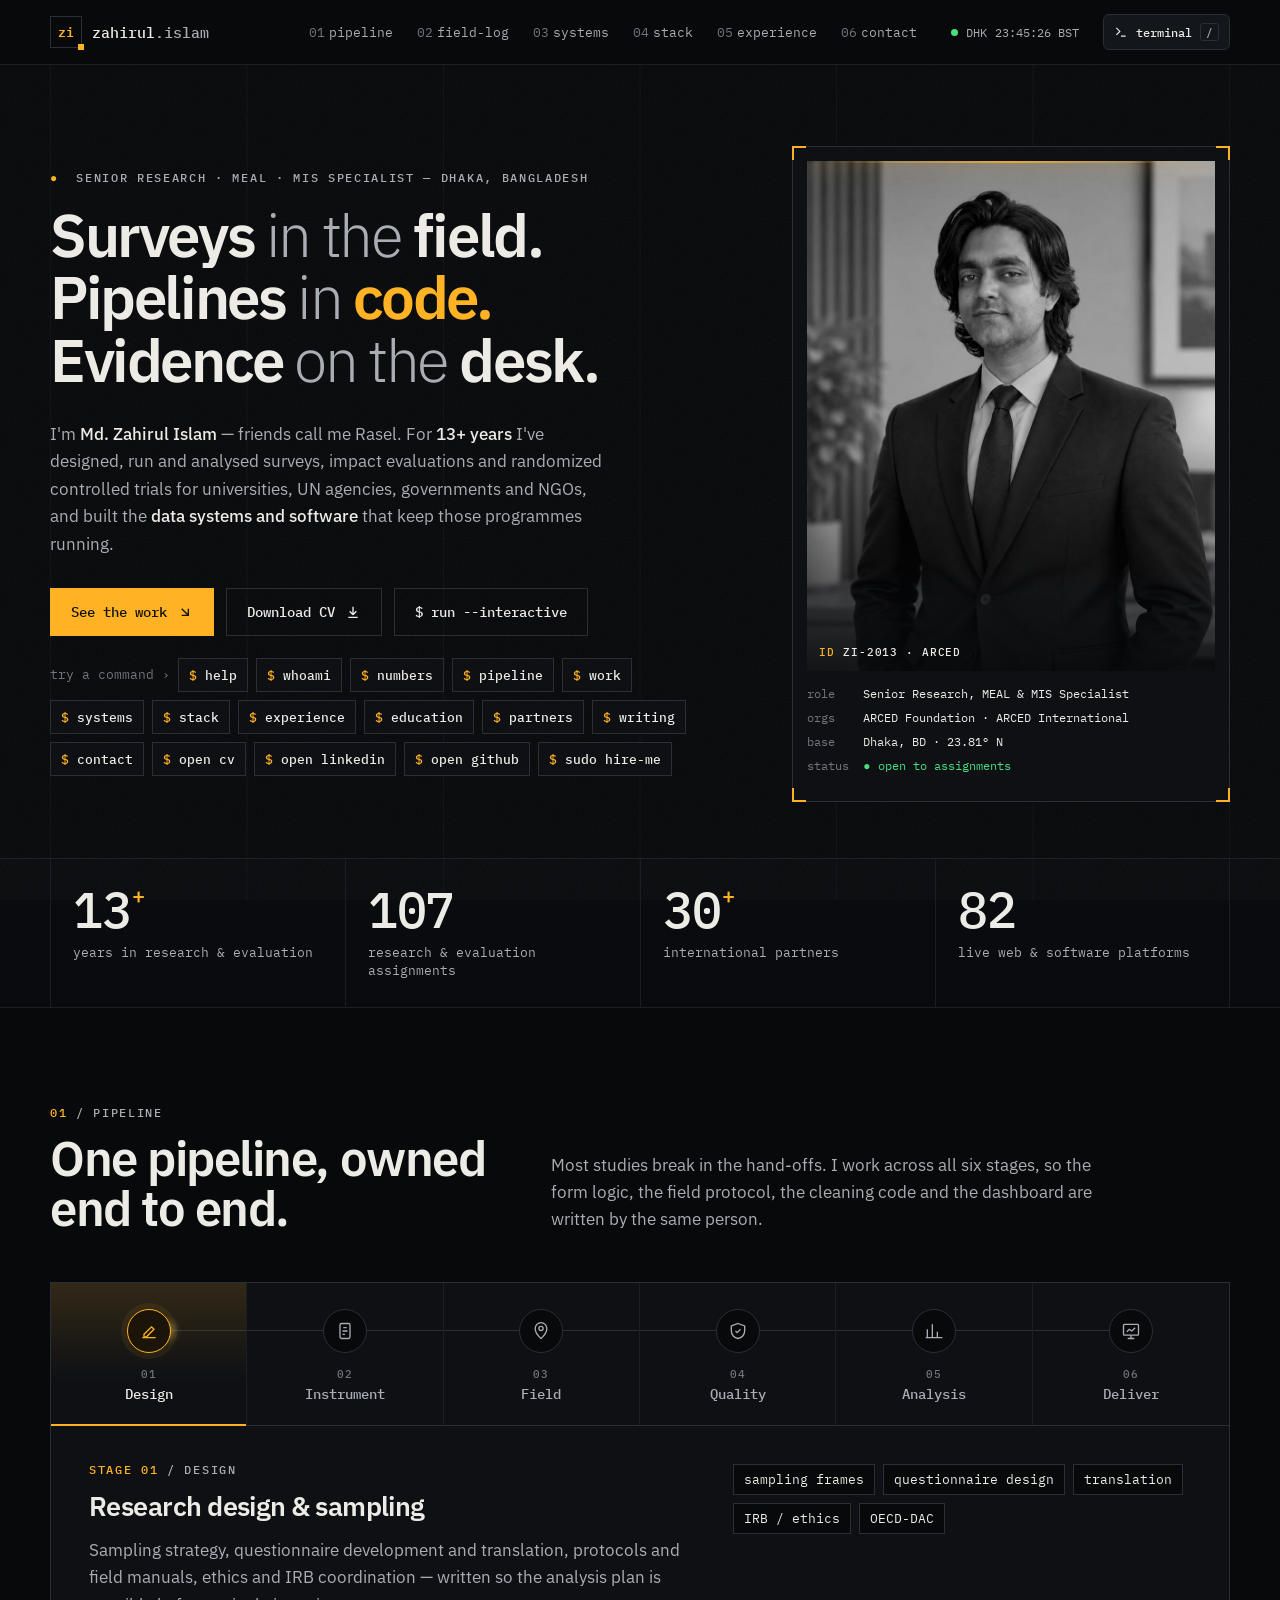
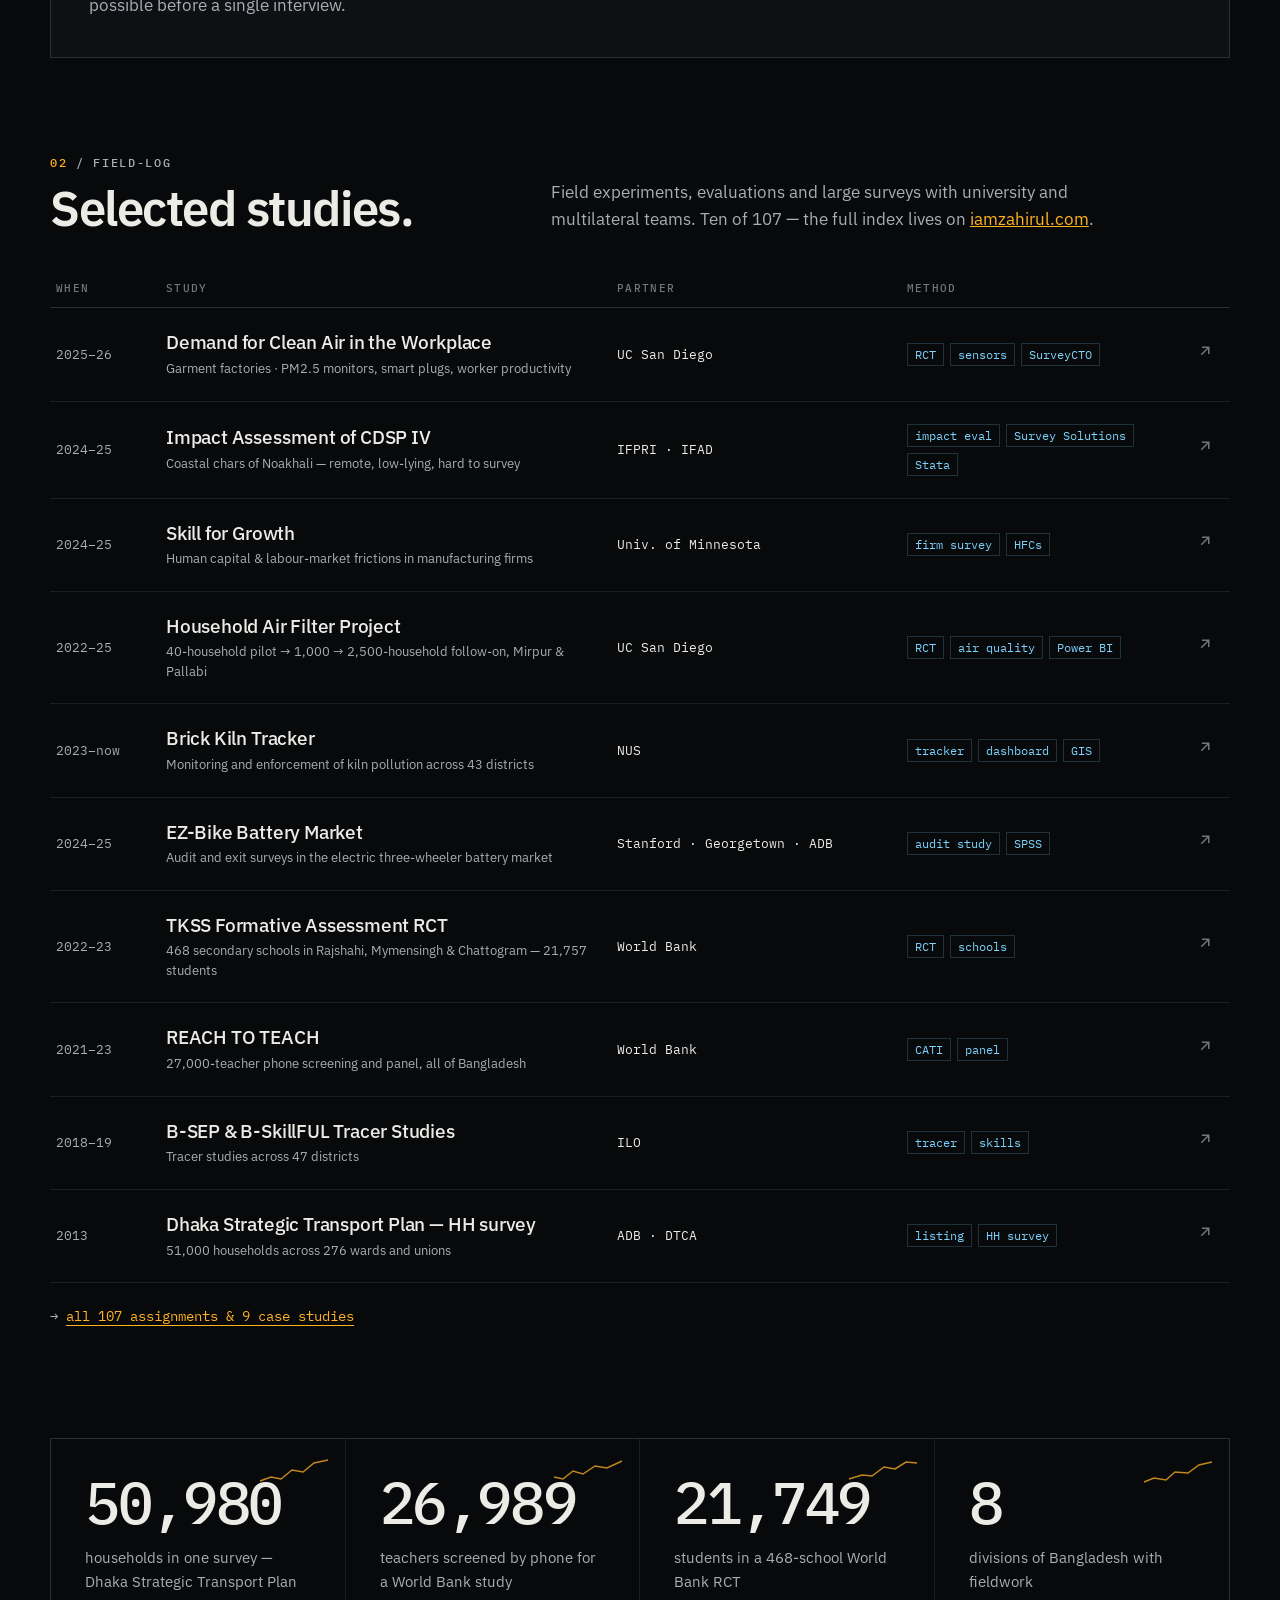
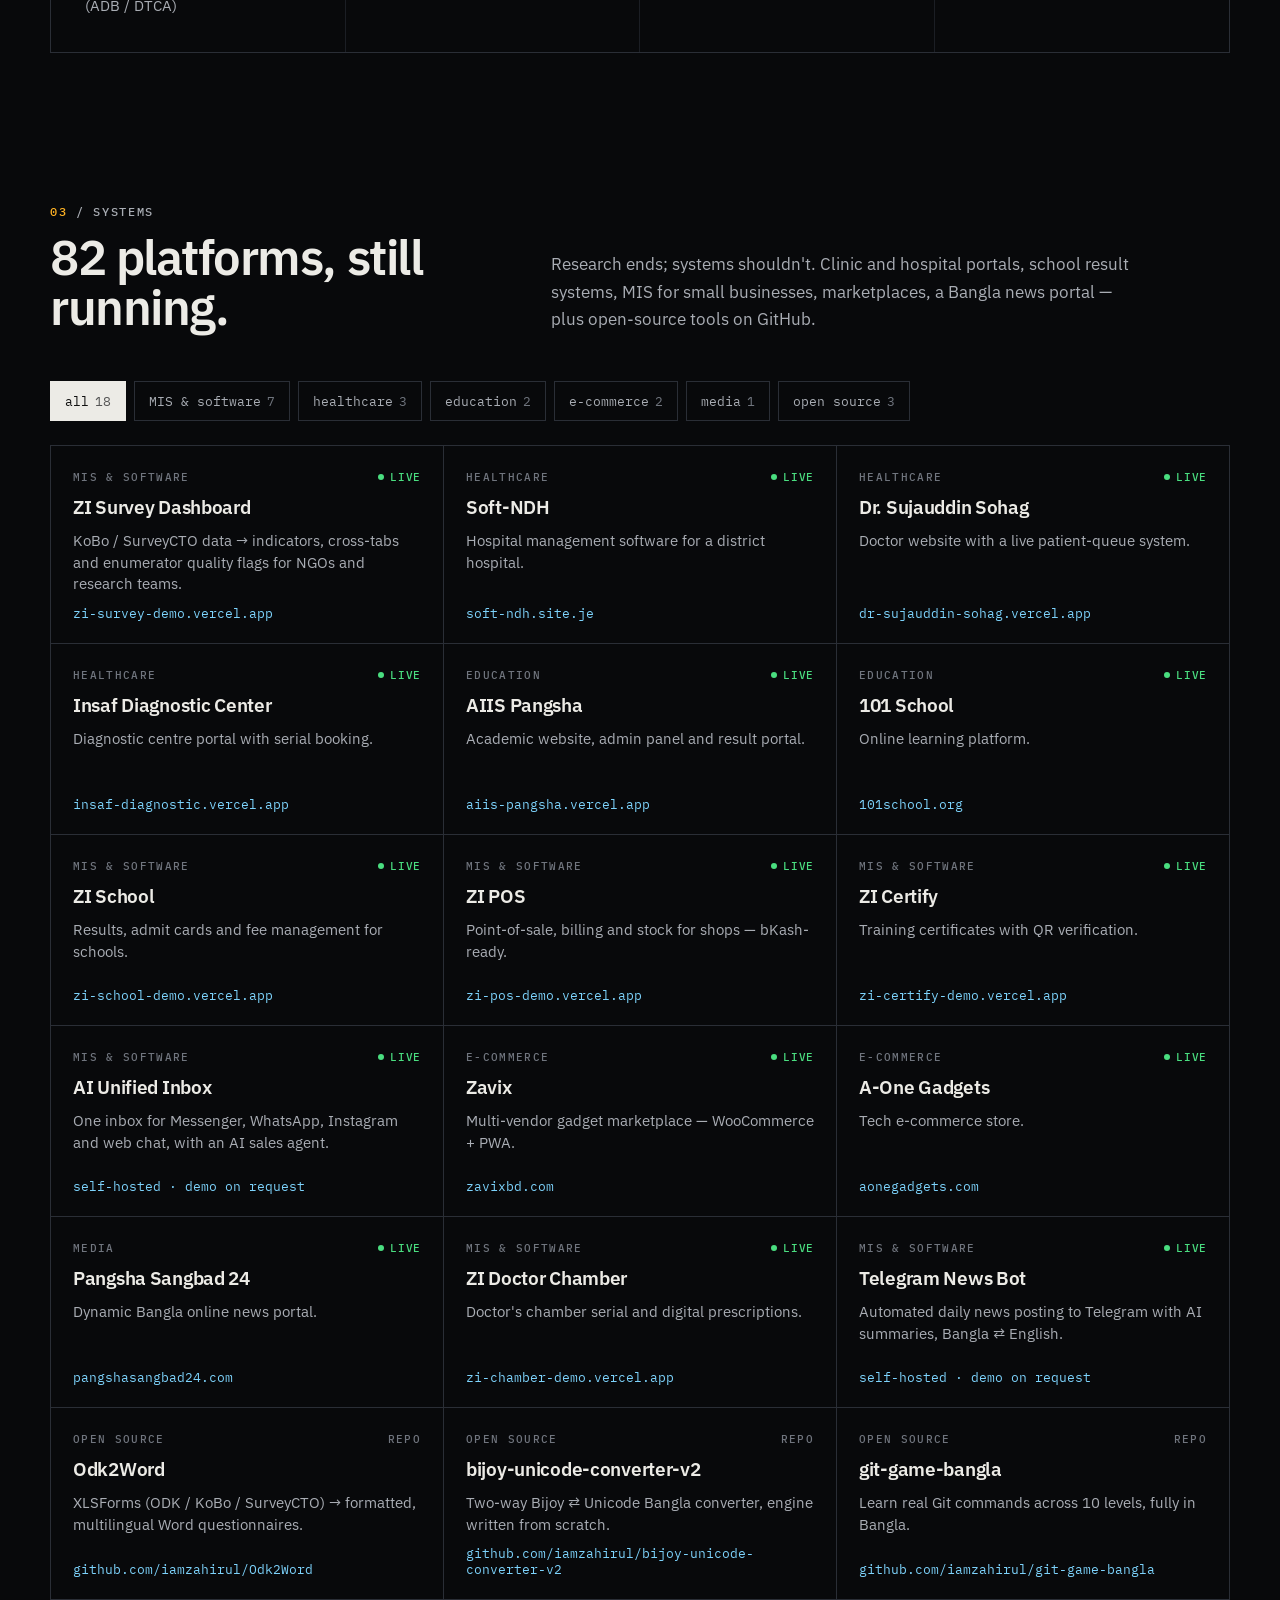
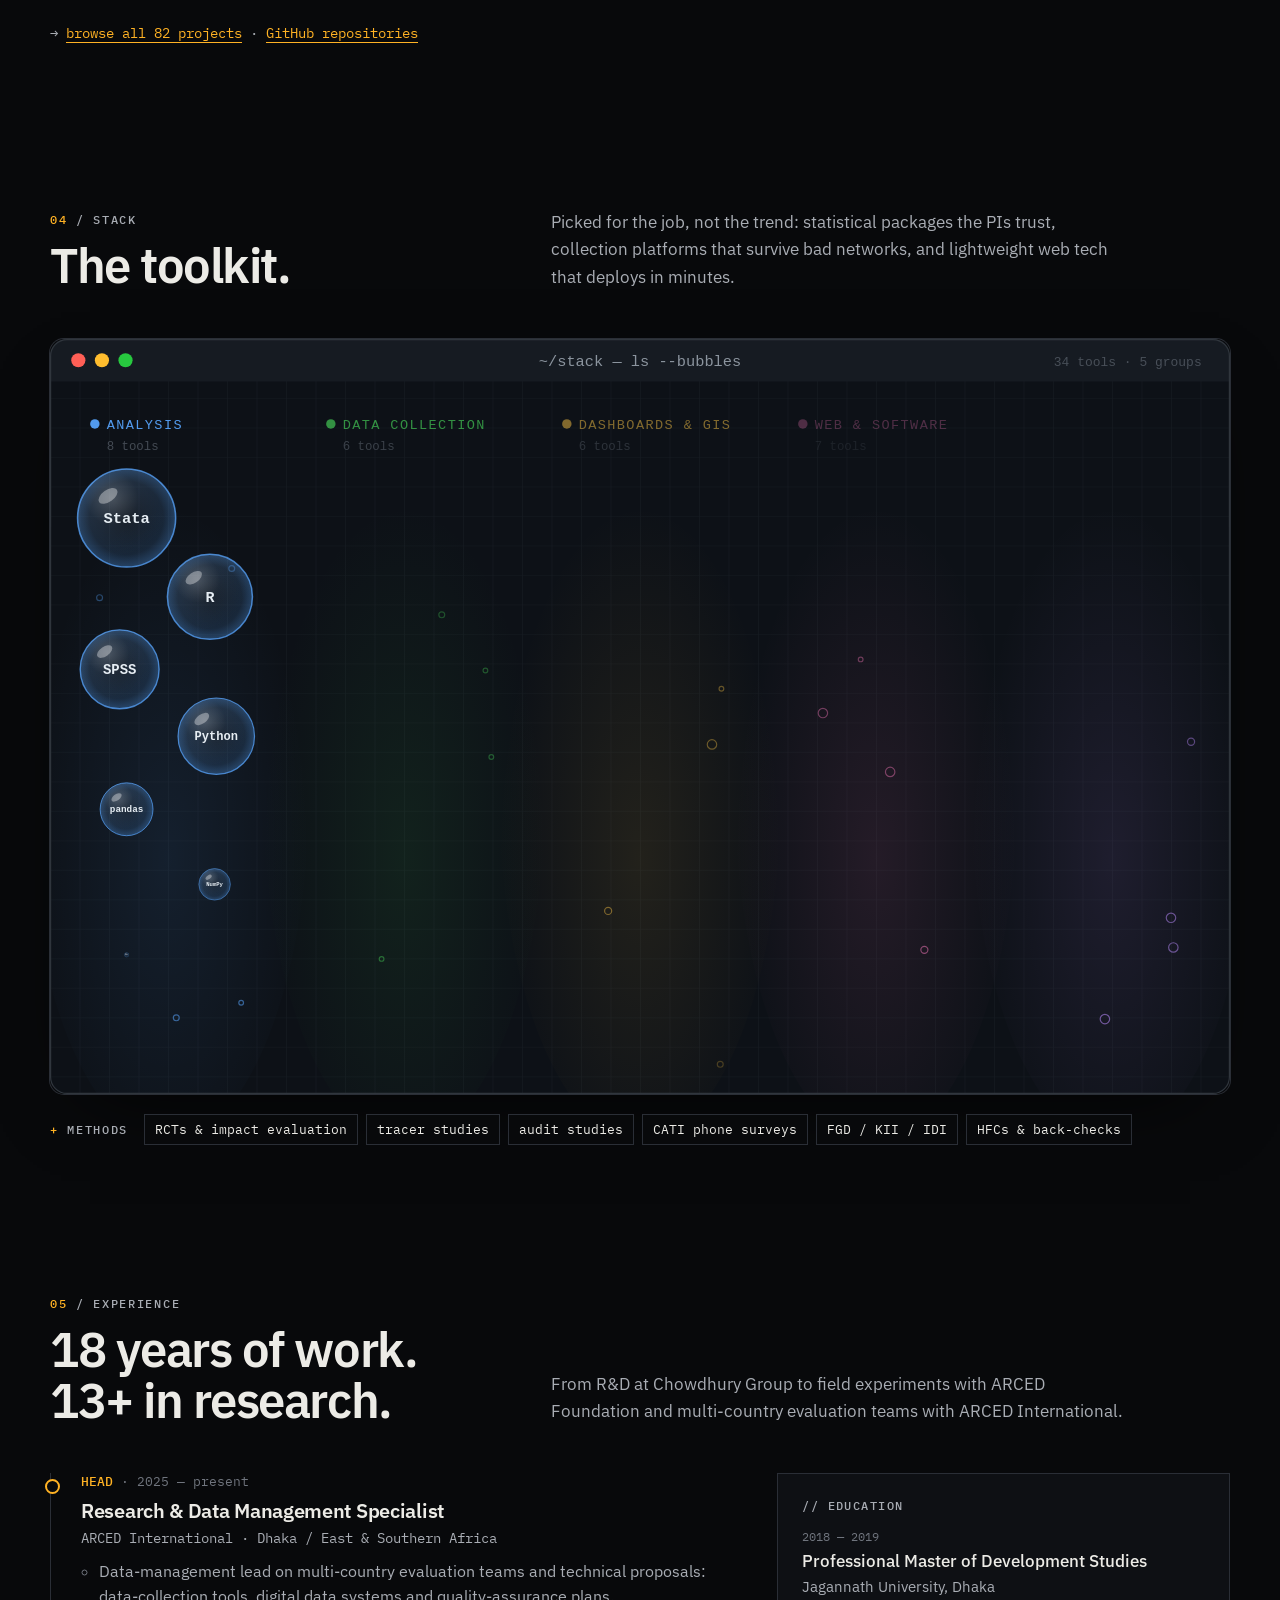
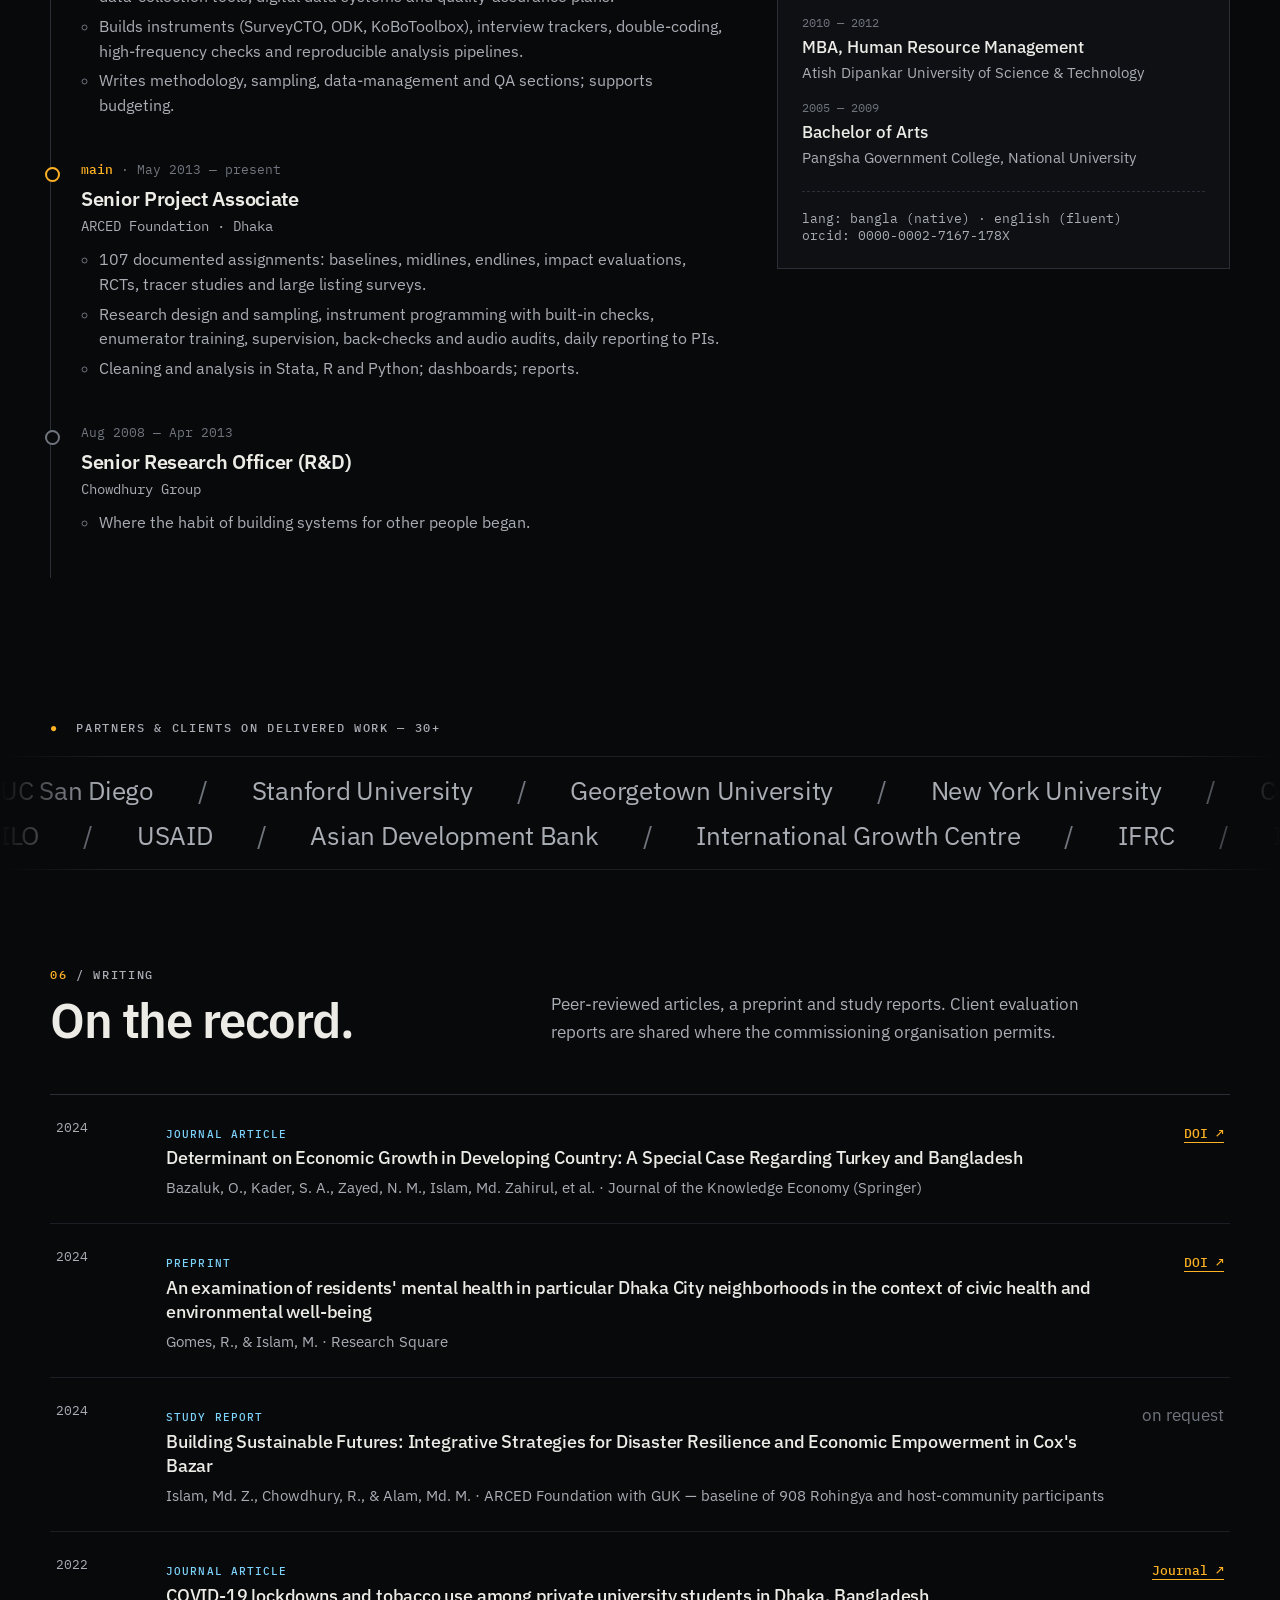
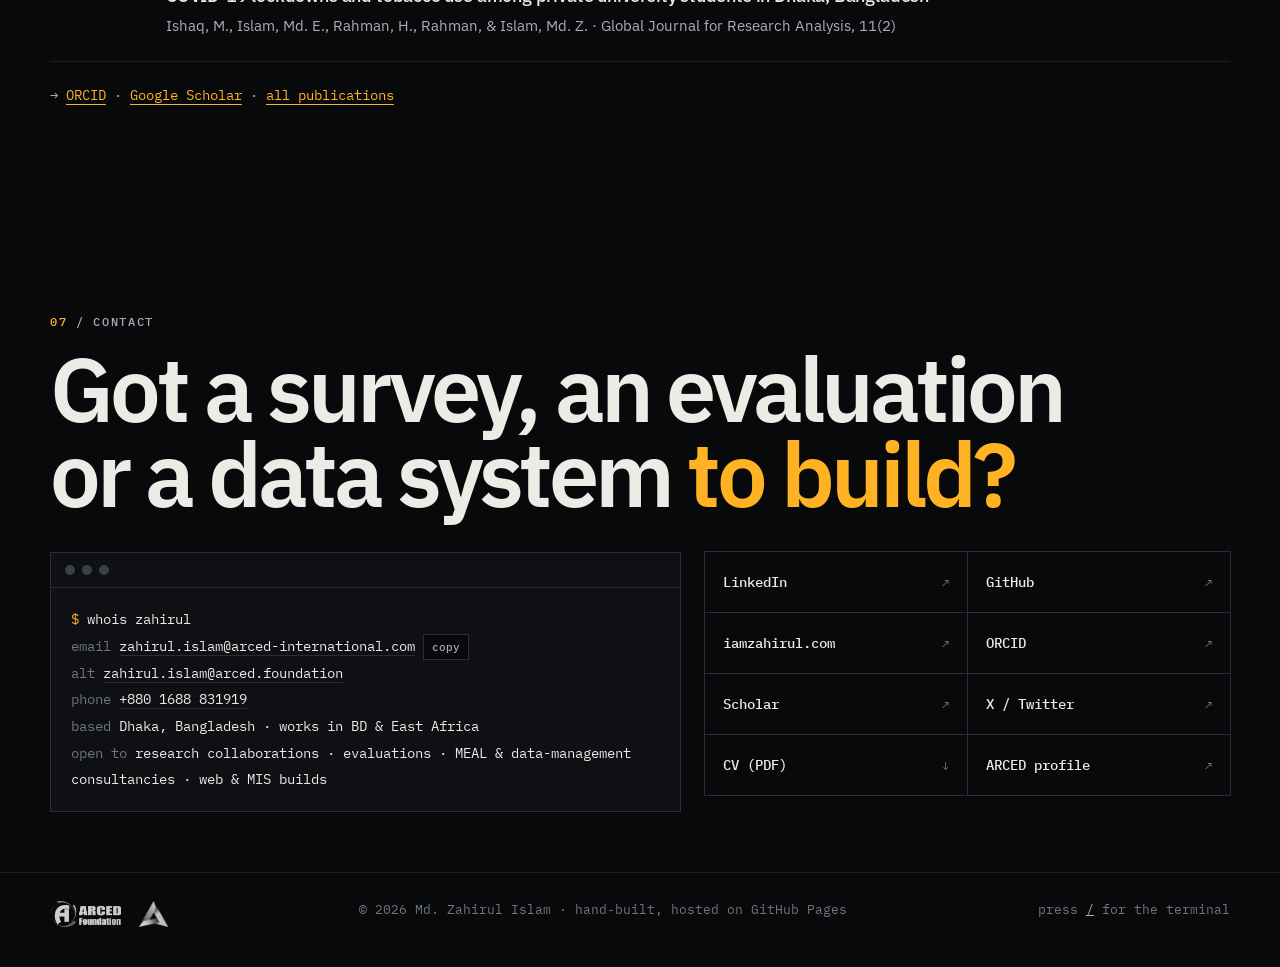
<file: index.html>
<!doctype html>
<html lang="en">
<head>
<meta charset="utf-8">
<meta name="viewport" content="width=device-width, initial-scale=1">
<title>Zahirul Islam — Research engineer · MEAL · MIS · Dhaka</title>
<meta name="description" content="Md. Zahirul Islam (Rasel): 13+ years running surveys, impact evaluations and RCTs for universities, UN agencies and NGOs — and building the data systems and software behind them. 107 assignments, 30+ partners, 82 live platforms.">
<meta name="author" content="Md. Zahirul Islam">
<link rel="canonical" href="https://iamzahirul.github.io/">
<meta name="theme-color" content="#08090b">
<meta property="og:type" content="website">
<meta property="og:url" content="https://iamzahirul.github.io/">
<meta property="og:title" content="Zahirul Islam — Surveys in the field. Pipelines in code. Evidence on the desk.">
<meta property="og:description" content="13+ years · 107 research & evaluation assignments · 30+ international partners · 82 live web & software platforms.">
<meta property="og:image" content="https://iamzahirul.github.io/assets/img/zahirul-square.jpg">
<meta name="twitter:card" content="summary">
<meta name="twitter:site" content="@raselnet97">
<link rel="icon" href="assets/img/icon-64.png" sizes="64x64">
<link rel="apple-touch-icon" href="assets/img/icon-180.png">
<link rel="preconnect" href="https://fonts.googleapis.com">
<link rel="preconnect" href="https://fonts.gstatic.com" crossorigin>
<link href="https://fonts.googleapis.com/css2?family=IBM+Plex+Mono:wght@400;500&family=IBM+Plex+Sans:wght@300;400;500;600&display=swap" rel="stylesheet">
<script type="application/ld+json">
{"@context":"https://schema.org","@type":"Person","name":"Md. Zahirul Islam","alternateName":["Zahirul Islam","Zahirul Islam Rasel"],"jobTitle":"Senior Research, MEAL & MIS Specialist","worksFor":[{"@type":"Organization","name":"ARCED Foundation","url":"https://arced.foundation"},{"@type":"Organization","name":"ARCED International","url":"https://arced-international.com"}],"address":{"@type":"PostalAddress","addressLocality":"Dhaka","addressCountry":"BD"},"url":"https://iamzahirul.github.io/","sameAs":["https://iamzahirul.com","https://www.linkedin.com/in/iamzahirul-com/","https://github.com/iamzahirul","https://orcid.org/0000-0002-7167-178X","https://x.com/raselnet97"]}
</script>
<style>
:root{
  --bg:#08090b; --bg2:#0e1014; --bg3:#13161b;
  --line:#1b1e24; --line2:#2a2e36;
  --fg:#ecebe6; --fg2:#a9adb4; --fg3:#70757e;
  --amber:#ffb224; --amber-dim:#ffb22426; --cyan:#7dd3fc; --ok:#4ade80;
  --sans:"IBM Plex Sans",system-ui,-apple-system,"Segoe UI",sans-serif;
  --mono:"IBM Plex Mono",ui-monospace,SFMono-Regular,Menlo,Consolas,monospace;
  --wrap:1180px; --pad:clamp(16px,4vw,40px);
  --ease:cubic-bezier(.2,.8,.2,1);
}
*{box-sizing:border-box}
html{scroll-behavior:smooth;-webkit-text-size-adjust:100%}
body{margin:0;background:var(--bg);color:var(--fg);font:400 17px/1.6 var(--sans);-webkit-font-smoothing:antialiased;overflow-x:hidden}
body::before{content:"";position:fixed;inset:0;pointer-events:none;z-index:0;opacity:.05;
  background-image:url("data:image/svg+xml,%3Csvg xmlns='http://www.w3.org/2000/svg' width='160' height='160'%3E%3Cfilter id='n'%3E%3CfeTurbulence type='fractalNoise' baseFrequency='.85' numOctaves='2' stitchTiles='stitch'/%3E%3C/filter%3E%3Crect width='100%25' height='100%25' filter='url(%23n)'/%3E%3C/svg%3E")}
.guides{position:fixed;inset:0;pointer-events:none;z-index:0;display:flex;justify-content:center}
.guides i{width:min(var(--wrap),100% - 2*var(--pad));height:100%;
  background:linear-gradient(90deg,var(--line) 1px,transparent 1px) 0 0/calc(100%/6) 100%;border-right:1px solid var(--line);opacity:.55}
a{color:inherit}
img{max-width:100%;display:block}
::selection{background:var(--amber);color:#111}
:focus-visible{outline:2px solid var(--amber);outline-offset:3px;border-radius:2px}
.skip{position:absolute;left:-999px;top:8px;background:var(--amber);color:#111;padding:8px 14px;z-index:100;font:500 14px var(--mono)}
.skip:focus{left:8px}
.wrap{position:relative;z-index:1;width:min(var(--wrap),100% - 2*var(--pad));margin-inline:auto}
.mono{font-family:var(--mono)}
.label{font:500 12px/1 var(--mono);letter-spacing:.14em;text-transform:uppercase;color:var(--fg2)}
.label b{color:var(--amber);font-weight:500}

/* nav */
header.top{position:sticky;top:0;z-index:50;backdrop-filter:blur(10px);-webkit-backdrop-filter:blur(10px);background:#08090bcc;border-bottom:1px solid var(--line)}
.top .wrap{display:flex;align-items:center;gap:24px;height:64px}
.brand{display:flex;align-items:center;gap:10px;text-decoration:none;font:500 15px var(--mono)}
.brand .mk{display:grid;place-items:center;width:32px;height:32px;border:1px solid var(--line2);font:600 13px var(--mono);color:var(--amber);position:relative}
.brand .mk::after{content:"";position:absolute;right:-3px;bottom:-3px;width:6px;height:6px;background:var(--amber)}
.brand span{color:var(--fg2)} .brand span b{color:var(--fg);font-weight:500}
nav.links{display:flex;gap:4px;margin-left:auto}
nav.links a{font:400 13px var(--mono);color:var(--fg2);text-decoration:none;padding:10px 10px;border-radius:4px;transition:color .2s}
nav.clinks a:hover{color:var(--fg)} nav.links a i{font-style:normal;color:var(--fg3);margin-right:4px}
.clock{font:400 12px var(--mono);color:var(--fg2);display:flex;align-items:center;gap:8px;white-space:nowrap}
.dot{width:7px;height:7px;border-radius:50%;background:var(--ok);box-shadow:0 0 0 0 #4ade8066;animation:pulse 2s infinite}
@keyframes pulse{0%{box-shadow:0 0 0 0 #4ade8066}70%{box-shadow:0 0 0 8px #4ade8000}100%{box-shadow:0 0 0 0 #4ade8000}}
.kbtn{font:500 12px var(--mono);color:var(--fg);background:var(--bg3);border:1px solid var(--line2);padding:8px 10px;border-radius:6px;cursor:pointer;display:flex;gap:8px;align-items:center;min-height:36px}
.kbtn:hover{border-color:var(--amber)}
.kbtn kbd{font:inherit;color:var(--fg2);border:1px solid var(--line2);border-radius:3px;padding:1px 5px;font-size:11px}
.menu{display:none}

/* hero */
.hero{padding:clamp(48px,9vh,110px) 0 56px;position:relative}
.hero .wrap{display:grid;grid-template-columns:minmax(0,1.55fr) minmax(0,1fr);gap:clamp(28px,5vw,72px);align-items:center}
.hero h1{font-weight:600;font-size:clamp(2.4rem,4.7vw,4.6rem);line-height:.98;letter-spacing:-.04em;margin:22px 0 26px}
.ln{display:block;overflow:hidden;padding-bottom:.06em}
.ln>span{display:inline-block;transform:translateY(105%);transition:transform 1s var(--ease)}
.ready .ln>span{transform:none}
.ln:nth-child(2)>span{transition-delay:.12s}.ln:nth-child(3)>span{transition-delay:.24s}
.hero h1 em{font-style:normal;color:var(--amber)}
.hero h1 .thin{font-weight:300;color:var(--fg2)}
.lede{max-width:56ch;color:var(--fg2);font-size:clamp(16px,1.35vw,18.5px);margin:0 0 30px}
.lede b{color:var(--fg);font-weight:500}
.ctas{display:flex;flex-wrap:wrap;gap:12px}
.btn{display:inline-flex;align-items:center;gap:10px;min-height:48px;padding:0 20px;font:500 14px var(--mono);text-decoration:none;border:1px solid var(--line2);color:var(--fg);background:transparent;cursor:pointer;transition:background .2s,border-color .2s,transform .2s var(--ease)}
.btn:hover{border-color:var(--fg2)} .btn:active{transform:scale(.98)}
.btn.pri{background:var(--amber);border-color:var(--amber);color:#111}
.btn.pri:hover{background:#ffc04d}
.btn svg{width:16px;height:16px}

.idcard{position:relative;border:1px solid var(--line2);background:var(--bg2);padding:14px}
.idcard .ph{position:relative;aspect-ratio:4/5;overflow:hidden;background:#111}
.idcard img{width:100%;height:100%;object-fit:cover;object-position:50% 18%;filter:grayscale(1) contrast(1.08) brightness(.92);transition:filter .8s var(--ease),transform 1.2s var(--ease)}
.idcard:hover img{filter:none;transform:scale(1.03)}
.idcard .ph::after{content:"";position:absolute;inset:0;background:linear-gradient(180deg,transparent 55%,#08090bdd)}
.scan{position:absolute;left:0;right:0;height:2px;background:linear-gradient(90deg,transparent,var(--amber),transparent);box-shadow:0 0 18px var(--amber);top:0;animation:scan 4.5s var(--ease) infinite;z-index:2;opacity:.8}
@keyframes scan{0%{top:0;opacity:0}10%{opacity:.85}90%{opacity:.85}100%{top:100%;opacity:0}}
.corner{position:absolute;width:14px;height:14px;border-color:var(--amber);border-style:solid;z-index:3}
.c1{top:-1px;left:-1px;border-width:2px 0 0 2px}.c2{top:-1px;right:-1px;border-width:2px 2px 0 0}.c3{bottom:-1px;left:-1px;border-width:0 0 2px 2px}.c4{bottom:-1px;right:-1px;border-width:0 2px 2px 0}
.meta{display:grid;grid-template-columns:auto 1fr;gap:6px 14px;font:400 12px/1.5 var(--mono);margin-top:14px}
.meta dt{color:var(--fg3)} .meta dd{margin:0;color:var(--fg)}
.meta .ok{color:var(--ok)}
.ph .tag{position:absolute;left:12px;bottom:12px;z-index:3;font:500 11px var(--mono);color:var(--fg);letter-spacing:.08em}
.ph .tag b{color:var(--amber);font-weight:500}

/* metrics */
.metrics{border-block:1px solid var(--line);background:#0b0c0fcc}
.metrics .wrap{display:grid;grid-template-columns:repeat(4,1fr)}
.metric{padding:26px 22px;border-left:1px solid var(--line)}
.metric:last-child{border-right:1px solid var(--line)}
.metric .n{font:500 clamp(2rem,4vw,3.1rem)/1 var(--mono);letter-spacing:-.03em;font-variant-numeric:tabular-nums}
.metric .n sup{font-size:.45em;color:var(--amber);vertical-align:top;margin-left:2px}
.metric p{margin:10px 0 0;font:400 13px/1.4 var(--mono);color:var(--fg2)}

/* sections */
section{position:relative;z-index:1;padding:clamp(72px,11vh,130px) 0}
.sh{display:grid;grid-template-columns:minmax(0,1fr) minmax(0,1.5fr);gap:24px 48px;align-items:end;margin-bottom:48px}
.sh h2{margin:14px 0 0;font-weight:600;font-size:clamp(1.9rem,3.8vw,3.1rem);line-height:1.04;letter-spacing:-.03em}
.sh p{margin:0;color:var(--fg2);max-width:58ch}
.rv{opacity:0;transform:translateY(22px);transition:opacity .9s var(--ease),transform .9s var(--ease)}
.rv.in{opacity:1;transform:none}

/* pipeline */
.pipe{border:1px solid var(--line2);background:var(--bg2)}
.stages{position:relative;display:grid;grid-template-columns:repeat(6,1fr);border-bottom:1px solid var(--line2)}
.rail{position:absolute;left:8.33%;right:8.33%;top:47px;height:1px;background:var(--line2);pointer-events:none}
.rail .pk{position:absolute;top:-2px;left:0;width:22px;height:5px;border-radius:3px;background:var(--amber);box-shadow:0 0 12px var(--amber);animation:flow 5.5s linear infinite}
.rail .pk:nth-child(2){animation-delay:-1.8s;background:var(--cyan);box-shadow:0 0 12px var(--cyan)}
.rail .pk:nth-child(3){animation-delay:-3.7s}
@keyframes flow{from{left:0;opacity:0}6%{opacity:1}94%{opacity:1}to{left:calc(100% - 22px);opacity:0}}
.stage{position:relative;background:none;border:0;border-right:1px solid var(--line);color:var(--fg2);text-align:center;padding:26px 8px 22px;cursor:pointer;font:inherit;min-height:44px;transition:background .3s,color .3s}
.stage:last-child{border-right:0}
.stage .node{display:grid;place-items:center;width:44px;height:44px;margin:0 auto 14px;border:1px solid var(--line2);background:var(--bg);border-radius:50%;position:relative;z-index:1;transition:border-color .3s,background .3s,box-shadow .3s}
.stage svg{width:20px;height:20px;stroke:currentColor;fill:none;stroke-width:1.6}
.stage .sn{display:block;font:500 11px var(--mono);color:var(--fg3);letter-spacing:.1em}
.stage .st{display:block;font:500 14px var(--mono);margin-top:4px}
.stage:hover{color:var(--fg)}
.stage[aria-selected="true"]{color:var(--fg);background:linear-gradient(180deg,var(--amber-dim),transparent 70%)}
.stage[aria-selected="true"] .node{border-color:var(--amber);background:#1b1408;color:var(--amber);box-shadow:0 0 0 6px #ffb22412}
.stage .bar{position:absolute;left:0;bottom:-1px;height:2px;width:0;background:var(--amber)}
.stage[aria-selected="true"] .bar{animation:fill var(--cycle,5s) linear forwards}
.paused .stage[aria-selected="true"] .bar{animation:none;width:100%}
@keyframes fill{to{width:100%}}
.detail{display:grid;grid-template-columns:minmax(0,1.3fr) minmax(0,1fr);gap:24px 48px;padding:clamp(22px,3vw,38px)}
.detail h3{margin:8px 0 10px;font-weight:600;font-size:clamp(1.3rem,2.2vw,1.7rem);letter-spacing:-.02em}
.detail p{margin:0;color:var(--fg2)}
.detail .tools{display:flex;flex-wrap:wrap;gap:8px;align-content:flex-start}
.chip{font:400 13px var(--mono);color:var(--fg);border:1px solid var(--line2);padding:6px 10px;background:var(--bg);transition:border-color .2s,color .2s}
.chip:hover{border-color:var(--amber);color:var(--amber)}
.swap{animation:swap .5s var(--ease)}
@keyframes swap{from{opacity:0;transform:translateY(8px)}to{opacity:1;transform:none}}

/* field log */
.log{border-top:1px solid var(--line2)}
.row{display:grid;grid-template-columns:90px minmax(0,1.6fr) minmax(0,1fr) minmax(0,1fr) 28px;gap:20px;align-items:center;padding:22px 6px;border-bottom:1px solid var(--line);text-decoration:none;position:relative;transition:background .3s,padding .3s var(--ease)}
.row::before{content:"";position:absolute;left:0;top:-1px;bottom:-1px;width:2px;background:var(--amber);transform:scaleY(0);transition:transform .35s var(--ease)}
.row.rv{transition:opacity .8s var(--ease) var(--d,0ms),transform .8s var(--ease) var(--d,0ms),background .3s,padding .3s var(--ease)}
.row:hover{background:linear-gradient(90deg,#ffb2240d,transparent 60%);padding-left:18px}
.row:hover::before{transform:scaleY(1)}
.row .yr{font:400 13px var(--mono);color:var(--fg2)}
.row .ti{font-weight:500;font-size:clamp(16px,1.5vw,19px);letter-spacing:-.01em;line-height:1.3}
.row .ti small{display:block;font:400 13px/1.5 var(--sans);color:var(--fg2);margin-top:4px;letter-spacing:0}
.row .pt{font:400 13px var(--mono);color:var(--fg)}
.row .tg{display:flex;flex-wrap:wrap;gap:6px}
.row .tg span{font:400 11.5px var(--mono);color:var(--cyan);border:1px solid #7dd3fc33;padding:3px 7px}
.row .ar{color:var(--fg3);transition:transform .3s var(--ease),color .3s}
.row:hover .ar{color:var(--amber);transform:translate(3px,-3px)}
.row .ar svg{width:18px;height:18px}
.loghead{display:grid;grid-template-columns:90px minmax(0,1.6fr) minmax(0,1fr) minmax(0,1fr) 28px;gap:20px;padding:0 6px 12px}
.loghead span{font:500 11px var(--mono);letter-spacing:.12em;text-transform:uppercase;color:var(--fg3)}
.more{margin-top:24px;font:400 14px var(--mono);color:var(--fg2)}
.more a{color:var(--amber);text-underline-offset:4px}

/* scale */
.scale{display:grid;grid-template-columns:repeat(4,1fr);border:1px solid var(--line2)}
.sc{padding:clamp(22px,3vw,34px);border-right:1px solid var(--line);position:relative;overflow:hidden}
.sc:last-child{border-right:0}
.sc .n{font:500 clamp(2.2rem,4.6vw,3.8rem)/1 var(--mono);letter-spacing:-.04em;color:var(--fg);font-variant-numeric:tabular-nums}
.sc p{margin:14px 0 0;color:var(--fg2);font-size:15px}
.sc .spark{position:absolute;right:16px;top:18px;width:70px;height:28px;stroke:var(--amber);fill:none;stroke-width:1.5;opacity:.75}
.sc .spark path{stroke-dasharray:140;stroke-dashoffset:140;transition:stroke-dashoffset 1.6s var(--ease) .3s}
.in .sc .spark path,.sc.in .spark path{stroke-dashoffset:0}

/* systems */
.filters{display:flex;flex-wrap:wrap;gap:8px;margin-bottom:24px}
.filters button{font:400 13px var(--mono);color:var(--fg2);background:transparent;border:1px solid var(--line2);padding:0 14px;min-height:40px;cursor:pointer;transition:all .2s}
.filters button:hover{color:var(--fg)}
.filters button[aria-pressed="true"]{color:#111;background:var(--fg);border-color:var(--fg)}
.filters button i{font-style:normal;color:var(--fg3);margin-left:6px}
.filters button[aria-pressed="true"] i{color:#555}
.grid{display:grid;grid-template-columns:repeat(3,1fr);gap:1px;padding:1px}
.card{position:relative;background:var(--bg);box-shadow:0 0 0 1px var(--line2);padding:24px 22px 22px;text-decoration:none;display:flex;flex-direction:column;gap:10px;min-height:190px;overflow:hidden;transition:background .3s}
.card::before{content:"";position:absolute;inset:0;background:radial-gradient(320px circle at var(--mx,50%) var(--my,50%),#ffb2241a,transparent 60%);opacity:0;transition:opacity .3s;pointer-events:none}
.card:hover::before{opacity:1}
.card:hover{background:var(--bg2)}
.card .cat{font:500 11px var(--mono);letter-spacing:.12em;text-transform:uppercase;color:var(--fg3);display:flex;justify-content:space-between}
.card .cat .live{color:var(--ok);display:flex;gap:6px;align-items:center;letter-spacing:.06em}
.card .cat .live::before{content:"";width:6px;height:6px;border-radius:50%;background:var(--ok)}
.card h3{margin:2px 0 0;font-size:19px;font-weight:600;letter-spacing:-.015em;line-height:1.25}
.card p{margin:0;color:var(--fg2);font-size:14.5px;line-height:1.5}
.card .url{margin-top:auto;font:400 12.5px var(--mono);color:var(--cyan);overflow-wrap:anywhere}
.card.hide{display:none}
.card.pop{animation:swap .45s var(--ease) both}

/* stack */
.stack{display:grid;grid-template-columns:repeat(3,1fr);gap:1px;padding:1px}
.grp{background:var(--bg);box-shadow:0 0 0 1px var(--line2);padding:24px 22px}
.grp h3{margin:0 0 4px;font:500 12px var(--mono);letter-spacing:.12em;text-transform:uppercase;color:var(--amber)}
.grp .path{font:400 12px var(--mono);color:var(--fg3);margin-bottom:14px}
.grp ul{list-style:none;margin:0;padding:0;display:flex;flex-wrap:wrap;gap:8px}

.bubbles{margin:0;border-radius:14px;overflow:hidden;box-shadow:0 0 0 1px var(--line2),0 30px 80px -40px #000}
.bubbles img{width:100%;height:auto}
.methods{display:flex;flex-wrap:wrap;align-items:center;gap:10px 16px;margin-top:20px}
.methods ul{list-style:none;margin:0;padding:0;display:flex;flex-wrap:wrap;gap:8px}
/* experience */
.xp{display:grid;grid-template-columns:minmax(0,1.5fr) minmax(0,1fr);gap:48px}
.commits{border-left:1px solid var(--line2);padding-left:0;margin:0;list-style:none}
.commit{position:relative;padding:0 0 38px 30px}
.commit::before{content:"";position:absolute;left:-6px;top:6px;width:11px;height:11px;border-radius:50%;background:var(--bg);border:2px solid var(--amber)}
.commit.past::before{border-color:var(--fg3)}
.commit .h{font:400 12.5px var(--mono);color:var(--fg3)}
.commit .h b{color:var(--amber);font-weight:500}
.commit h3{margin:6px 0 2px;font-size:20px;font-weight:600;letter-spacing:-.015em}
.commit .org{font:400 14px var(--mono);color:var(--fg2)}
.commit ul{margin:12px 0 0;padding-left:18px;color:var(--fg2);font-size:15.5px}
.commit li{margin:5px 0}
.commit li::marker{color:var(--fg3)}
.edu{align-self:start;border:1px solid var(--line2);background:var(--bg2);padding:24px}
.edu h3{margin:0 0 16px;font:500 12px var(--mono);letter-spacing:.12em;text-transform:uppercase;color:var(--fg2)}
.edu dl{margin:0}
.edu dt{font:400 12px var(--mono);color:var(--fg3);margin-top:16px}
.edu dt:first-child{margin-top:0}
.edu dd{margin:4px 0 0;font-weight:500}
.edu dd span{display:block;font-weight:400;color:var(--fg2);font-size:14.5px}
.langs{margin-top:22px;padding-top:18px;border-top:1px dashed var(--line2);font:400 13px var(--mono);color:var(--fg2)}

/* partners */
.marquee{overflow:hidden;border-block:1px solid var(--line);padding:18px 0;-webkit-mask-image:linear-gradient(90deg,transparent,#000 8%,#000 92%,transparent);mask-image:linear-gradient(90deg,transparent,#000 8%,#000 92%,transparent)}
.mrow{display:flex;gap:44px;width:max-content;animation:mq 60s linear infinite}
.mrow.rev{animation-direction:reverse;animation-duration:70s;margin-top:14px}
.marquee:hover .mrow{animation-play-state:paused}
.mrow span{font:400 clamp(18px,2.2vw,26px)/1.2 var(--sans);color:var(--fg2);white-space:nowrap;letter-spacing:-.01em}
.mrow span::after{content:"/";color:var(--fg3);margin-left:44px}
@keyframes mq{to{transform:translateX(-50%)}}

/* writing */
.pubs{list-style:none;margin:0;padding:0;border-top:1px solid var(--line2)}
.pub{display:grid;grid-template-columns:90px minmax(0,1fr) auto;gap:20px;padding:24px 6px;border-bottom:1px solid var(--line)}
.pub .yr{font:400 13px var(--mono);color:var(--fg2)}
.pub h3{margin:0;font-size:18px;font-weight:500;letter-spacing:-.01em;line-height:1.35}
.pub p{margin:6px 0 0;color:var(--fg2);font-size:14.5px}
.pub .k{font:500 11px var(--mono);letter-spacing:.1em;text-transform:uppercase;color:var(--cyan)}
.pub a.doi{font:500 13px var(--mono);color:var(--amber);white-space:nowrap;text-underline-offset:4px;align-self:start;padding:6px 0}

/* contact */
.contact{padding-bottom:60px}
.big{font-weight:600;font-size:clamp(2.4rem,7vw,6.2rem);line-height:.95;letter-spacing:-.045em;margin:18px 0 36px}
.big em{font-style:normal;color:var(--amber)}
.cgrid{display:grid;grid-template-columns:minmax(0,1.2fr) minmax(0,1fr);gap:24px}
.console{border:1px solid var(--line2);background:var(--bg2);font:400 14px/1.9 var(--mono)}
.console .bar{display:flex;gap:7px;padding:12px 14px;border-bottom:1px solid var(--line2)}
.console .bar i{width:10px;height:10px;border-radius:50%;background:#3a3f48}
.console .body{padding:18px 20px}
.console .p{color:var(--amber)} .console .c{color:var(--fg3)}
.console a{color:var(--fg);text-decoration-color:var(--line2);text-underline-offset:4px}
.console a:hover{color:var(--cyan)}
.copy{margin-left:8px;font:500 11px var(--mono);color:var(--fg2);background:var(--bg);border:1px solid var(--line2);padding:2px 8px;cursor:pointer;min-height:26px}
.copy:hover{color:var(--amber);border-color:var(--amber)}
.clinks{display:grid;grid-template-columns:1fr 1fr;gap:1px;align-content:start}
.clinks a{box-shadow:0 0 0 1px var(--line2);display:flex;justify-content:space-between;align-items:center;gap:10px;background:var(--bg);padding:18px;text-decoration:none;font:500 14px var(--mono);min-height:60px;transition:background .2s,color .2s}
.clinks a:hover{background:var(--bg2);color:var(--amber)}
.clinks a span{color:var(--fg3);font-weight:400;font-size:12px}
footer{position:relative;z-index:1;border-top:1px solid var(--line);padding:28px 0 40px}
footer .wrap{display:flex;flex-wrap:wrap;gap:12px 28px;justify-content:space-between;font:400 12.5px var(--mono);color:var(--fg3)}
footer a{color:var(--fg2)}
.orgs{display:flex;gap:18px;align-items:center}
.orgs img{height:26px;width:auto;opacity:.8;filter:grayscale(1) brightness(1.6)}
.orgs a:hover img{opacity:1;filter:none}

/* terminal modal */
.term{position:fixed;inset:0;z-index:90;display:none;place-items:center;background:#000a;padding:16px}
.term.open{display:grid;animation:fade .2s ease}
@keyframes fade{from{opacity:0}}
.tbox{width:min(760px,100%);height:min(520px,82vh);display:flex;flex-direction:column;background:#0a0b0e;border:1px solid var(--line2);box-shadow:0 30px 80px #000c;animation:rise .35s var(--ease)}
@keyframes rise{from{transform:translateY(16px) scale(.98);opacity:0}}
.tbar{display:flex;align-items:center;gap:8px;padding:10px 12px;border-bottom:1px solid var(--line2);font:400 12px var(--mono);color:var(--fg3)}
.tbar i{width:11px;height:11px;border-radius:50%;background:#ff5f56}.tbar i:nth-child(2){background:#ffbd2e}.tbar i:nth-child(3){background:#27c93f}
.tbar span{margin-left:auto;margin-right:auto}
.tbar button{background:none;border:0;color:var(--fg2);font:500 12px var(--mono);cursor:pointer;min-height:32px;padding:0 8px}
.tout{flex:1;overflow:auto;scrollbar-width:thin;scrollbar-color:var(--line2) transparent;padding:16px 18px;font:400 14px/1.7 var(--mono);color:var(--fg)}
.tout .p{color:var(--amber)} .tout .d{color:var(--fg2)} .tout .h{color:var(--cyan)} .tout a{color:var(--cyan)}
.try{display:flex;flex-wrap:wrap;align-items:center;gap:8px;margin-top:22px;max-width:640px;font:400 13px var(--mono);color:var(--fg3)}
.try button,.qbar button{font:500 12.5px var(--mono);color:var(--fg);background:var(--bg2);border:1px solid var(--line2);padding:0 10px;min-height:34px;cursor:pointer;transition:border-color .2s,color .2s,transform .2s var(--ease)}
.try button::before,.qbar button::before{content:"$ ";color:var(--amber)}
.try button:hover,.qbar button:hover{border-color:var(--amber);color:var(--amber)}
.try button:active,.qbar button:active{transform:scale(.97)}
.qbar{display:flex;flex-wrap:wrap;max-height:96px;overflow:auto;scrollbar-width:thin;scrollbar-color:var(--line2) transparent;align-items:center;gap:6px;padding:10px 18px;border-top:1px solid var(--line2);font:400 12px var(--mono);color:var(--fg3)}
.qbar button{min-height:30px;font-size:12px;padding:0 10px}
.tin{display:flex;gap:10px;align-items:center;padding:12px 18px;border-top:1px solid var(--line2);font:400 14px var(--mono)}
.tin label{color:var(--amber);white-space:nowrap}
.tin input{flex:1;min-width:0;background:transparent;border:0;color:var(--fg);font:inherit;outline:none;caret-color:var(--amber);min-height:32px}
.toast{position:fixed;left:50%;bottom:24px;transform:translate(-50%,20px);opacity:0;z-index:95;background:var(--fg);color:#111;font:500 13px var(--mono);padding:10px 16px;transition:all .3s var(--ease);pointer-events:none}
.toast.show{opacity:1;transform:translate(-50%,0)}

/* responsive */
@media (min-width:1021px){.hero h1 .ln{white-space:nowrap}}
@media (max-width:1020px){
  .hero h1{font-size:clamp(2.4rem,8vw,4.4rem)}
  nav.links{display:none}
  .menu{display:flex;margin-left:auto}
  .clock .t{display:none}
  .hero .wrap{grid-template-columns:1fr}
  .idcard{max-width:420px}
  .sh{grid-template-columns:1fr}
  .stages{grid-template-columns:repeat(3,1fr)}
  .stage:nth-child(4){border-right:0} .stage:nth-child(-n+4){border-bottom:1px solid var(--line)}
  .rail{display:none}
  .detail{grid-template-columns:1fr}
  .grid,.stack{grid-template-columns:repeat(2,1fr)}
  .scale{grid-template-columns:repeat(2,1fr)} .sc:nth-child(2){border-right:0} .sc:nth-child(-n+2){border-bottom:1px solid var(--line)}
  .xp,.cgrid{grid-template-columns:1fr}
  .row,.loghead{grid-template-columns:72px minmax(0,1fr) 24px}
  .row .pt,.row .tg,.loghead span:nth-child(3),.loghead span:nth-child(4){display:none}
}
@media (max-width:640px){
  body{font-size:16px}
  .metrics .wrap{grid-template-columns:repeat(2,1fr)}
  .metric{border-bottom:1px solid var(--line)} .metric:nth-child(2){border-right:1px solid var(--line)}
  .stages{grid-template-columns:repeat(2,1fr)}
  .stage{border-right:1px solid var(--line)!important;border-bottom:1px solid var(--line)} .stage:nth-child(2n){border-right:0!important}
  .grid,.stack,.clinks{grid-template-columns:1fr}
  .scale{grid-template-columns:1fr} .sc{border-right:0!important;border-bottom:1px solid var(--line)}
  .pub{grid-template-columns:1fr;gap:8px}
  .clock{display:none}
  .row{grid-template-columns:1fr 20px;gap:10px} .row .yr{grid-column:1/-1} .loghead{display:none}
}
@media (prefers-reduced-motion:reduce){
  *,*::before,*::after{animation-duration:.001ms!important;animation-iteration-count:1!important;transition-duration:.001ms!important;scroll-behavior:auto!important}
  .ln>span{transform:none}.rv{opacity:1;transform:none}
  .scan,.rail{display:none}
  .mrow{animation:none;flex-wrap:wrap;width:auto}
}
</style>
</head>
<body>
<a class="skip" href="#main">Skip to content</a>
<div class="guides" aria-hidden="true"><i></i></div>

<header class="top">
  <div class="wrap">
    <a class="brand" href="#top" aria-label="Zahirul Islam, home">
      <span class="mk" aria-hidden="true">zi</span>
      <span><b>zahirul</b>.islam</span>
    </a>
    <nav class="links" aria-label="Sections">
      <a href="#pipeline"><i>01</i>pipeline</a>
      <a href="#work"><i>02</i>field-log</a>
      <a href="#systems"><i>03</i>systems</a>
      <a href="#stack"><i>04</i>stack</a>
      <a href="#experience"><i>05</i>experience</a>
      <a href="#contact"><i>06</i>contact</a>
    </nav>
    <div class="clock" aria-label="Local time in Dhaka"><span class="dot" aria-hidden="true"></span><span>DHK</span><span class="t" id="clock">--:--:--</span></div>
    <button class="kbtn" id="openTerm" type="button" aria-haspopup="dialog" aria-controls="term">
      <svg viewBox="0 0 24 24" width="14" height="14" fill="none" stroke="currentColor" stroke-width="2" aria-hidden="true"><path d="m4 17 6-6-6-6M12 19h8"/></svg>
      <span>terminal</span><kbd>/</kbd>
    </button>
  </div>
</header>

<main id="main">
<section class="hero" id="top" style="padding-top:clamp(48px,9vh,110px)">
  <div class="wrap">
    <div>
      <div class="label"><b>●</b>&nbsp; senior research · MEAL · MIS specialist — dhaka, bangladesh</div>
      <h1 aria-label="Surveys in the field. Pipelines in code. Evidence on the desk.">
        <span class="ln" aria-hidden="true"><span>Surveys <span class="thin">in the</span> field.</span></span>
        <span class="ln" aria-hidden="true"><span>Pipelines <span class="thin">in</span> <em>code.</em></span></span>
        <span class="ln" aria-hidden="true"><span>Evidence <span class="thin">on the</span> desk.</span></span>
      </h1>
      <p class="lede">I'm <b>Md. Zahirul Islam</b> — friends call me Rasel. For <b>13+ years</b> I've designed, run and analysed surveys, impact evaluations and randomized controlled trials for universities, UN agencies, governments and NGOs, and built the <b>data systems and software</b> that keep those programmes running.</p>
      <div class="ctas">
        <a class="btn pri" href="#work">See the work
          <svg viewBox="0 0 24 24" fill="none" stroke="currentColor" stroke-width="2" aria-hidden="true"><path d="M7 7l10 10M17 7v10H7"/></svg></a>
        <a class="btn" href="https://iamzahirul.com/Zahirul_Islam_CV_2026.pdf" target="_blank" rel="noopener">Download CV
          <svg viewBox="0 0 24 24" fill="none" stroke="currentColor" stroke-width="2" aria-hidden="true"><path d="M12 4v12m0 0-5-5m5 5 5-5M5 20h14"/></svg></a>
        <button class="btn" type="button" data-open-term>$ run --interactive</button>
      </div>
      <div class="try" aria-label="Terminal commands — click one to run it">
        <span>try a command&nbsp;›</span>
        <button type="button" data-cmd="help" title="list every command">help</button><button type="button" data-cmd="whoami" title="who is this">whoami</button><button type="button" data-cmd="numbers" title="the record in figures">numbers</button><button type="button" data-cmd="pipeline" title="six stages I own">pipeline</button><button type="button" data-cmd="work" title="selected studies">work</button><button type="button" data-cmd="systems" title="software shipped">systems</button><button type="button" data-cmd="stack" title="tools by category">stack</button><button type="button" data-cmd="experience" title="roles & years">experience</button><button type="button" data-cmd="education" title="degrees">education</button><button type="button" data-cmd="partners" title="30+ partners">partners</button><button type="button" data-cmd="writing" title="publications">writing</button><button type="button" data-cmd="contact" title="how to reach me">contact</button><button type="button" data-cmd="open cv" title="download CV">open cv</button><button type="button" data-cmd="open linkedin" title="LinkedIn profile">open linkedin</button><button type="button" data-cmd="open github" title="GitHub profile">open github</button><button type="button" data-cmd="sudo hire-me" title="try it">sudo hire-me</button>
      </div>
    </div>
    <aside class="idcard rv" aria-label="Profile card">
      <span class="corner c1"></span><span class="corner c2"></span><span class="corner c3"></span><span class="corner c4"></span>
      <div class="ph">
        <div class="scan" aria-hidden="true"></div>
        <img src="assets/img/zahirul.jpg" alt="Portrait of Md. Zahirul Islam" width="600" height="750" fetchpriority="high">
        <div class="tag"><b>ID</b> ZI-2013 · ARCED</div>
      </div>
      <dl class="meta">
        <dt>role</dt><dd>Senior Research, MEAL &amp; MIS Specialist</dd>
        <dt>orgs</dt><dd>ARCED Foundation · ARCED International</dd>
        <dt>base</dt><dd>Dhaka, BD · 23.81° N</dd>
        <dt>status</dt><dd class="ok">● open to assignments</dd>
      </dl>
    </aside>
  </div>
</section>

<div class="metrics" role="region" aria-label="Key numbers">
  <div class="wrap">
    <div class="metric"><div class="n"><span data-count="13">13</span><sup>+</sup></div><p>years in research &amp; evaluation</p></div>
    <div class="metric"><div class="n"><span data-count="107">107</span></div><p>research &amp; evaluation assignments</p></div>
    <div class="metric"><div class="n"><span data-count="30">30</span><sup>+</sup></div><p>international partners</p></div>
    <div class="metric"><div class="n"><span data-count="82">82</span></div><p>live web &amp; software platforms</p></div>
  </div>
</div>

<section id="pipeline">
  <div class="wrap">
    <div class="sh rv">
      <div><div class="label"><b>01</b> / pipeline</div><h2>One pipeline, owned end to end.</h2></div>
      <p>Most studies break in the hand-offs. I work across all six stages, so the form logic, the field protocol, the cleaning code and the dashboard are written by the same person.</p>
    </div>
    <div class="pipe rv" id="pipe">
      <div class="stages" role="tablist" aria-label="Pipeline stages">
        <div class="rail" aria-hidden="true"><span class="pk"></span><span class="pk"></span><span class="pk"></span></div>
      </div>
      <div class="detail" id="detail" role="tabpanel" aria-live="polite"></div>
    </div>
  </div>
</section>

<section id="work" style="padding-top:0">
  <div class="wrap">
    <div class="sh rv">
      <div><div class="label"><b>02</b> / field-log</div><h2>Selected studies.</h2></div>
      <p>Field experiments, evaluations and large surveys with university and multilateral teams. Ten of 107 — the full index lives on <a href="https://iamzahirul.com/research/" style="color:var(--amber)">iamzahirul.com</a>.</p>
    </div>
    <div class="loghead" aria-hidden="true"><span>when</span><span>study</span><span>partner</span><span>method</span><span></span></div>
    <div class="log" id="log"></div>
    <p class="more rv">→ <a href="https://iamzahirul.com/research/">all 107 assignments &amp; 9 case studies</a></p>
  </div>
</section>

<section style="padding-top:0" aria-label="Scale">
  <div class="wrap">
    <div class="scale rv">
      <div class="sc"><svg class="spark" viewBox="0 0 70 28" aria-hidden="true"><path d="M1 24 L12 20 L22 22 L33 13 L44 15 L55 6 L69 3"/></svg><div class="n" data-count="51000">51,000</div><p>households in one survey — Dhaka Strategic Transport Plan (ADB / DTCA)</p></div>
      <div class="sc"><svg class="spark" viewBox="0 0 70 28" aria-hidden="true"><path d="M1 20 L10 22 L20 14 L30 17 L42 9 L54 11 L69 4"/></svg><div class="n" data-count="27000">27,000</div><p>teachers screened by phone for a World Bank study</p></div>
      <div class="sc"><svg class="spark" viewBox="0 0 70 28" aria-hidden="true"><path d="M1 22 L14 18 L24 19 L36 10 L47 12 L58 5 L69 6"/></svg><div class="n" data-count="21757">21,757</div><p>students in a 468-school World Bank RCT</p></div>
      <div class="sc"><svg class="spark" viewBox="0 0 70 28" aria-hidden="true"><path d="M1 25 L11 21 L23 23 L32 15 L45 16 L56 8 L69 5"/></svg><div class="n" data-count="8">8</div><p>divisions of Bangladesh with fieldwork</p></div>
    </div>
  </div>
</section>

<section id="systems" style="padding-top:clamp(40px,6vh,70px)">
  <div class="wrap">
    <div class="sh rv">
      <div><div class="label"><b>03</b> / systems</div><h2>82 platforms, still running.</h2></div>
      <p>Research ends; systems shouldn't. Clinic and hospital portals, school result systems, MIS for small businesses, marketplaces, a Bangla news portal — plus open-source tools on GitHub.</p>
    </div>
    <div class="filters rv" role="group" aria-label="Filter systems" id="filters"></div>
    <div class="grid" id="grid"></div>
    <p class="more rv">→ <a href="https://iamzahirul.com/projects/">browse all 82 projects</a> · <a href="https://github.com/iamzahirul?tab=repositories">GitHub repositories</a></p>
  </div>
</section>

<section id="stack" style="padding-top:clamp(40px,6vh,70px)">
  <div class="wrap">
    <div class="sh rv">
      <div><div class="label"><b>04</b> / stack</div><h2>The toolkit.</h2></div>
      <p>Picked for the job, not the trend: statistical packages the PIs trust, collection platforms that survive bad networks, and lightweight web tech that deploys in minutes.</p>
    </div>
    <figure class="bubbles rv"><img src="assets/img/stack.svg" width="1000" height="640" loading="lazy" alt="Tech stack. Analysis: Stata, R, SPSS, Python, pandas, NumPy, Jupyter, Excel/VBA. Data collection: SurveyCTO, ODK, KoboToolbox, Survey Solutions, CSPro, SurveyMonkey. Dashboards and GIS: Power BI, Tableau, Looker Studio, ArcGIS, QGIS, Google Earth. Web and software: HTML5, CSS3, JavaScript, WordPress, WooCommerce, PWA, Vercel. Workflow and design: Git, GitHub, PowerShell, LaTeX, Figma, Photoshop, Illustrator."></figure>
    <div class="methods rv"><span class="label"><b>+</b> methods</span><ul id="methods"></ul></div>
  </div>
</section>

<section id="experience" style="padding-top:clamp(40px,6vh,70px)">
  <div class="wrap">
    <div class="sh rv">
      <div><div class="label"><b>05</b> / experience</div><h2>18 years of work. 13+ in research.</h2></div>
      <p>From R&amp;D at Chowdhury Group to field experiments with ARCED Foundation and multi-country evaluation teams with ARCED International.</p>
    </div>
    <div class="xp">
      <ol class="commits rv">
        <li class="commit">
          <div class="h"><b>HEAD</b> · 2025 — present</div>
          <h3>Research &amp; Data Management Specialist</h3>
          <div class="org">ARCED International · Dhaka / East &amp; Southern Africa</div>
          <ul>
            <li>Data-management lead on multi-country evaluation teams and technical proposals: data-collection tools, digital data systems and quality-assurance plans.</li>
            <li>Builds instruments (SurveyCTO, ODK, KoBoToolbox), interview trackers, double-coding, high-frequency checks and reproducible analysis pipelines.</li>
            <li>Writes methodology, sampling, data-management and QA sections; supports budgeting.</li>
          </ul>
        </li>
        <li class="commit">
          <div class="h"><b>main</b> · May 2013 — present</div>
          <h3>Senior Project Associate</h3>
          <div class="org">ARCED Foundation · Dhaka</div>
          <ul>
            <li>107 documented assignments: baselines, midlines, endlines, impact evaluations, RCTs, tracer studies and large listing surveys.</li>
            <li>Research design and sampling, instrument programming with built-in checks, enumerator training, supervision, back-checks and audio audits, daily reporting to PIs.</li>
            <li>Cleaning and analysis in Stata, R and Python; dashboards; reports.</li>
          </ul>
        </li>
        <li class="commit past">
          <div class="h">Aug 2008 — Apr 2013</div>
          <h3>Senior Research Officer (R&amp;D)</h3>
          <div class="org">Chowdhury Group</div>
          <ul><li>Where the habit of building systems for other people began.</li></ul>
        </li>
      </ol>
      <aside class="edu rv">
        <h3>// education</h3>
        <dl>
          <dt>2018 — 2019</dt><dd>Professional Master of Development Studies<span>Jagannath University, Dhaka</span></dd>
          <dt>2010 — 2012</dt><dd>MBA, Human Resource Management<span>Atish Dipankar University of Science &amp; Technology</span></dd>
          <dt>2005 — 2009</dt><dd>Bachelor of Arts<span>Pangsha Government College, National University</span></dd>
        </dl>
        <div class="langs">lang: bangla (native) · english (fluent)<br>orcid: 0000-0002-7167-178X</div>
      </aside>
    </div>
  </div>
</section>

<section aria-label="Partners" style="padding:clamp(30px,5vh,60px) 0">
  <div class="wrap"><div class="label rv" style="margin-bottom:22px"><b>●</b>&nbsp; partners &amp; clients on delivered work — 30+</div></div>
  <div class="marquee" id="marquee"></div>
</section>

<section id="writing" style="padding-top:clamp(40px,6vh,70px)">
  <div class="wrap">
    <div class="sh rv">
      <div><div class="label"><b>06</b> / writing</div><h2>On the record.</h2></div>
      <p>Peer-reviewed articles, a preprint and study reports. Client evaluation reports are shared where the commissioning organisation permits.</p>
    </div>
    <ol class="pubs rv">
      <li class="pub"><span class="yr">2024</span><div><span class="k">journal article</span><h3>Determinant on Economic Growth in Developing Country: A Special Case Regarding Turkey and Bangladesh</h3><p>Bazaluk, O., Kader, S. A., Zayed, N. M., Islam, Md. Zahirul, et al. · Journal of the Knowledge Economy (Springer)</p></div><a class="doi" href="https://doi.org/10.1007/s13132-024-01989-8" target="_blank" rel="noopener">DOI ↗</a></li>
      <li class="pub"><span class="yr">2024</span><div><span class="k">preprint</span><h3>An examination of residents' mental health in particular Dhaka City neighborhoods in the context of civic health and environmental well-being</h3><p>Gomes, R., &amp; Islam, M. · Research Square</p></div><a class="doi" href="https://doi.org/10.21203/rs.3.rs-4333520/v1" target="_blank" rel="noopener">DOI ↗</a></li>
      <li class="pub"><span class="yr">2024</span><div><span class="k">study report</span><h3>Building Sustainable Futures: Integrative Strategies for Disaster Resilience and Economic Empowerment in Cox's Bazar</h3><p>Islam, Md. Z., Chowdhury, R., &amp; Alam, Md. M. · ARCED Foundation with GUK — baseline of 908 Rohingya and host-community participants</p></div><span class="doi" style="color:var(--fg3)">on request</span></li>
      <li class="pub"><span class="yr">2022</span><div><span class="k">journal article</span><h3>COVID-19 lockdowns and tobacco use among private university students in Dhaka, Bangladesh</h3><p>Ishaq, M., Islam, Md. E., Rahman, H., Rahman, &amp; Islam, Md. Z. · Global Journal for Research Analysis, 11(2)</p></div><a class="doi" href="https://www.worldwidejournals.com/global-journal-for-research-analysis-GJRA/" target="_blank" rel="noopener">Journal ↗</a></li>
    </ol>
    <p class="more rv">→ <a href="https://orcid.org/0000-0002-7167-178X">ORCID</a> · <a href="https://scholar.google.com/scholar?q=%22Md.%20Zahirul%20Islam%22">Google Scholar</a> · <a href="https://iamzahirul.com/publications/">all publications</a></p>
  </div>
</section>

<section id="contact" class="contact">
  <div class="wrap">
    <div class="label rv"><b>07</b> / contact</div>
    <p class="big rv">Got a survey, an evaluation<br>or a data system <em>to build?</em></p>
    <div class="cgrid">
      <div class="console rv" aria-label="Contact details">
        <div class="bar" aria-hidden="true"><i></i><i></i><i></i></div>
        <div class="body">
          <div><span class="p">$</span> whois zahirul</div>
          <div><span class="c">email  </span> <a href="mailto:zahirul.islam@arced-international.com">zahirul.islam@arced-international.com</a><button class="copy" type="button" data-copy="zahirul.islam@arced-international.com">copy</button></div>
          <div><span class="c">alt    </span> <a href="mailto:zahirul.islam@arced.foundation">zahirul.islam@arced.foundation</a></div>
          <div><span class="c">phone  </span> <a href="tel:+8801688831919">+880 1688 831919</a></div>
          <div><span class="c">based  </span> Dhaka, Bangladesh · works in BD &amp; East Africa</div>
          <div><span class="c">open to</span> research collaborations · evaluations · MEAL &amp; data-management consultancies · web &amp; MIS builds</div>
        </div>
      </div>
      <div class="clinks rv">
        <a href="https://www.linkedin.com/in/iamzahirul-com/" target="_blank" rel="noopener">LinkedIn <span>↗</span></a>
        <a href="https://github.com/iamzahirul" target="_blank" rel="noopener">GitHub <span>↗</span></a>
        <a href="https://iamzahirul.com" target="_blank" rel="noopener">iamzahirul.com <span>↗</span></a>
        <a href="https://orcid.org/0000-0002-7167-178X" target="_blank" rel="noopener">ORCID <span>↗</span></a>
        <a href="https://scholar.google.com/scholar?q=%22Md.%20Zahirul%20Islam%22" target="_blank" rel="noopener">Scholar <span>↗</span></a>
        <a href="https://x.com/raselnet97" target="_blank" rel="noopener">X / Twitter <span>↗</span></a>
        <a href="https://iamzahirul.com/Zahirul_Islam_CV_2026.pdf" target="_blank" rel="noopener">CV (PDF) <span>↓</span></a>
        <a href="https://arced.foundation/profile?slug=zahirul-islam" target="_blank" rel="noopener">ARCED profile <span>↗</span></a>
      </div>
    </div>
  </div>
</section>
</main>

<footer>
  <div class="wrap">
    <div class="orgs">
      <a href="https://arced.foundation" target="_blank" rel="noopener" aria-label="ARCED Foundation"><img src="assets/img/logo-arced-foundation-dark.png" alt="ARCED Foundation" height="26" loading="lazy"></a>
      <a href="https://arced-international.com" target="_blank" rel="noopener" aria-label="ARCED International"><img src="assets/img/logo-arced-international.png" alt="ARCED International" height="26" loading="lazy"></a>
    </div>
    <span>© 2026 Md. Zahirul Islam · hand-built, hosted on GitHub Pages</span>
    <span>press <a href="#" data-open-term>/</a> for the terminal</span>
  </div>
</footer>

<div class="term" id="term" role="dialog" aria-modal="true" aria-labelledby="ttitle">
  <div class="tbox">
    <div class="tbar"><i></i><i></i><i></i><span id="ttitle">zahirul@dhaka: ~ — interactive</span><button type="button" id="closeTerm" aria-label="Close terminal">esc ✕</button></div>
    <div class="tout" id="tout" aria-live="polite"></div>
    <div class="qbar" aria-label="All commands"><span>commands:</span><button type="button" data-cmd="help" title="list every command">help</button><button type="button" data-cmd="whoami" title="who is this">whoami</button><button type="button" data-cmd="numbers" title="the record in figures">numbers</button><button type="button" data-cmd="pipeline" title="six stages I own">pipeline</button><button type="button" data-cmd="work" title="selected studies">work</button><button type="button" data-cmd="systems" title="software shipped">systems</button><button type="button" data-cmd="stack" title="tools by category">stack</button><button type="button" data-cmd="experience" title="roles & years">experience</button><button type="button" data-cmd="education" title="degrees">education</button><button type="button" data-cmd="partners" title="30+ partners">partners</button><button type="button" data-cmd="writing" title="publications">writing</button><button type="button" data-cmd="contact" title="how to reach me">contact</button><button type="button" data-cmd="open cv" title="download CV">open cv</button><button type="button" data-cmd="open linkedin" title="LinkedIn profile">open linkedin</button><button type="button" data-cmd="open github" title="GitHub profile">open github</button><button type="button" data-cmd="sudo hire-me" title="try it">sudo hire-me</button><button type="button" data-cmd="ls" title="list folders">ls</button><button type="button" data-cmd="date" title="time in Dhaka">date</button><button type="button" data-cmd="open orcid" title="ORCID">open orcid</button><button type="button" data-cmd="open site" title="iamzahirul.com">open site</button><button type="button" data-cmd="clear" title="clear screen">clear</button></div>
    <form class="tin" id="tform" autocomplete="off"><label for="tinput">zahirul@dhaka:~$</label><input id="tinput" spellcheck="false" autocapitalize="off" aria-label="Terminal command"></form>
  </div>
</div>
<div class="toast" id="toast" role="status" aria-live="polite"></div>

<script>
(()=>{
const RM = matchMedia('(prefers-reduced-motion: reduce)').matches;
const $ = (s,r=document)=>r.querySelector(s), $$=(s,r=document)=>[...r.querySelectorAll(s)];
const esc = s=>s.replace(/[&<>"]/g,c=>({'&':'&amp;','<':'&lt;','>':'&gt;','"':'&quot;'}[c]));

/* ---------- data ---------- */
const STAGES=[
 {k:'design',t:'Design',h:'Research design & sampling',p:'Sampling strategy, questionnaire development and translation, protocols and field manuals, ethics and IRB coordination — written so the analysis plan is possible before a single interview.',tools:['sampling frames','questionnaire design','translation','IRB / ethics','OECD-DAC'],i:'<path d="M4 20h16M6 16l9-9 3 3-9 9H6v-3z"/>'},
 {k:'instrument',t:'Instrument',h:'Programming the instrument',p:'Forms programmed with constraints, relevance logic and soft checks so bad answers are caught on the tablet, not in the dataset.',tools:['SurveyCTO','ODK','KoboToolbox','Survey Solutions','CSPro','SurveyMonkey'],i:'<rect x="6" y="3" width="12" height="18" rx="2"/><path d="M10 8h4M9 12h6M9 16h3"/>'},
 {k:'field',t:'Field',h:'Field operations',p:'Enumerator training and supervision for in-person and CATI phone surveys across all 8 divisions of Bangladesh — from 40-household pilots to 51,000-household listings.',tools:['enumerator training','CATI','GPS & listing','FGD · KII · IDI','supervision'],i:'<path d="M12 21s7-6.2 7-12a7 7 0 1 0-14 0c0 5.8 7 12 7 12z"/><circle cx="12" cy="9" r="2.5"/>'},
 {k:'quality',t:'Quality',h:'Data quality, every day',p:'High-frequency checks, back-checks and audio audits run daily, with short reports to principal investigators so problems are fixed while teams are still in the field.',tools:['HFCs','back-checks','audio audits','double-coding','daily PI reports'],i:'<path d="M12 3l8 3v6c0 4.5-3.4 8.3-8 9-4.6-.7-8-4.5-8-9V6l8-3z"/><path d="m9 12 2 2 4-4"/>'},
 {k:'analysis',t:'Analysis',h:'Cleaning & analysis',p:'Documented, reproducible cleaning and analysis — descriptive and inferential — handed to PIs as clean datasets with code that reruns.',tools:['Stata','R','Python · pandas · NumPy','SPSS','Excel (advanced)'],i:'<path d="M4 20V10M10 20V4M16 20v-7M22 20H2"/>'},
 {k:'deliver',t:'Deliver',h:'Dashboards, maps & reports',p:'Dashboards, GIS maps, evaluation reports and technical proposals — and, when a programme needs it, the MIS or web platform that keeps running after the study ends.',tools:['Power BI','Tableau','Looker Studio','ArcGIS','QGIS','Google Earth'],i:'<rect x="3" y="4" width="18" height="13" rx="1"/><path d="M8 21h8M12 17v4M7 13l3-3 3 2 4-4"/>'}
];
const LOG=[
 ['2025–26','Demand for Clean Air in the Workplace','Garment factories · PM2.5 monitors, smart plugs, worker productivity','UC San Diego',['RCT','sensors','SurveyCTO'],'https://iamzahirul.com/research/clean-air-in-the-workplace/'],
 ['2024–25','Impact Assessment of CDSP IV','Coastal chars of Noakhali — remote, low-lying, hard to survey','IFPRI · IFAD',['impact eval','Survey Solutions','Stata'],'https://iamzahirul.com/research/cdsp-iv-impact-assessment/'],
 ['2024–25','Skill for Growth','Human capital & labour-market frictions in manufacturing firms','Univ. of Minnesota',['firm survey','HFCs'],'https://iamzahirul.com/research/skill-for-growth/'],
 ['2022–25','Household Air Filter Project','40-household pilot → 1,000 → 2,500-household follow-on, Mirpur & Pallabi','UC San Diego',['RCT','air quality','Power BI'],'https://iamzahirul.com/research/household-air-filter/'],
 ['2023–now','Brick Kiln Tracker','Monitoring and enforcement of kiln pollution across 43 districts','NUS',['tracker','dashboard','GIS'],'https://iamzahirul.com/research/'],
 ['2024–25','EZ-Bike Battery Market','Audit and exit surveys in the electric three-wheeler battery market','Stanford · Georgetown · ADB',['audit study','SPSS'],'https://iamzahirul.com/research/'],
 ['2022–23','TKSS Formative Assessment RCT','468 secondary schools in Rajshahi, Mymensingh & Chattogram — 21,757 students','World Bank',['RCT','schools'],'https://iamzahirul.com/research/'],
 ['2021–23','REACH TO TEACH','27,000-teacher phone screening and panel, all of Bangladesh','World Bank',['CATI','panel'],'https://iamzahirul.com/research/'],
 ['2018–19','B-SEP & B-SkillFUL Tracer Studies','Tracer studies across 47 districts','ILO',['tracer','skills'],'https://iamzahirul.com/research/'],
 ['2013','Dhaka Strategic Transport Plan — HH survey','51,000 households across 276 wards and unions','ADB · DTCA',['listing','HH survey'],'https://iamzahirul.com/research/']
];
const SYS=[
 ['mis','ZI Survey Dashboard','KoBo / SurveyCTO data → indicators, cross-tabs and enumerator quality flags for NGOs and research teams.','zi-survey-demo.vercel.app'],
 ['health','Soft-NDH','Hospital management software for a district hospital.','soft-ndh.site.je'],
 ['health','Dr. Sujauddin Sohag','Doctor website with a live patient-queue system.','dr-sujauddin-sohag.vercel.app'],
 ['health','Insaf Diagnostic Center','Diagnostic centre portal with serial booking.','insaf-diagnostic.vercel.app'],
 ['edu','AIIS Pangsha','Academic website, admin panel and result portal.','aiis-pangsha.vercel.app'],
 ['edu','101 School','Online learning platform.','101school.org'],
 ['mis','ZI School','Results, admit cards and fee management for schools.','zi-school-demo.vercel.app'],
 ['mis','ZI POS','Point-of-sale, billing and stock for shops — bKash-ready.','zi-pos-demo.vercel.app'],
 ['mis','ZI Certify','Training certificates with QR verification.','zi-certify-demo.vercel.app'],
 ['mis','AI Unified Inbox','One inbox for Messenger, WhatsApp, Instagram and web chat, with an AI sales agent.','self-hosted · demo on request'],
 ['commerce','Zavix','Multi-vendor gadget marketplace — WooCommerce + PWA.','zavixbd.com'],
 ['commerce','A-One Gadgets','Tech e-commerce store.','aonegadgets.com'],
 ['media','Pangsha Sangbad 24','Dynamic Bangla online news portal.','pangshasangbad24.com'],
 ['mis','ZI Doctor Chamber','Doctor\'s chamber serial and digital prescriptions.','zi-chamber-demo.vercel.app'],
 ['mis','Telegram News Bot','Automated daily news posting to Telegram with AI summaries, Bangla ⇄ English.','self-hosted · demo on request'],
 ['oss','Odk2Word','XLSForms (ODK / KoBo / SurveyCTO) → formatted, multilingual Word questionnaires.','github.com/iamzahirul/Odk2Word'],
 ['oss','bijoy-unicode-converter-v2','Two-way Bijoy ⇄ Unicode Bangla converter, engine written from scratch.','github.com/iamzahirul/bijoy-unicode-converter-v2'],
 ['oss','git-game-bangla','Learn real Git commands across 10 levels, fully in Bangla.','github.com/iamzahirul/git-game-bangla']
];
const CATS={all:'all',mis:'MIS & software',health:'healthcare',edu:'education',commerce:'e-commerce',media:'media',oss:'open source'};
const STACK=[
 ['statistics & analysis','~/stack/analysis',['Stata','R','SPSS','Python','pandas','NumPy','Excel (advanced)','VBA']],
 ['data collection','~/stack/collect',['SurveyCTO','ODK','KoboToolbox','Survey Solutions','CSPro','SurveyMonkey']],
 ['dashboards & GIS','~/stack/visualise',['Power BI','Tableau','Looker Studio','ArcGIS','QGIS','Google Earth']],
 ['methods','~/stack/methods',['RCTs & impact evaluation','tracer studies','audit studies','CATI phone surveys','FGD / KII / IDI','HFCs & back-checks']],
 ['web & software','~/stack/build',['HTML5 / CSS3','JavaScript','WordPress','WooCommerce','PWA','Vercel','GitHub Pages']],
 ['workflow & design','~/stack/tools',['Git','GitHub','PowerShell','LaTeX','Figma','Photoshop','Illustrator']]
];
const PARTNERS=['UC San Diego','Stanford University','Georgetown University','New York University','Columbia Business School','Princeton University','MIT','Yale University','University of Minnesota','National University of Singapore','University of York','University of Bremen','BRAC University','World Bank','IFPRI & IFAD','ILO','USAID','Asian Development Bank','International Growth Centre','IFRC','Innovations for Poverty Action','Oxfam','Save the Children','Plan International','Swisscontact','Action Against Hunger','GAIN','Sesame Workshop','Dalberg'];

/* ---------- render ---------- */
const stagesEl=$('.stages'), detail=$('#detail');
STAGES.forEach((s,i)=>{
  const b=document.createElement('button');
  b.className='stage';b.type='button';b.setAttribute('role','tab');b.id='st-'+s.k;b.setAttribute('aria-controls','detail');
  b.innerHTML=`<span class="node"><svg viewBox="0 0 24 24" aria-hidden="true">${s.i}</svg></span><span class="sn">0${i+1}</span><span class="st">${s.t}</span><span class="bar"></span>`;
  b.addEventListener('click',()=>{select(i);stop();});
  stagesEl.appendChild(b);
});
let cur=0,timer=null;const CYCLE=5000;
function select(i){
  cur=i;
  $$('.stage').forEach((b,j)=>{b.setAttribute('aria-selected',j===i);b.tabIndex=j===i?0:-1;});
  const s=STAGES[i];
  detail.setAttribute('aria-labelledby','st-'+s.k);
  detail.innerHTML=`<div class="swap"><div class="label"><b>stage 0${i+1}</b> / ${s.k}</div><h3>${s.h}</h3><p>${s.p}</p></div><div class="tools swap">${s.tools.map(t=>`<span class="chip">${esc(t)}</span>`).join('')}</div>`;
}
function start(){ if(RM) {$('#pipe').classList.add('paused');return;} stop(true); $('#pipe').classList.remove('paused'); timer=setInterval(()=>select((cur+1)%STAGES.length),CYCLE);}
function stop(keep){ clearInterval(timer); timer=null; if(!keep) $('#pipe').classList.add('paused'); }
document.documentElement.style.setProperty('--cycle',CYCLE+'ms');
stagesEl.addEventListener('keydown',e=>{
  if(!['ArrowRight','ArrowLeft','Home','End'].includes(e.key))return;
  e.preventDefault();stop();
  let n=e.key==='ArrowRight'?(cur+1)%6:e.key==='ArrowLeft'?(cur+5)%6:e.key==='Home'?0:5;
  select(n);$$('.stage')[n].focus();
});
select(0);

$('#log').innerHTML=LOG.map(r=>`<a class="row rv" href="${r[5]}" target="_blank" rel="noopener">
  <span class="yr">${r[0]}</span>
  <span class="ti">${esc(r[1])}<small>${esc(r[2])}</small></span>
  <span class="pt">${esc(r[3])}</span>
  <span class="tg">${r[4].map(t=>`<span>${esc(t)}</span>`).join('')}</span>
  <span class="ar" aria-hidden="true"><svg viewBox="0 0 24 24" fill="none" stroke="currentColor" stroke-width="2"><path d="M7 17 17 7M8 7h9v9"/></svg></span></a>`).join('');

const counts={all:SYS.length};SYS.forEach(s=>counts[s[0]]=(counts[s[0]]||0)+1);
$('#filters').innerHTML=Object.keys(CATS).map((k,i)=>`<button type="button" data-f="${k}" aria-pressed="${i===0}">${CATS[k]}<i>${counts[k]||0}</i></button>`).join('');
$('#grid').innerHTML=SYS.map(s=>{
  const isUrl=!s[3].includes(' ');
  const tag=isUrl?'a':'div';
  const href=isUrl?` href="https://${s[3]}" target="_blank" rel="noopener"`:'';
  return `<${tag} class="card" data-c="${s[0]}"${href}><div class="cat"><span>${CATS[s[0]]}</span>${s[0]==='oss'?'<span>repo</span>':'<span class="live">live</span>'}</div><h3>${esc(s[1])}</h3><p>${esc(s[2])}</p><span class="url">${esc(s[3])}</span></${tag}>`;
}).join('');
$('#filters').addEventListener('click',e=>{
  const b=e.target.closest('button');if(!b)return;
  $$('#filters button').forEach(x=>x.setAttribute('aria-pressed',x===b));
  const f=b.dataset.f;
  $$('#grid .card').forEach((c,i)=>{const show=f==='all'||c.dataset.c===f;c.classList.toggle('hide',!show);c.classList.remove('pop');if(show&&!RM){void c.offsetWidth;c.style.animationDelay=(i%6)*40+'ms';c.classList.add('pop');}});
});
$('#grid').addEventListener('pointermove',e=>{const c=e.target.closest('.card');if(!c)return;const r=c.getBoundingClientRect();c.style.setProperty('--mx',e.clientX-r.left+'px');c.style.setProperty('--my',e.clientY-r.top+'px');});

$('#methods').innerHTML=STACK.find(g=>g[0]==='methods')[2].map(t=>`<li class="chip">${esc(t)}</li>`).join('');

const half=PARTNERS.slice(0,15),half2=PARTNERS.slice(15);
const row=(a,rev)=>`<div class="mrow${rev?' rev':''}" aria-hidden="true">${[...a,...a].map(p=>`<span>${esc(p)}</span>`).join('')}</div>`;
$('#marquee').innerHTML=`<p class="sr" style="position:absolute;left:-9999px">${PARTNERS.join(', ')}</p>`+row(half)+row(half2,true);

/* ---------- motion ---------- */
requestAnimationFrame(()=>document.body.classList.add('ready'));
const fmt=n=>n.toLocaleString('en-US');
function countUp(el){
  const end=+el.dataset.count; if(RM){el.textContent=fmt(end);return;}
  const t0=performance.now(),d=1400;
  const step=t=>{const p=Math.min(1,(t-t0)/d),e=1-Math.pow(1-p,4);el.textContent=fmt(Math.round(end*e));if(p<1)requestAnimationFrame(step);};
  requestAnimationFrame(step);
}
const io=new IntersectionObserver(es=>es.forEach(en=>{
  if(!en.isIntersecting)return;
  const el=en.target; el.classList.add('in');
  $$('[data-count]',el).forEach(countUp);
  if(el.id==='pipe') start();
  io.unobserve(el);
}),{threshold:.15,rootMargin:'0px 0px -6% 0px'});
$$('.rv').forEach(el=>io.observe(el));
io.observe($('.metrics'));
$$('.log .row').forEach((r,i)=>r.style.setProperty('--d',(i%5)*50+'ms'));
$('#pipe').addEventListener('mouseenter',()=>stop(true));
$('#pipe').addEventListener('mouseleave',()=>{ if(!$('#pipe').classList.contains('paused')) start(); });

/* clock */
const clk=$('#clock');
const tf=new Intl.DateTimeFormat('en-GB',{timeZone:'Asia/Dhaka',hour:'2-digit',minute:'2-digit',second:'2-digit',hour12:false});
const tick=()=>clk.textContent=tf.format(new Date())+' BST';tick();setInterval(tick,1000);

/* toast + copy */
const toast=$('#toast');let tt;
function say(m){toast.textContent=m;toast.classList.add('show');clearTimeout(tt);tt=setTimeout(()=>toast.classList.remove('show'),2600);}
document.addEventListener('click',e=>{
  const c=e.target.closest('[data-copy]');if(!c)return;
  navigator.clipboard?.writeText(c.dataset.copy).then(()=>say('copied: '+c.dataset.copy),()=>say('copy failed — select the address instead'));
});

/* ---------- terminal ---------- */
const term=$('#term'),out=$('#tout'),inp=$('#tinput');let lastFocus=null;const hist=[];let hi=0;
const W=(h)=>{out.insertAdjacentHTML('beforeend',`<div>${h}</div>`);out.scrollTop=out.scrollHeight;};
const CMDS={
 help:()=>`<span class="h">about</span>
<span class="d">whoami      </span> who is this
<span class="d">numbers     </span> the record, in figures
<span class="d">experience  </span> roles and years
<span class="d">education   </span> degrees
<span class="h">work</span>
<span class="d">pipeline    </span> the six stages I own
<span class="d">work        </span> selected studies
<span class="d">systems     </span> software I've shipped
<span class="d">stack       </span> tools by category
<span class="d">partners    </span> who I've worked with
<span class="d">writing     </span> publications
<span class="h">reach</span>
<span class="d">contact     </span> email, phone, LinkedIn
<span class="d">open &lt;x&gt;    </span> cv · linkedin · github · orcid · site
<span class="d">open &lt;sec&gt;  </span> jump: work · systems · stack · contact …
<span class="h">misc</span>
<span class="d">ls · date · sudo hire-me · clear · exit</span>
<span class="d">tip: ↑/↓ history · Tab autocomplete · Esc close</span>`,
 whoami:()=>`Md. Zahirul Islam ("Rasel") — Senior Research, MEAL &amp; MIS Specialist
ARCED Foundation (2013–) · ARCED International (2025–) · Dhaka, Bangladesh
13+ years running surveys, impact evaluations and RCTs; builds the data systems behind them.`,
 pipeline:()=>STAGES.map((s,i)=>`<span class="p">0${i+1}</span> ${s.t.padEnd(11)} <span class="d">${s.tools.slice(0,4).join(', ')}</span>`).join('\n'),
 work:()=>LOG.map(r=>`<span class="d">${r[0].padEnd(9)}</span> ${esc(r[1])} <span class="d">— ${esc(r[3])}</span>`).join('\n'),
 systems:()=>`82 live platforms. a few:\n`+SYS.slice(0,10).map(s=>`<span class="p">›</span> ${esc(s[1])} <span class="d">${esc(s[3])}</span>`).join('\n'),
 stack:()=>STACK.map(g=>`<span class="h">${g[0]}</span>: ${g[2].join(', ')}`).join('\n'),
 numbers:()=>`years ............ 13+\nassignments ...... 107\npartners ......... 30+\nlive platforms ... 82\nlargest survey ... 51,000 households\ndivisions ........ 8 of 8`,
 contact:()=>`email  <a href="mailto:zahirul.islam@arced-international.com">zahirul.islam@arced-international.com</a>\nphone  +880 1688 831919\nlinked <a href="https://www.linkedin.com/in/iamzahirul-com/" target="_blank" rel="noopener">linkedin.com/in/iamzahirul-com</a>`,
 experience:()=>`<span class="p">2025–now </span> Research &amp; Data Management Specialist <span class="d">— ARCED International</span>
<span class="p">2013–now </span> Senior Project Associate <span class="d">— ARCED Foundation</span>
<span class="p">2008–2013</span> Senior Research Officer (R&amp;D) <span class="d">— Chowdhury Group</span>`,
 education:()=>`<span class="p">2018–19</span> Professional Master of Development Studies <span class="d">— Jagannath University</span>
<span class="p">2010–12</span> MBA, Human Resource Management <span class="d">— Atish Dipankar University</span>
<span class="p">2005–09</span> Bachelor of Arts <span class="d">— Pangsha Govt College, NU</span>`,
 partners:()=>PARTNERS.join(' · '),
 writing:()=>`<span class="p">2024</span> Determinant on Economic Growth… Turkey and Bangladesh <span class="d">— J. Knowledge Economy</span>
<span class="p">2024</span> Residents' mental health in Dhaka neighbourhoods <span class="d">— Research Square</span>
<span class="p">2024</span> Building Sustainable Futures, Cox's Bazar <span class="d">— ARCED / GUK report</span>
<span class="p">2022</span> COVID-19 lockdowns and tobacco use <span class="d">— GJRA</span>
type <span class="p">open orcid</span> for the full record`,
 ls:()=>`pipeline/  work/  systems/  stack/  experience/  writing/  contact/  cv.pdf`,
 date:()=>'Dhaka: '+tf.format(new Date()),
 pwd:()=>'/home/zahirul/evidence',
 sudo:()=>`nice try. but you can <a href="mailto:zahirul.islam@arced-international.com?subject=Assignment%20enquiry">email me</a> — that works better than root.`
};
const LINKS={cv:'https://iamzahirul.com/Zahirul_Islam_CV_2026.pdf',linkedin:'https://www.linkedin.com/in/iamzahirul-com/',github:'https://github.com/iamzahirul',site:'https://iamzahirul.com',orcid:'https://orcid.org/0000-0002-7167-178X'};
function run(raw){
  const line=raw.trim();W(`<span class="p">zahirul@dhaka:~$</span> ${esc(line)}`);
  if(!line)return;hist.push(line);hi=hist.length;
  const [c,arg]=line.toLowerCase().split(/\s+/);
  if(c==='clear'){out.innerHTML='';return;}
  if(c==='exit'||c==='quit'){closeT();return;}
  if(c==='open'||c==='cd'){
    const sec={pipeline:'#pipeline',work:'#work',systems:'#systems',stack:'#stack',experience:'#experience',education:'#experience',writing:'#writing',contact:'#contact'}[arg];
    if(sec){W(`<span class="d">→ jumping to ${arg}</span>`);setTimeout(()=>{closeT();location.hash=sec;},350);return;}
    if(LINKS[arg]){window.open(LINKS[arg],'_blank','noopener');W(`<span class="d">opened ${LINKS[arg]}</span>`);return;}
    W(`<span class="d">open what? try: open cv · open linkedin · open github · open work</span>`);return;
  }
  if(CMDS[c]){W(`<pre style="margin:0;font:inherit;white-space:pre-wrap">${CMDS[c]()}</pre>`);return;}
  W(`<span class="d">command not found: ${esc(c)} — type </span><span class="p">help</span>`);
}
let booted=false;
function boot(fast){
  if(booted)return;booted=true;
  const lines=['<span class="d">[ ok ] mounting /field ........... 8 divisions</span>','<span class="d">[ ok ] loading instruments ....... SurveyCTO · ODK · Kobo</span>','<span class="d">[ ok ] running HFCs .............. 0 flags</span>','<span class="d">[ ok ] linking 107 studies, 82 systems</span>','','welcome. type <span class="p">help</span> to see what you can ask.'];
  if(RM||fast){lines.forEach(W);return;}
  lines.forEach((l,i)=>setTimeout(()=>W(l),i*140));
}
function openT(){lastFocus=document.activeElement;term.classList.add('open');document.body.style.overflow='hidden';boot();setTimeout(()=>inp.focus(),60);}
function closeT(){term.classList.remove('open');document.body.style.overflow='';lastFocus&&lastFocus.focus&&lastFocus.focus();}
$('#openTerm').addEventListener('click',openT);
$$('[data-open-term]').forEach(b=>b.addEventListener('click',e=>{e.preventDefault();openT();}));
$('#closeTerm').addEventListener('click',closeT);
term.addEventListener('click',e=>{if(e.target===term)closeT();});
document.addEventListener('click',e=>{
  const b=e.target.closest('[data-cmd]');if(!b)return;
  const cmd=b.dataset.cmd;
  if(!term.classList.contains('open')){lastFocus=b;term.classList.add('open');document.body.style.overflow='hidden';}
  boot(true);run(cmd);inp.focus();
});
$('#tform').addEventListener('submit',e=>{e.preventDefault();run(inp.value);inp.value='';});
inp.addEventListener('keydown',e=>{
  if(e.key==='ArrowUp'&&hist.length){hi=Math.max(0,hi-1);inp.value=hist[hi];e.preventDefault();}
  if(e.key==='ArrowDown'&&hist.length){hi=Math.min(hist.length,hi+1);inp.value=hist[hi]||'';e.preventDefault();}
  if(e.key==='Tab'){e.preventDefault();const m=Object.keys(CMDS).concat(['open cv','open linkedin','open github','open orcid','open site','clear','exit','sudo hire-me']).find(k=>k.startsWith(inp.value.trim()));if(m)inp.value=m+' ';}
});
document.addEventListener('keydown',e=>{
  if(e.key==='Escape'&&term.classList.contains('open')){closeT();return;}
  const typing=/input|textarea|select/i.test(document.activeElement.tagName);
  if(!typing&&(e.key==='/'||((e.metaKey||e.ctrlKey)&&e.key.toLowerCase()==='k'))){e.preventDefault();openT();}
  if(term.classList.contains('open')&&e.key==='Tab'&&document.activeElement!==inp){
    const f=$$('button,input',term);const first=f[0],last=f[f.length-1];
    if(e.shiftKey&&document.activeElement===first){e.preventDefault();last.focus();}
    else if(!e.shiftKey&&document.activeElement===last){e.preventDefault();first.focus();}
  }
});
})();
</script>
</body>
</html>
</file>
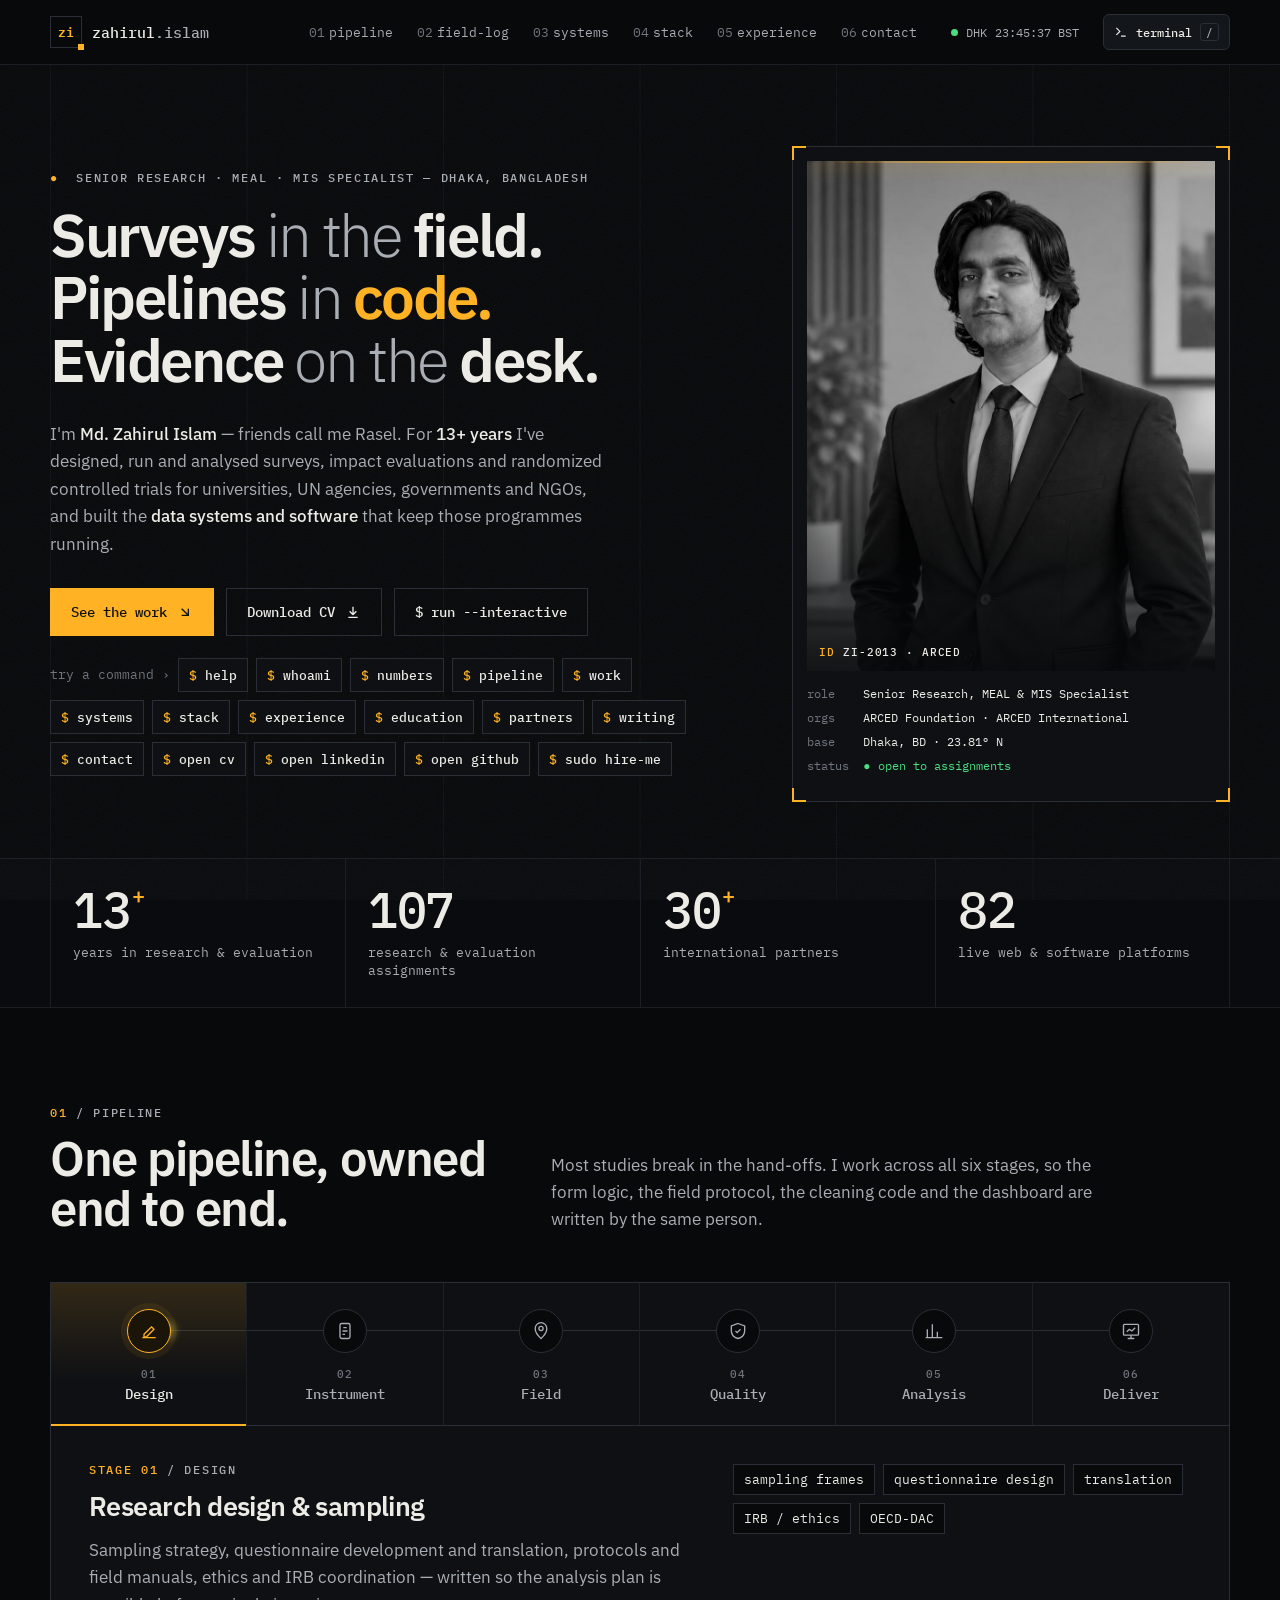
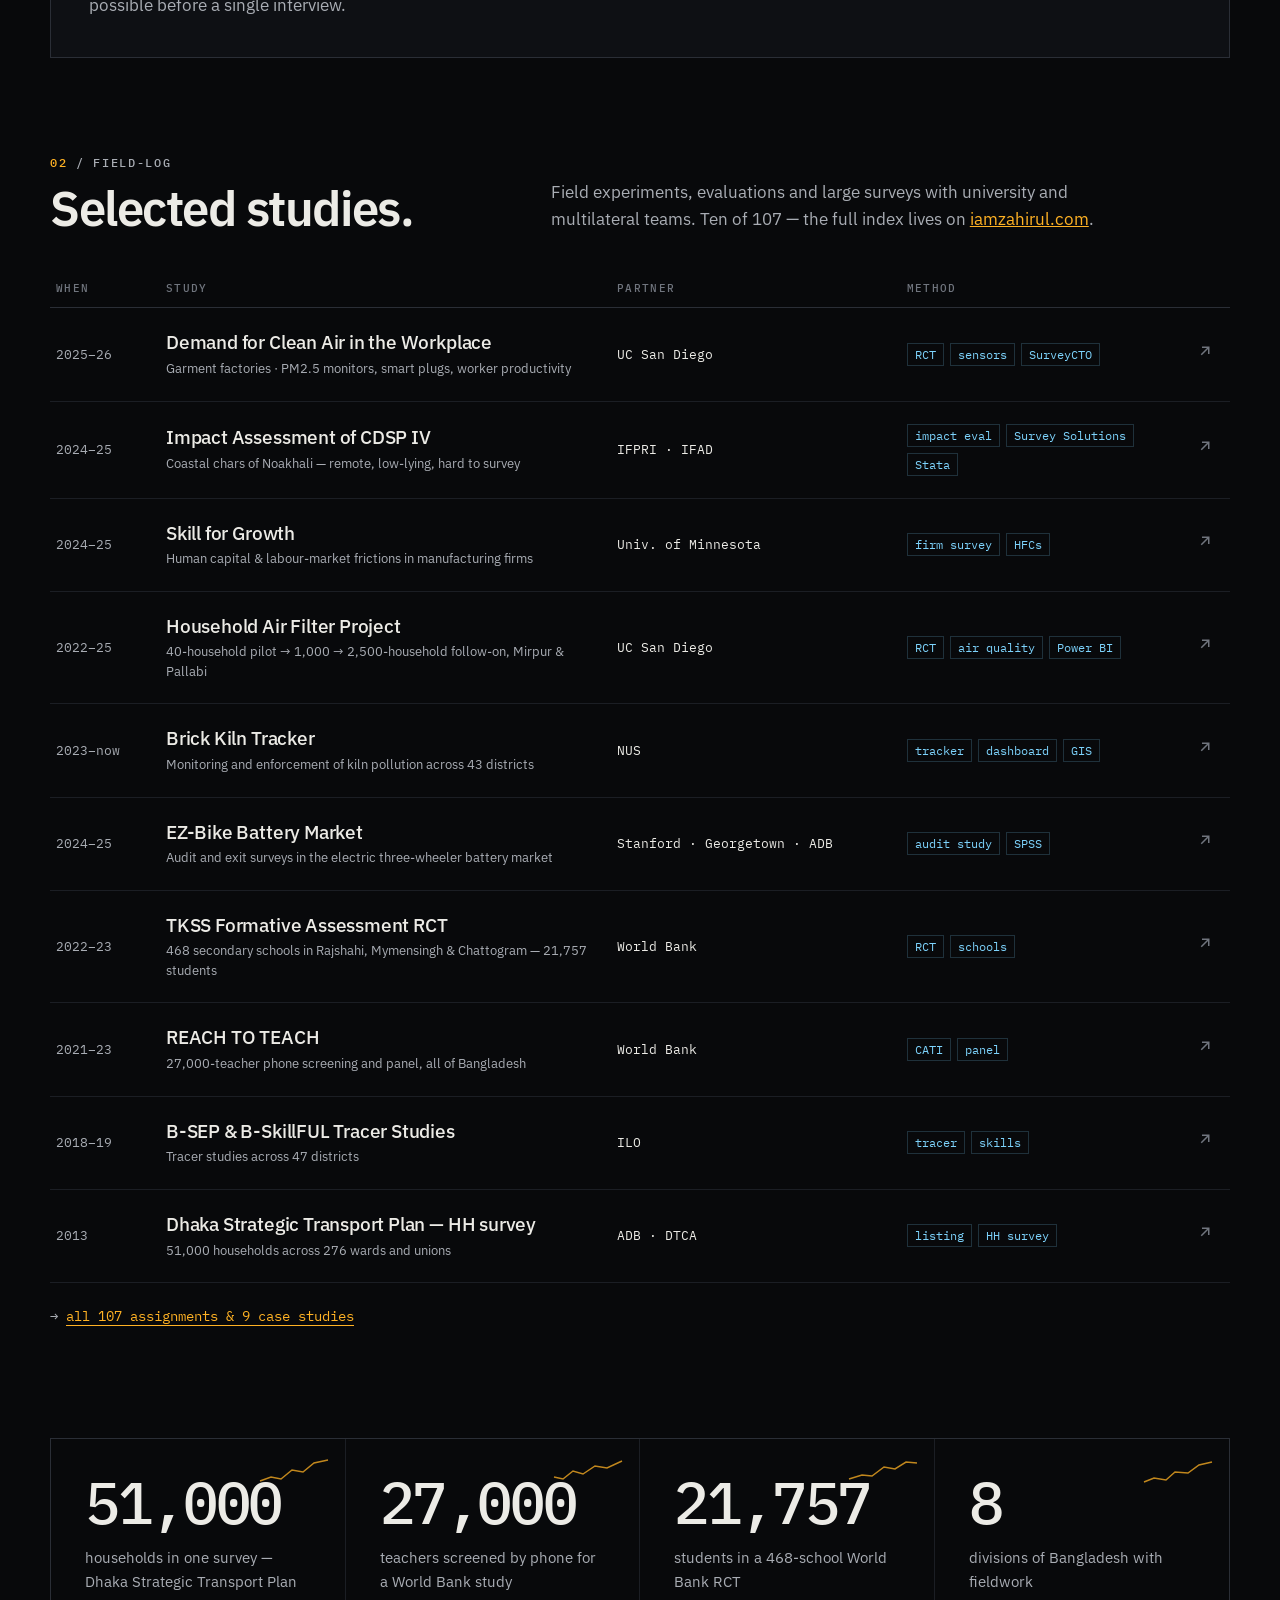
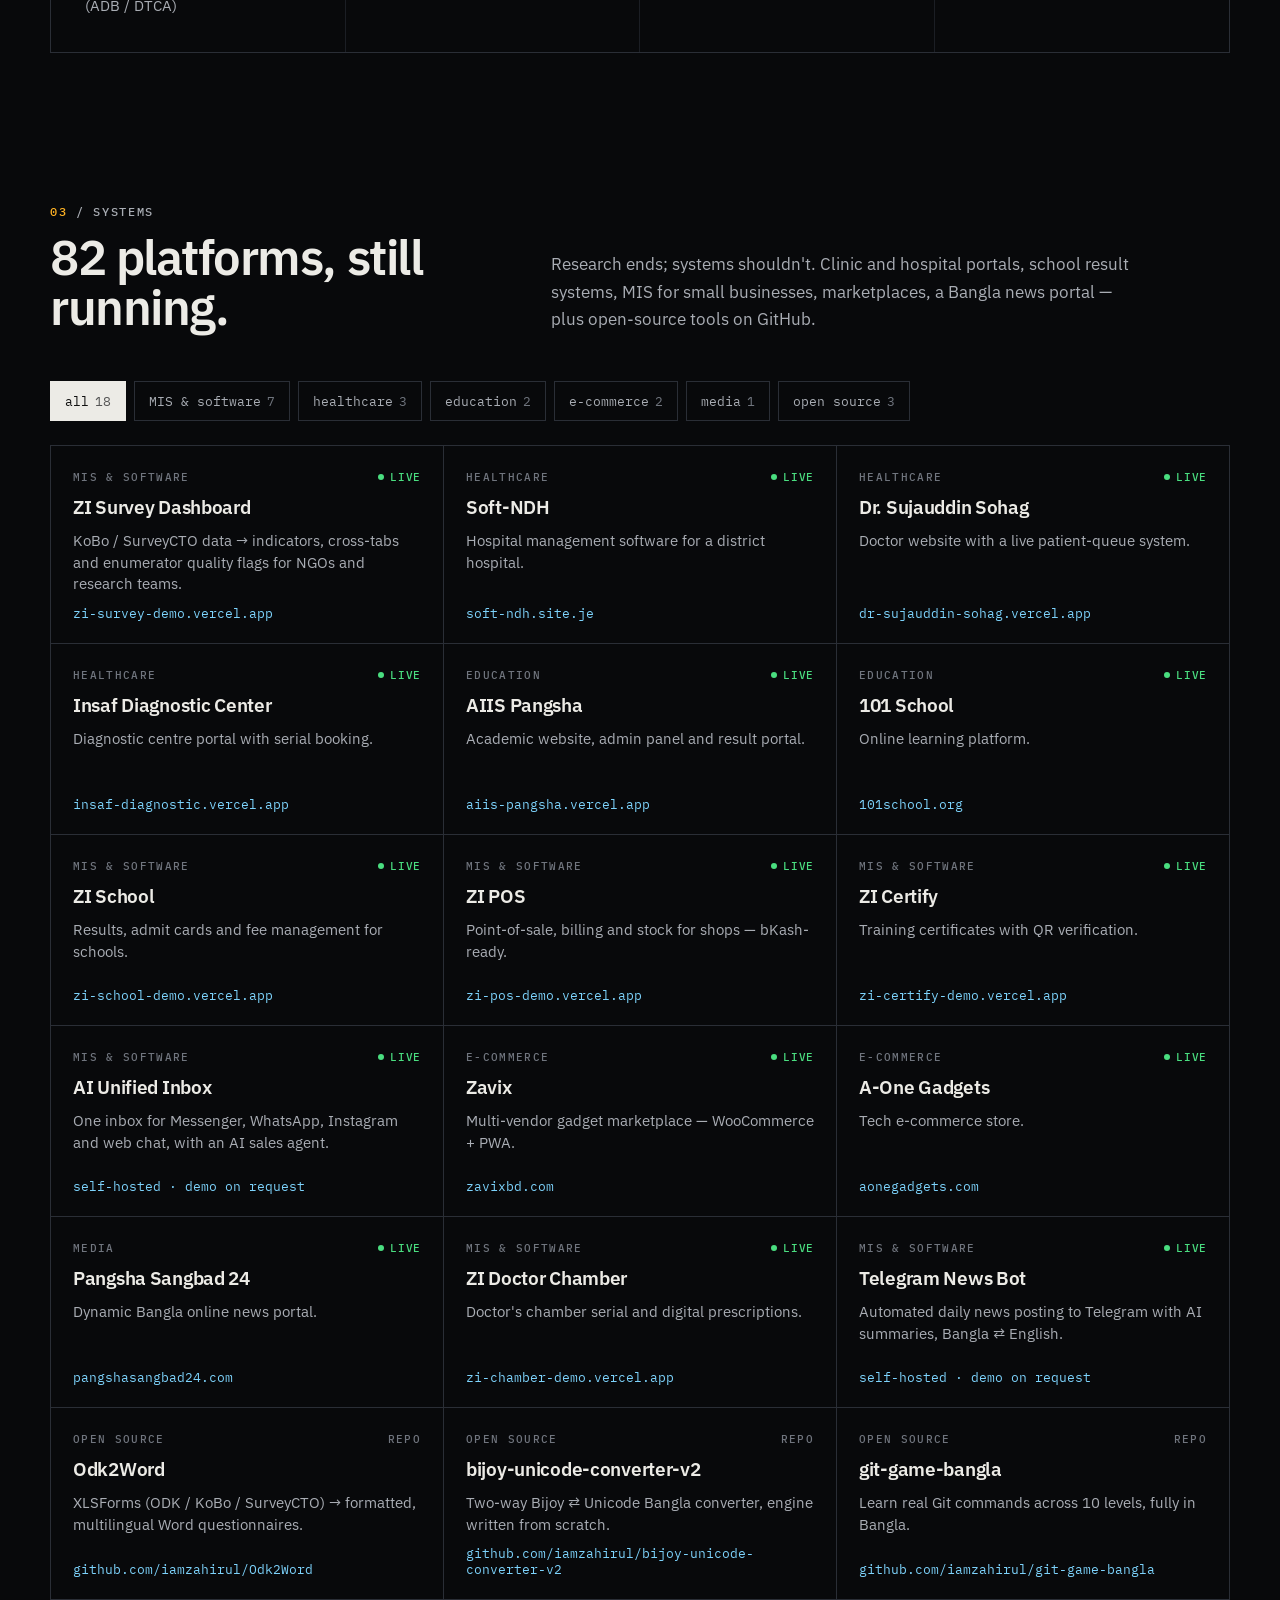
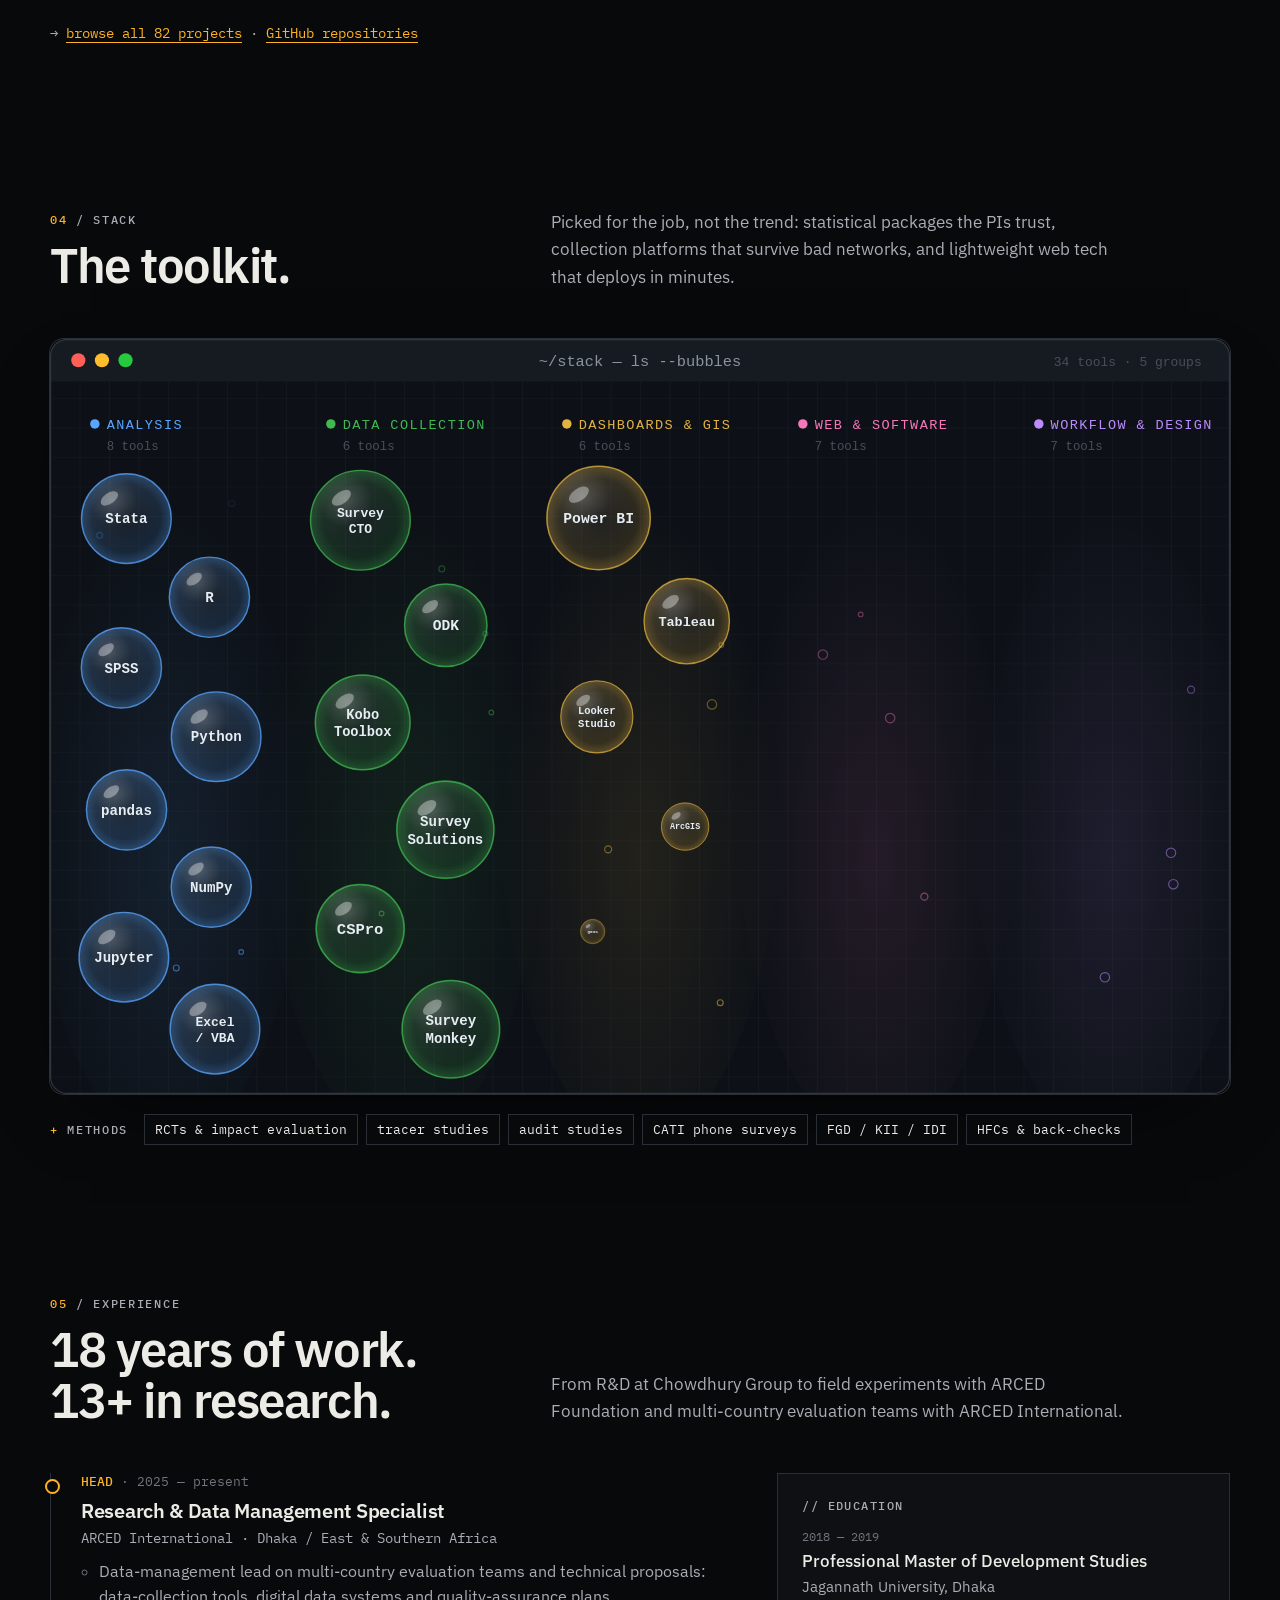
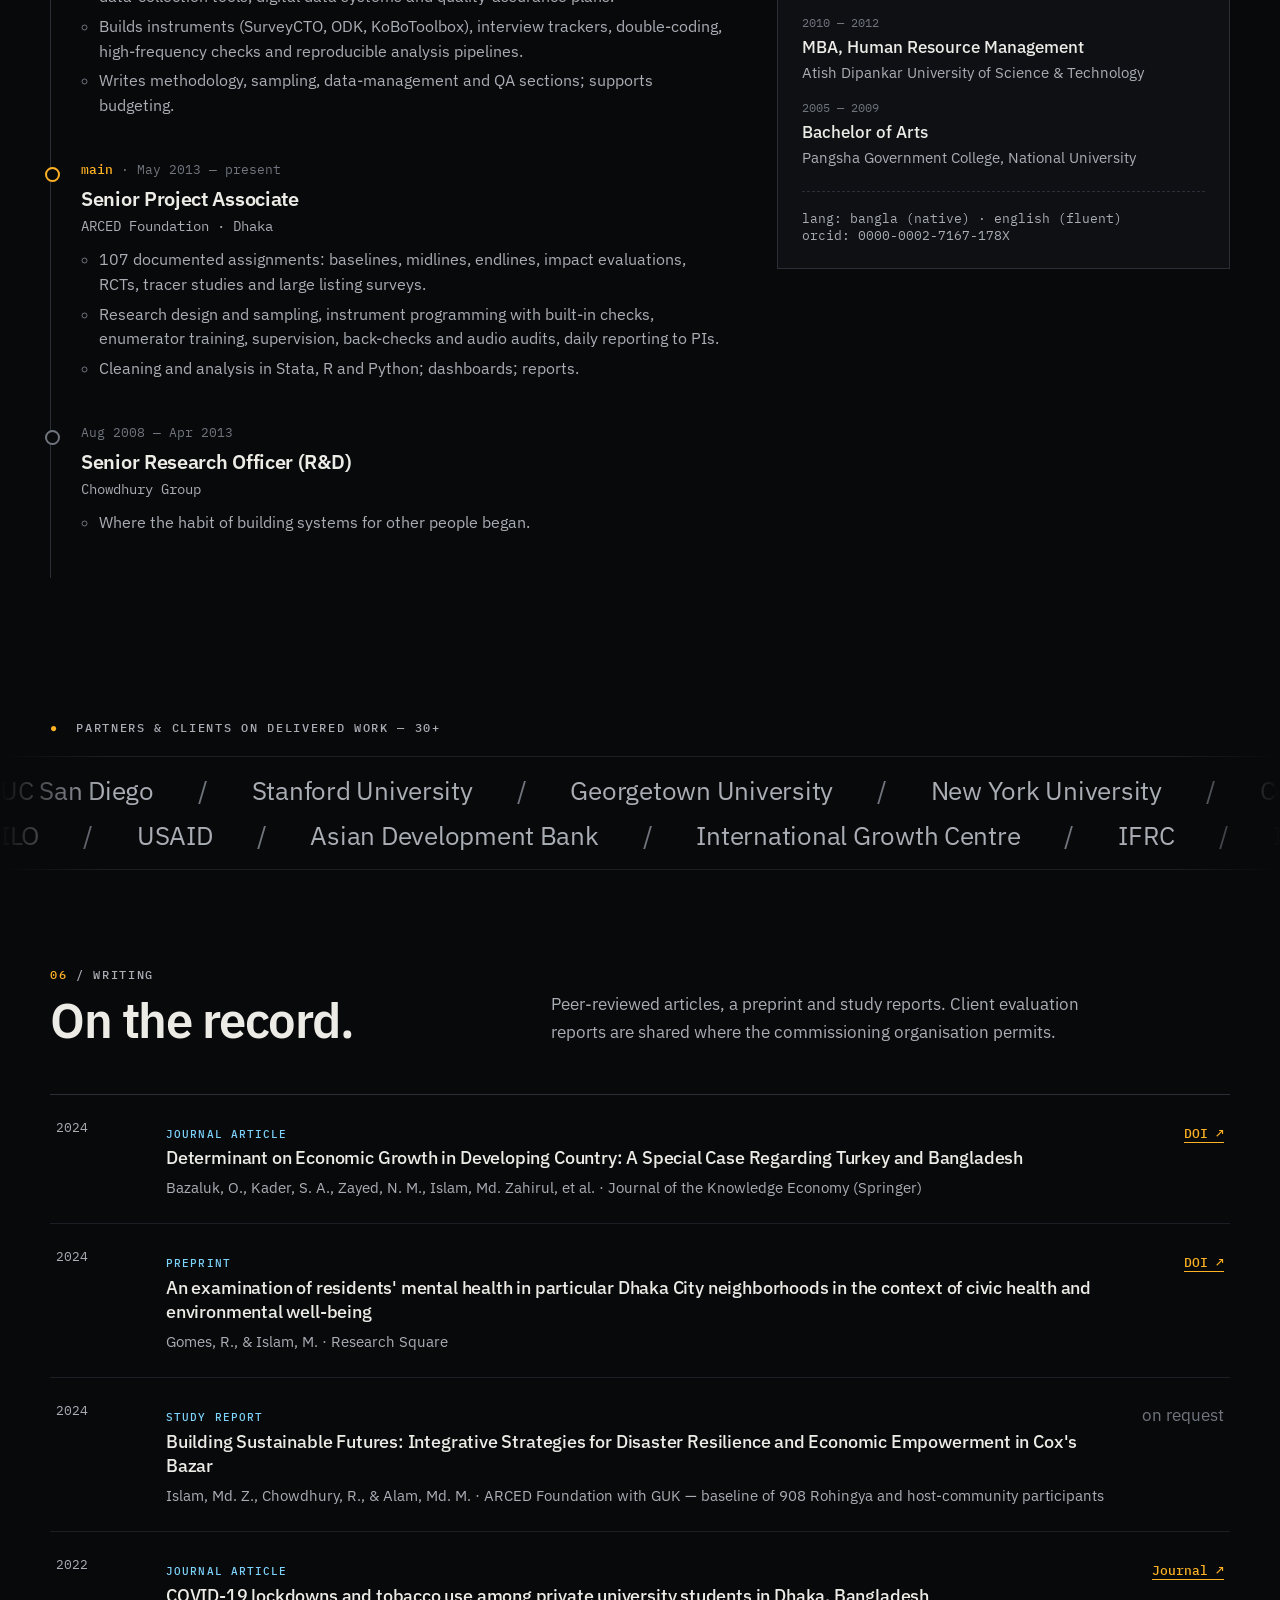
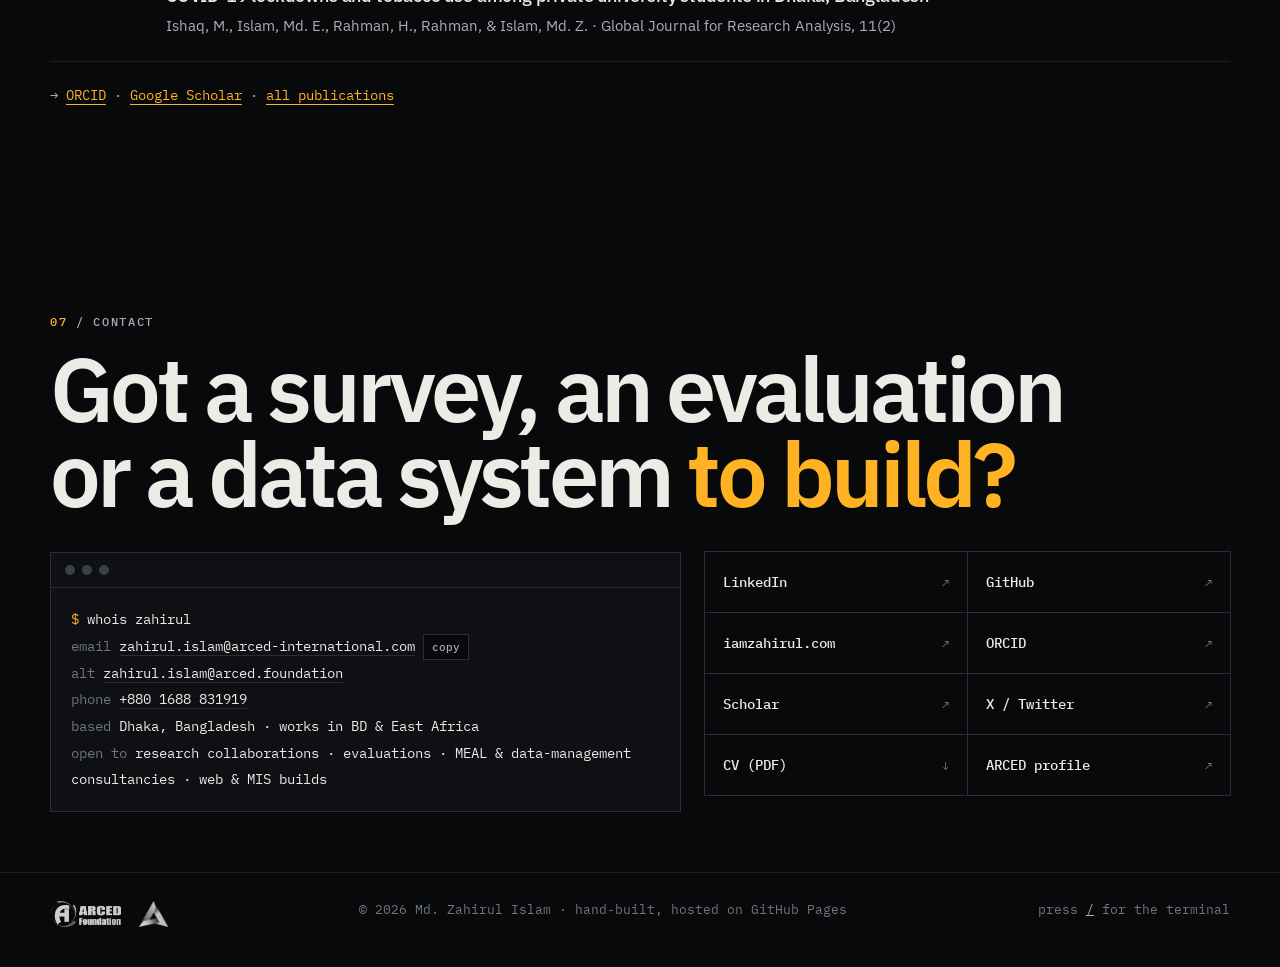
<file: about.html>
<!doctype html>
<html lang="en"><head><meta charset="utf-8"><meta name="viewport" content="width=device-width, initial-scale=1">
<title>Redirecting… — Zahirul Islam</title>
<link rel="canonical" href="https://iamzahirul.github.io/#experience">
<meta http-equiv="refresh" content="0; url=index.html#experience">
<meta name="robots" content="noindex">
<style>body{margin:0;min-height:100vh;display:grid;place-items:center;background:#08090b;color:#a9adb4;font:14px ui-monospace,Menlo,Consolas,monospace}a{color:#ffb224}</style>
<script>location.replace('index.html#experience');</script>
</head><body><p>moved → <a href="index.html#experience">iamzahirul.github.io/#experience</a></p></body></html>
</file>
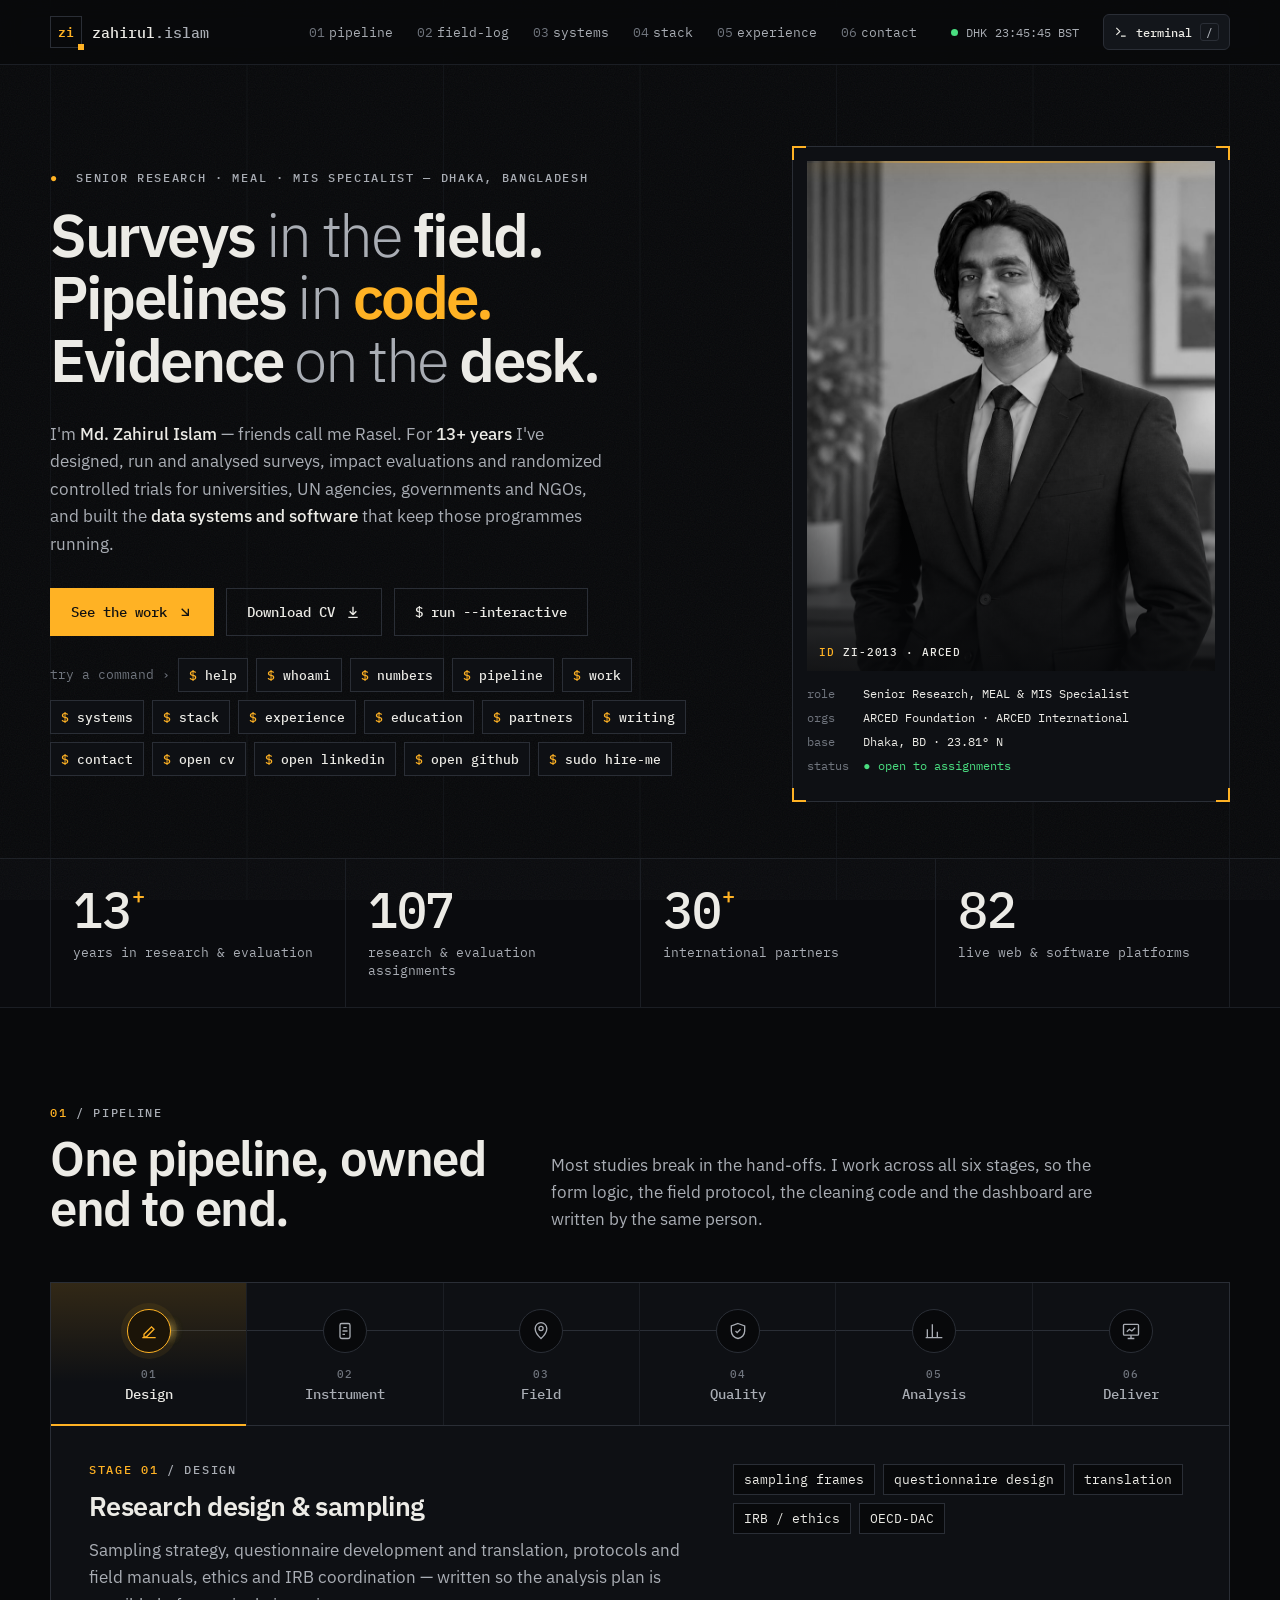
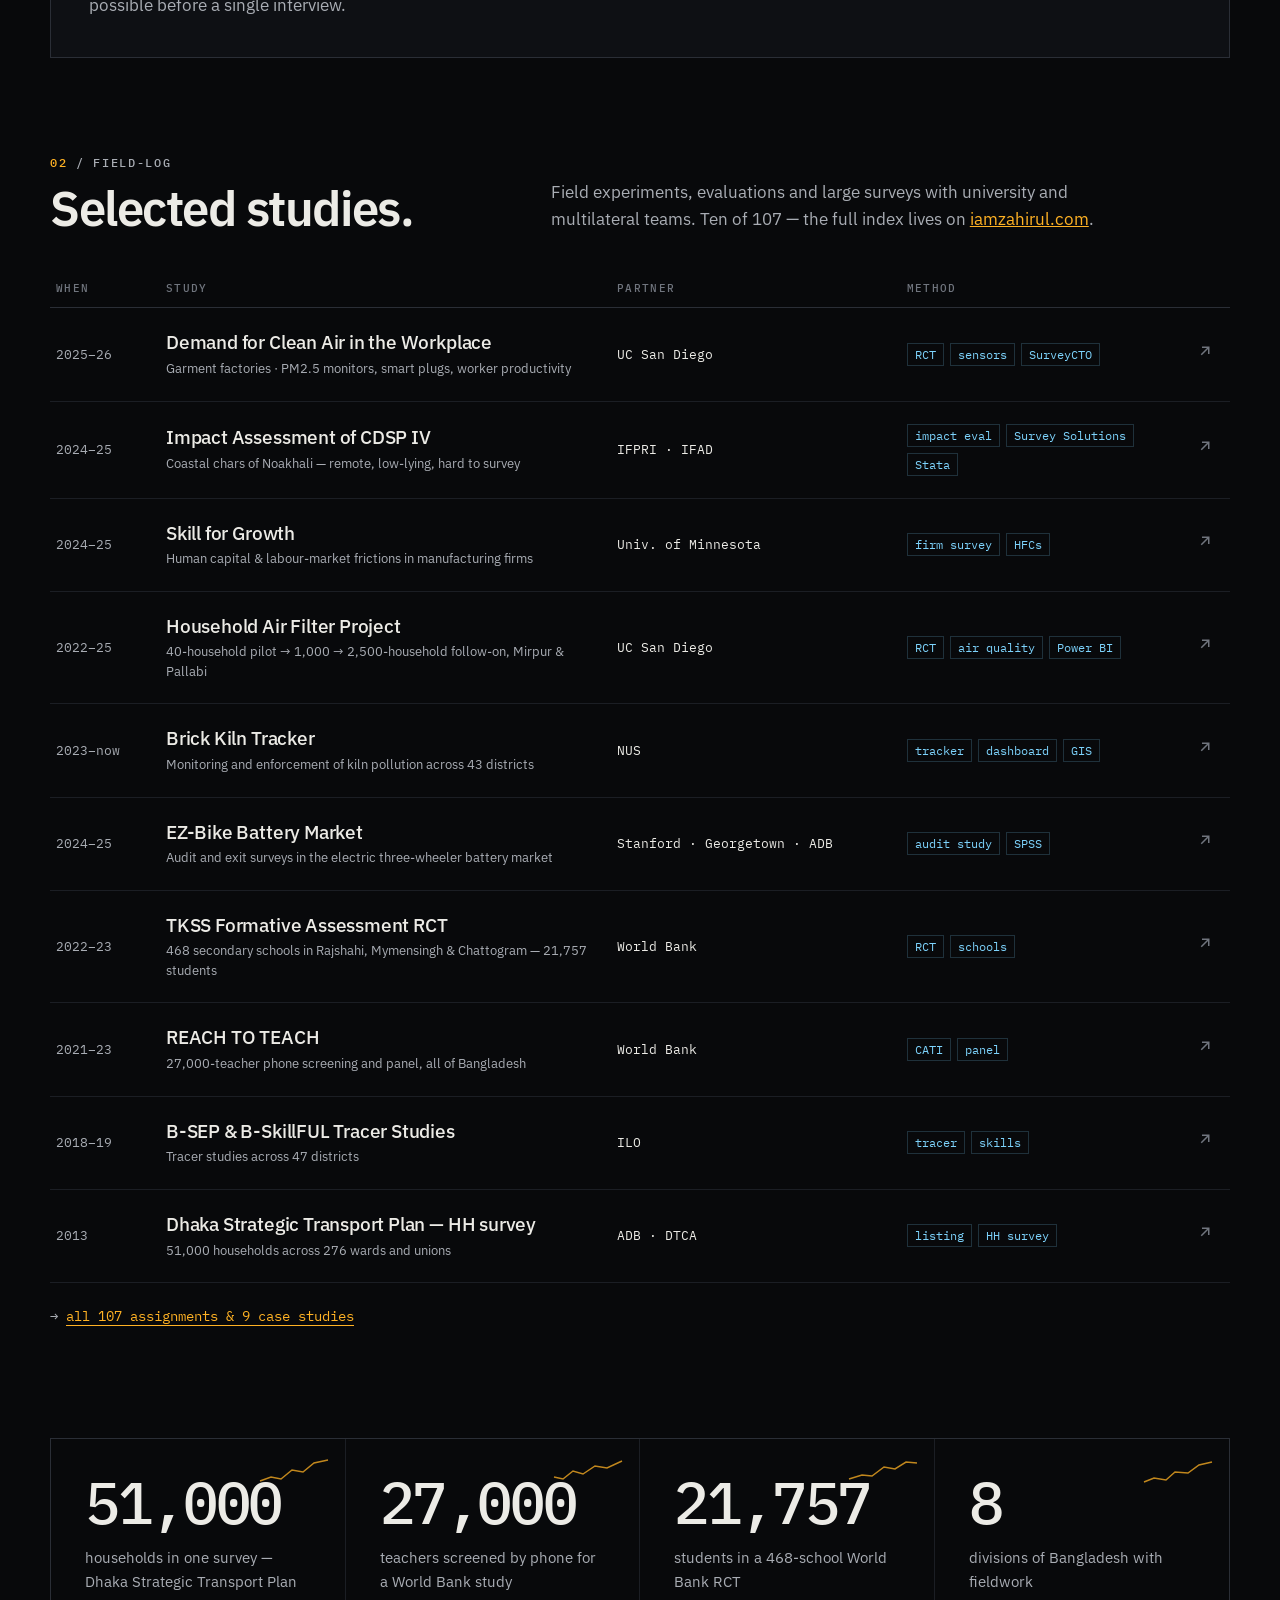
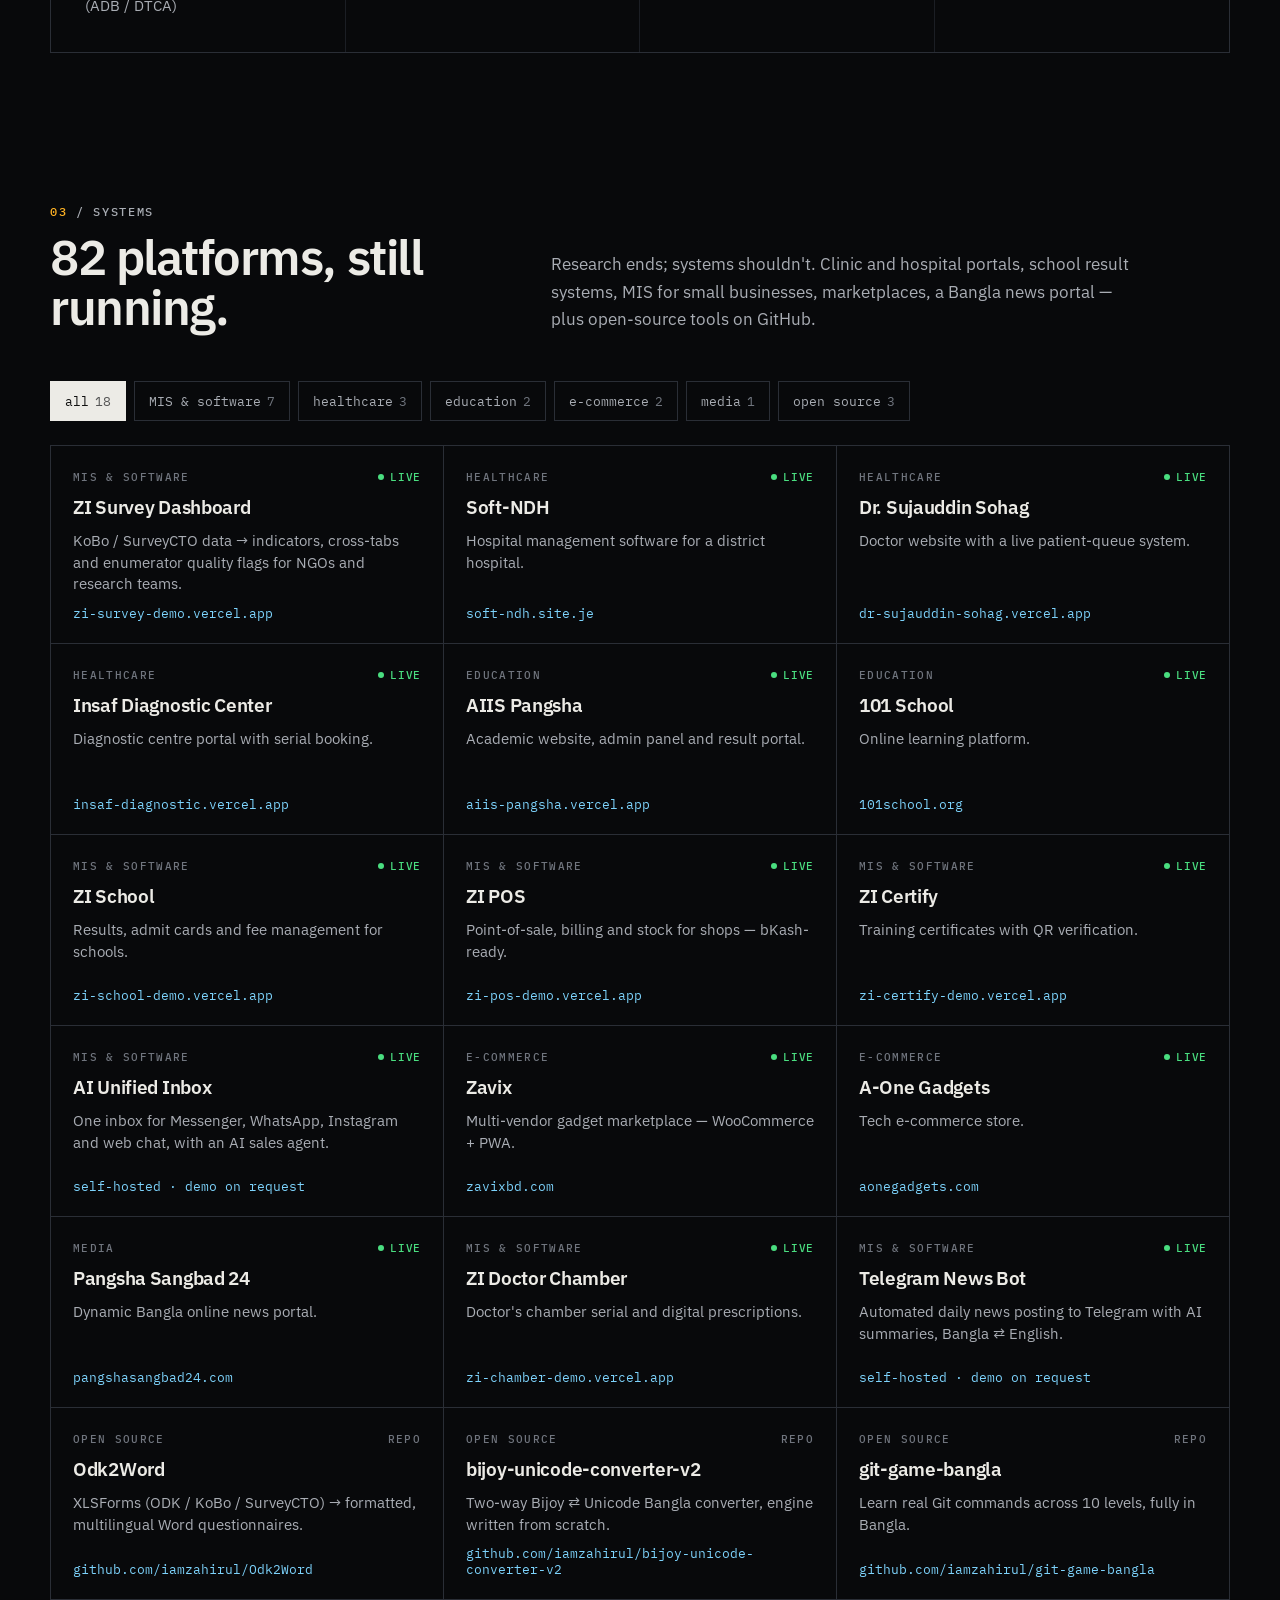
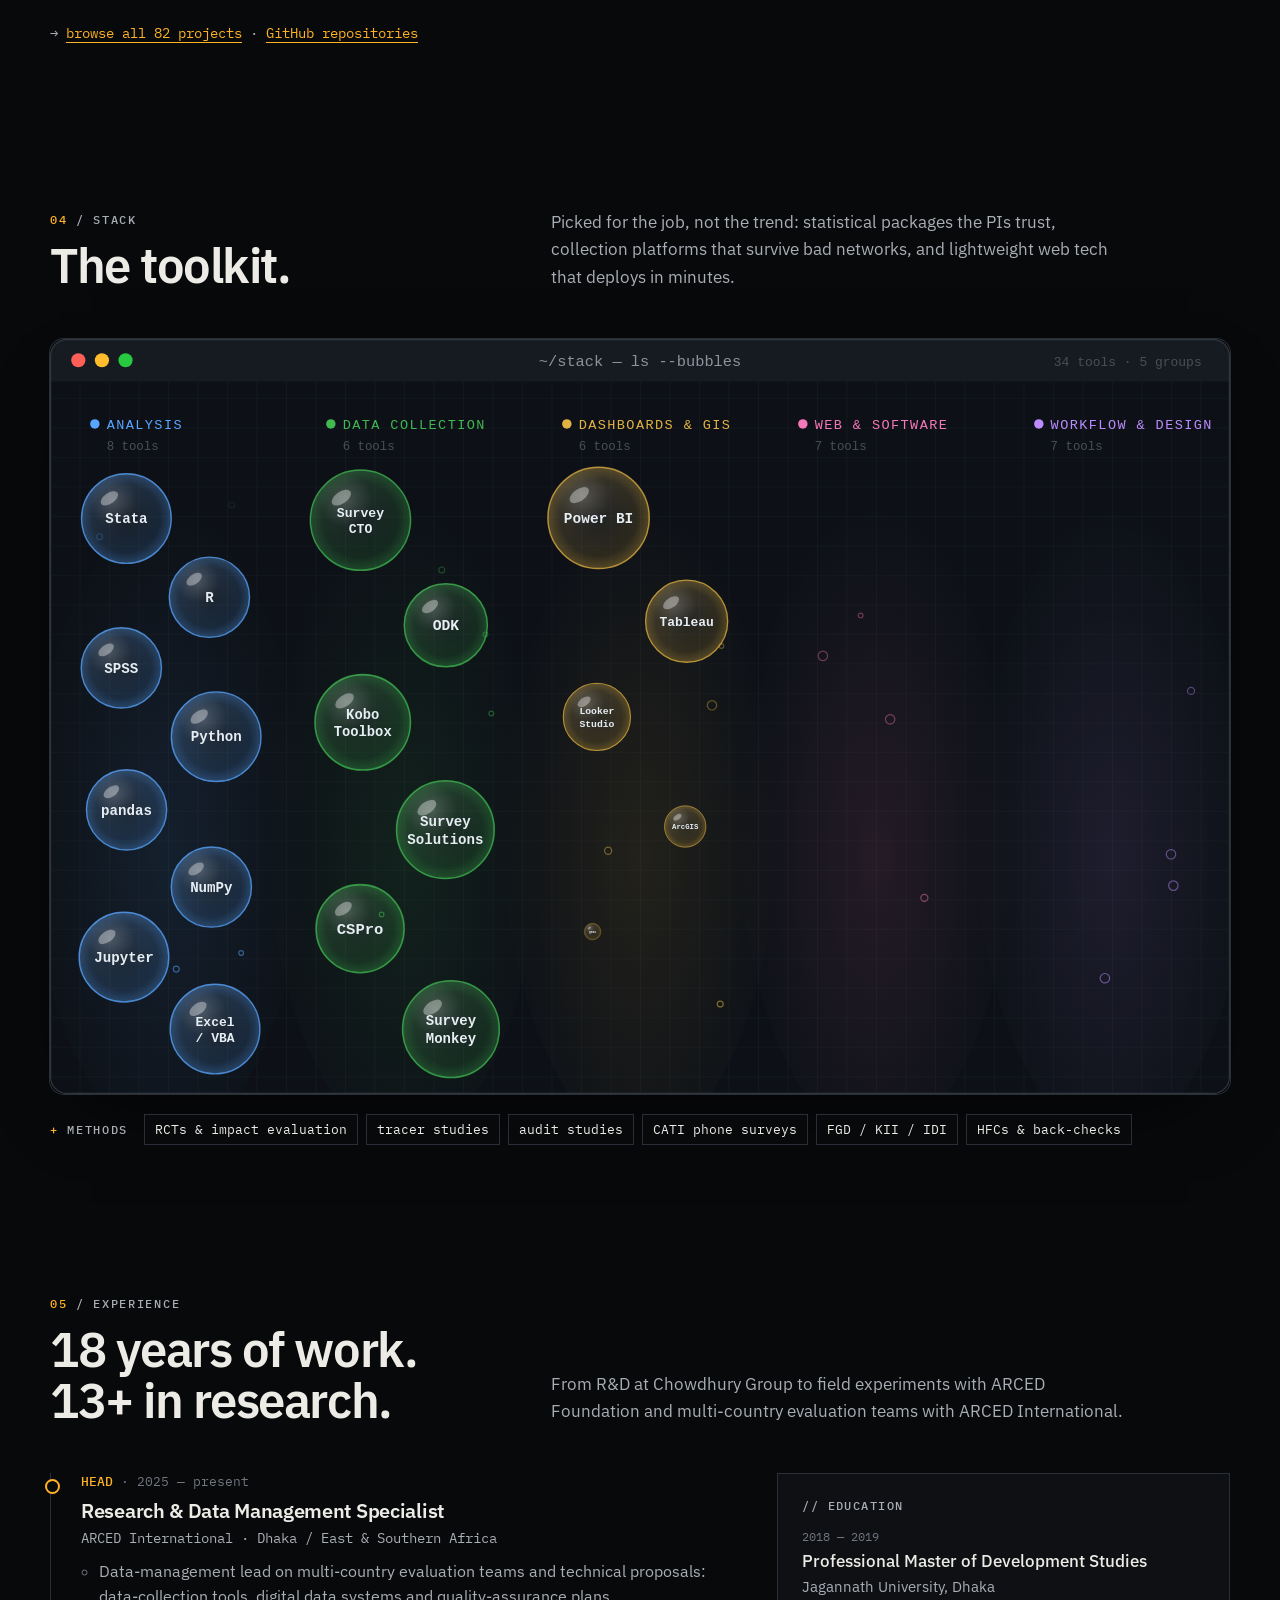
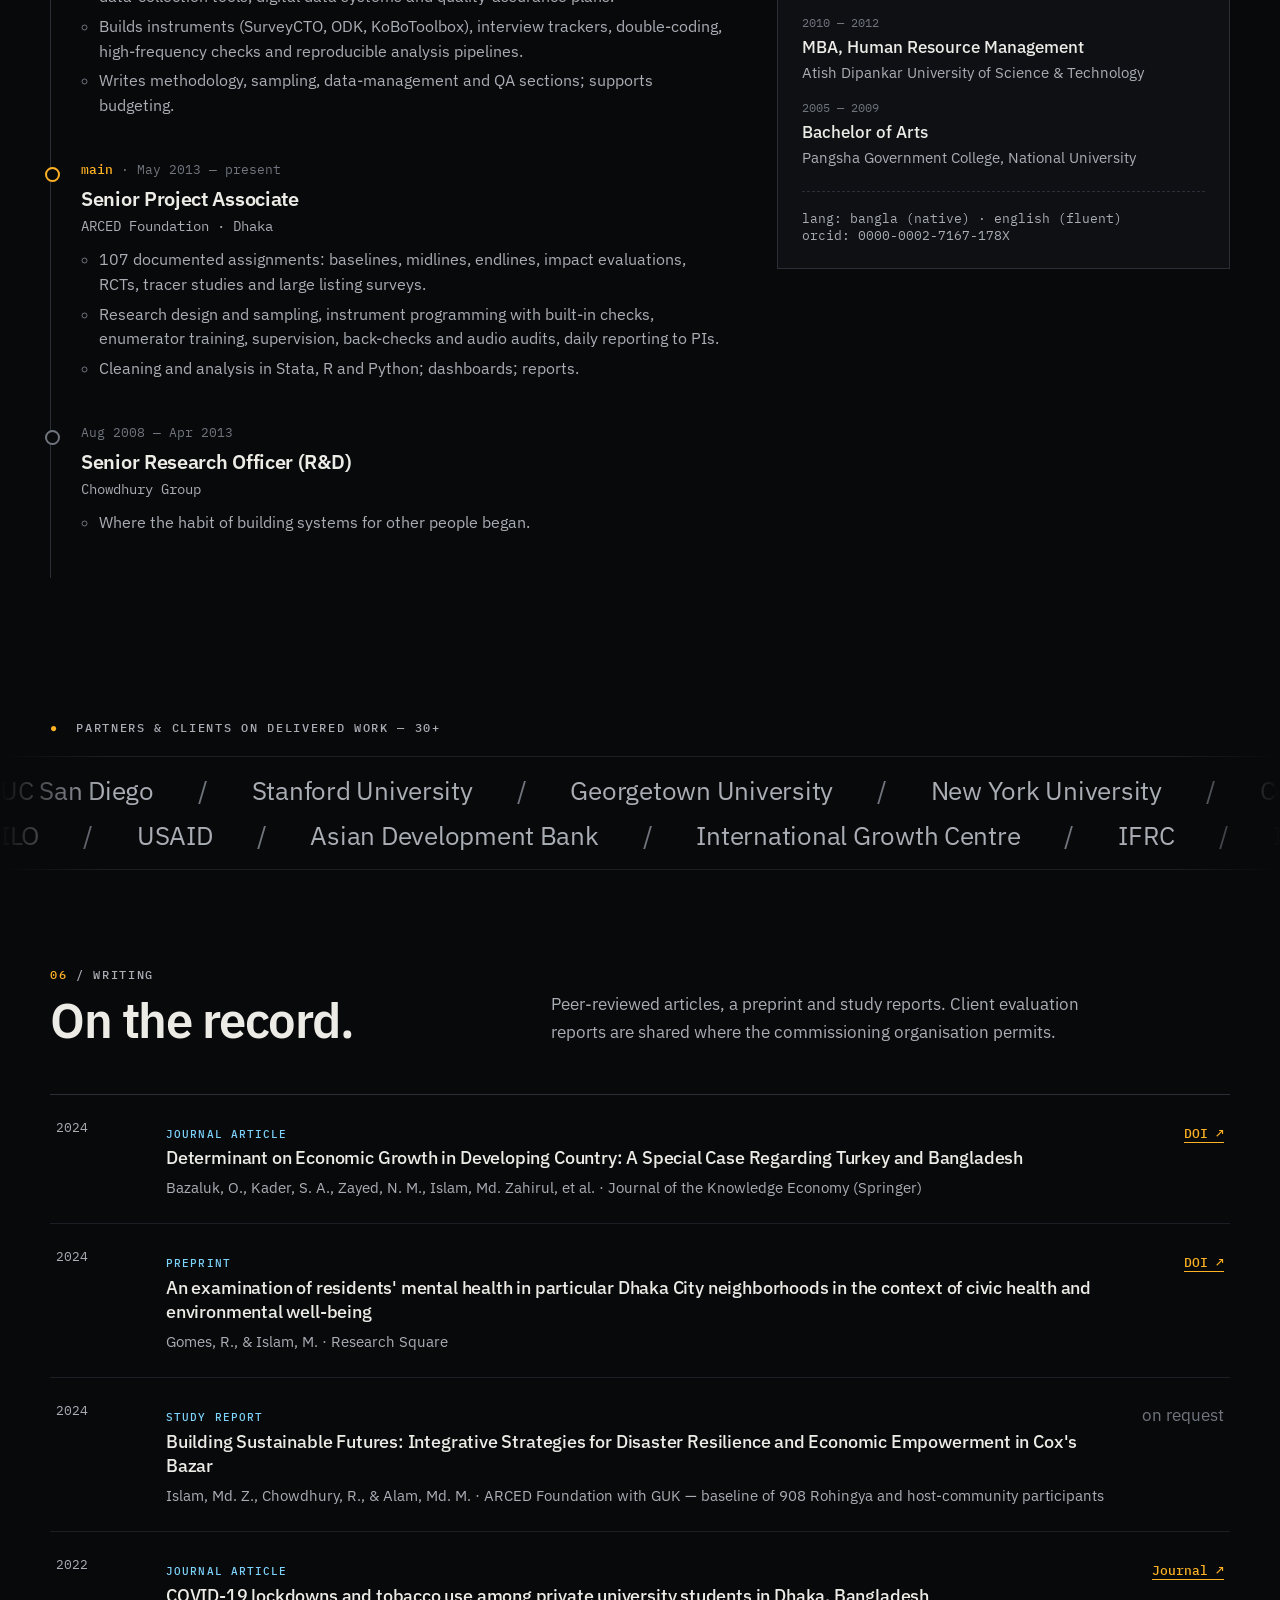
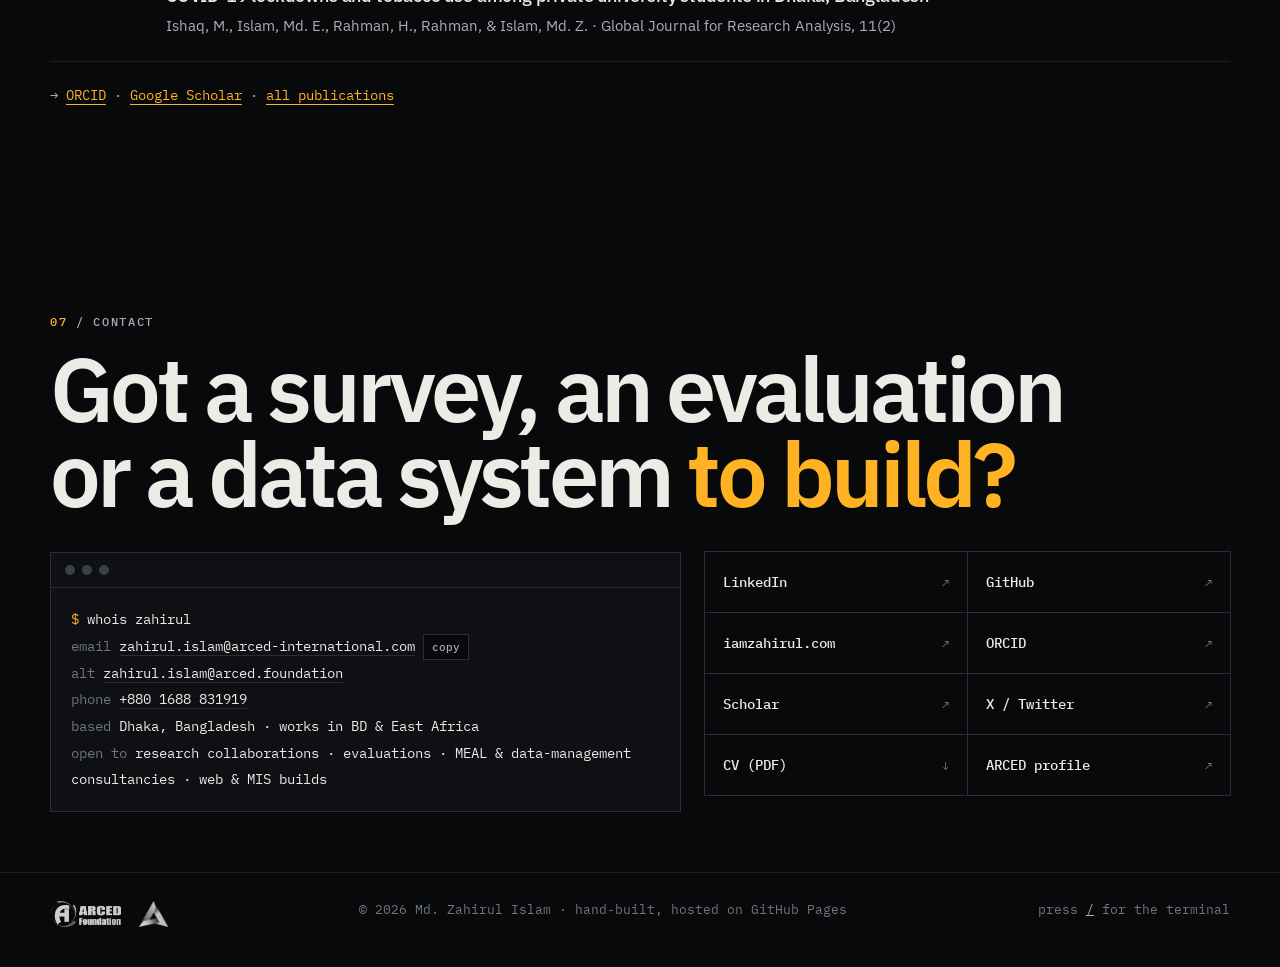
<file: contact.html>
<!doctype html>
<html lang="en"><head><meta charset="utf-8"><meta name="viewport" content="width=device-width, initial-scale=1">
<title>Redirecting… — Zahirul Islam</title>
<link rel="canonical" href="https://iamzahirul.github.io/#contact">
<meta http-equiv="refresh" content="0; url=index.html#contact">
<meta name="robots" content="noindex">
<style>body{margin:0;min-height:100vh;display:grid;place-items:center;background:#08090b;color:#a9adb4;font:14px ui-monospace,Menlo,Consolas,monospace}a{color:#ffb224}</style>
<script>location.replace('index.html#contact');</script>
</head><body><p>moved → <a href="index.html#contact">iamzahirul.github.io/#contact</a></p></body></html>
</file>
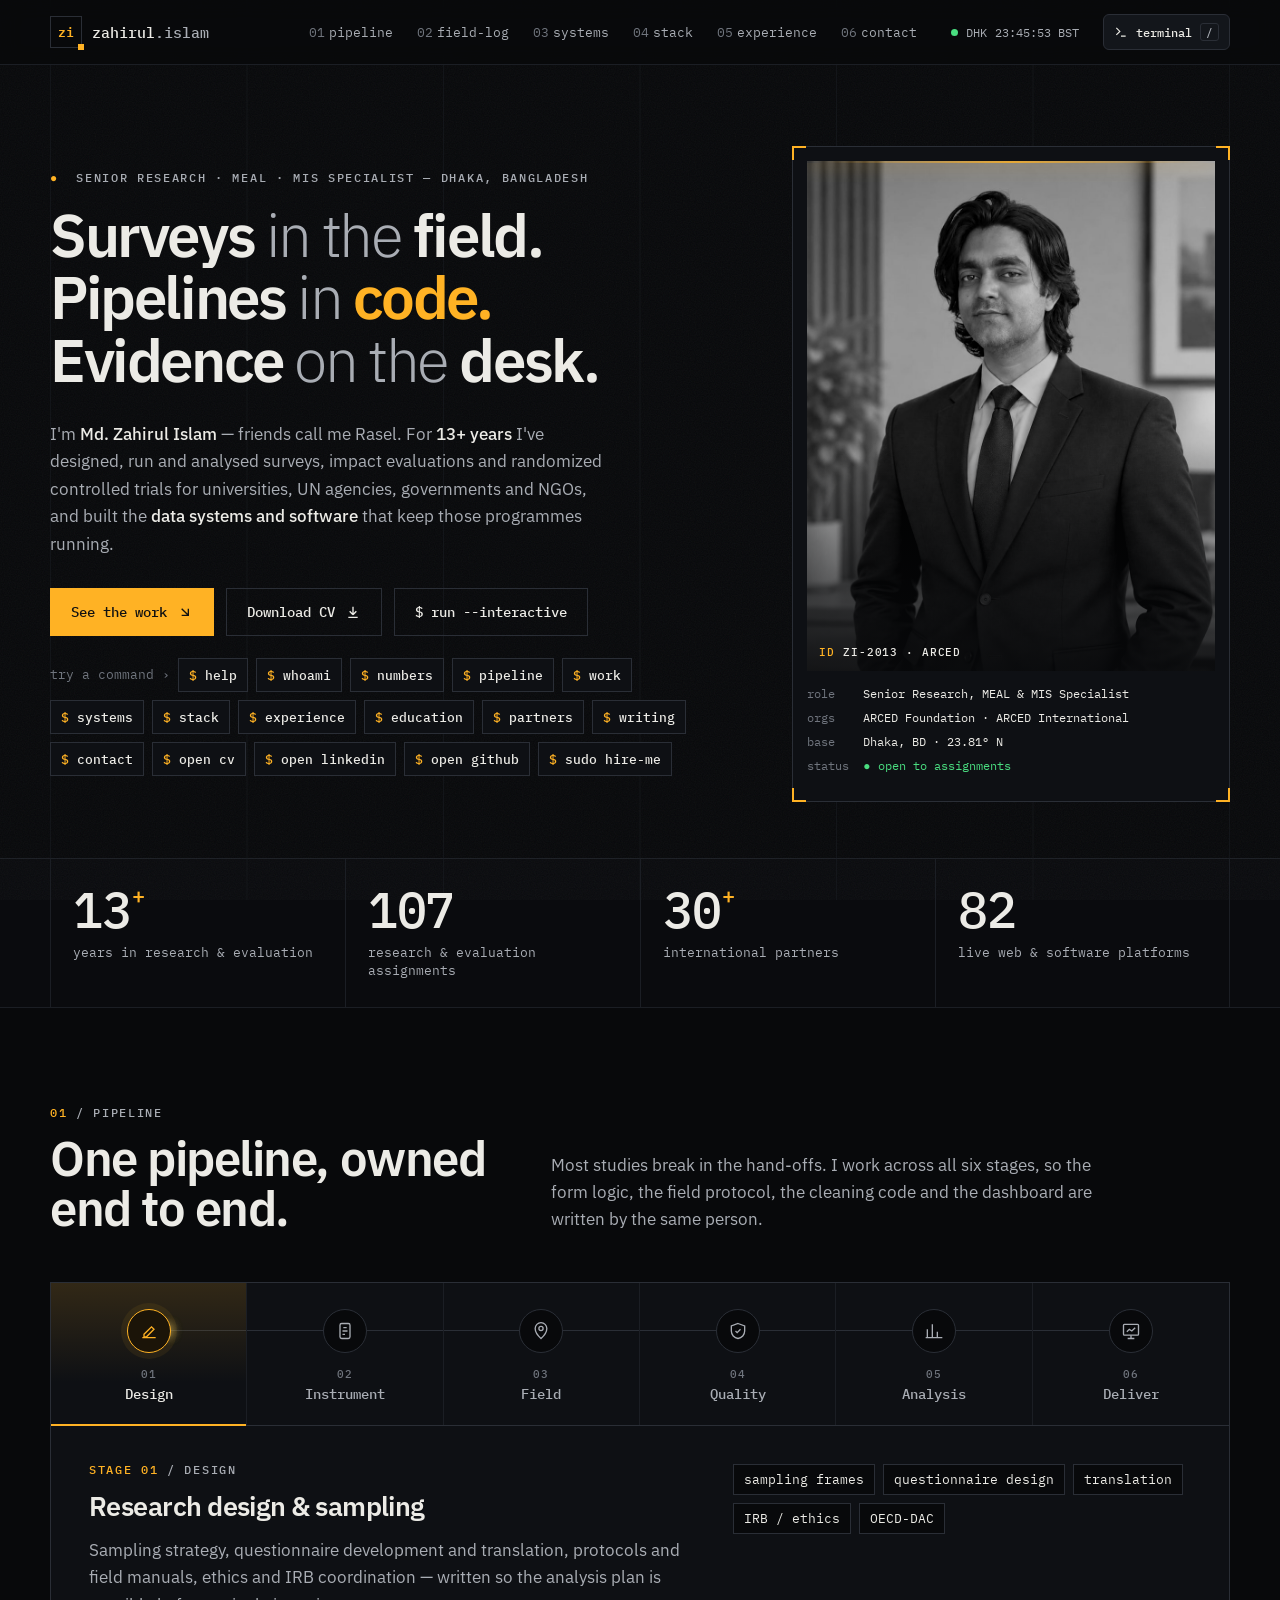
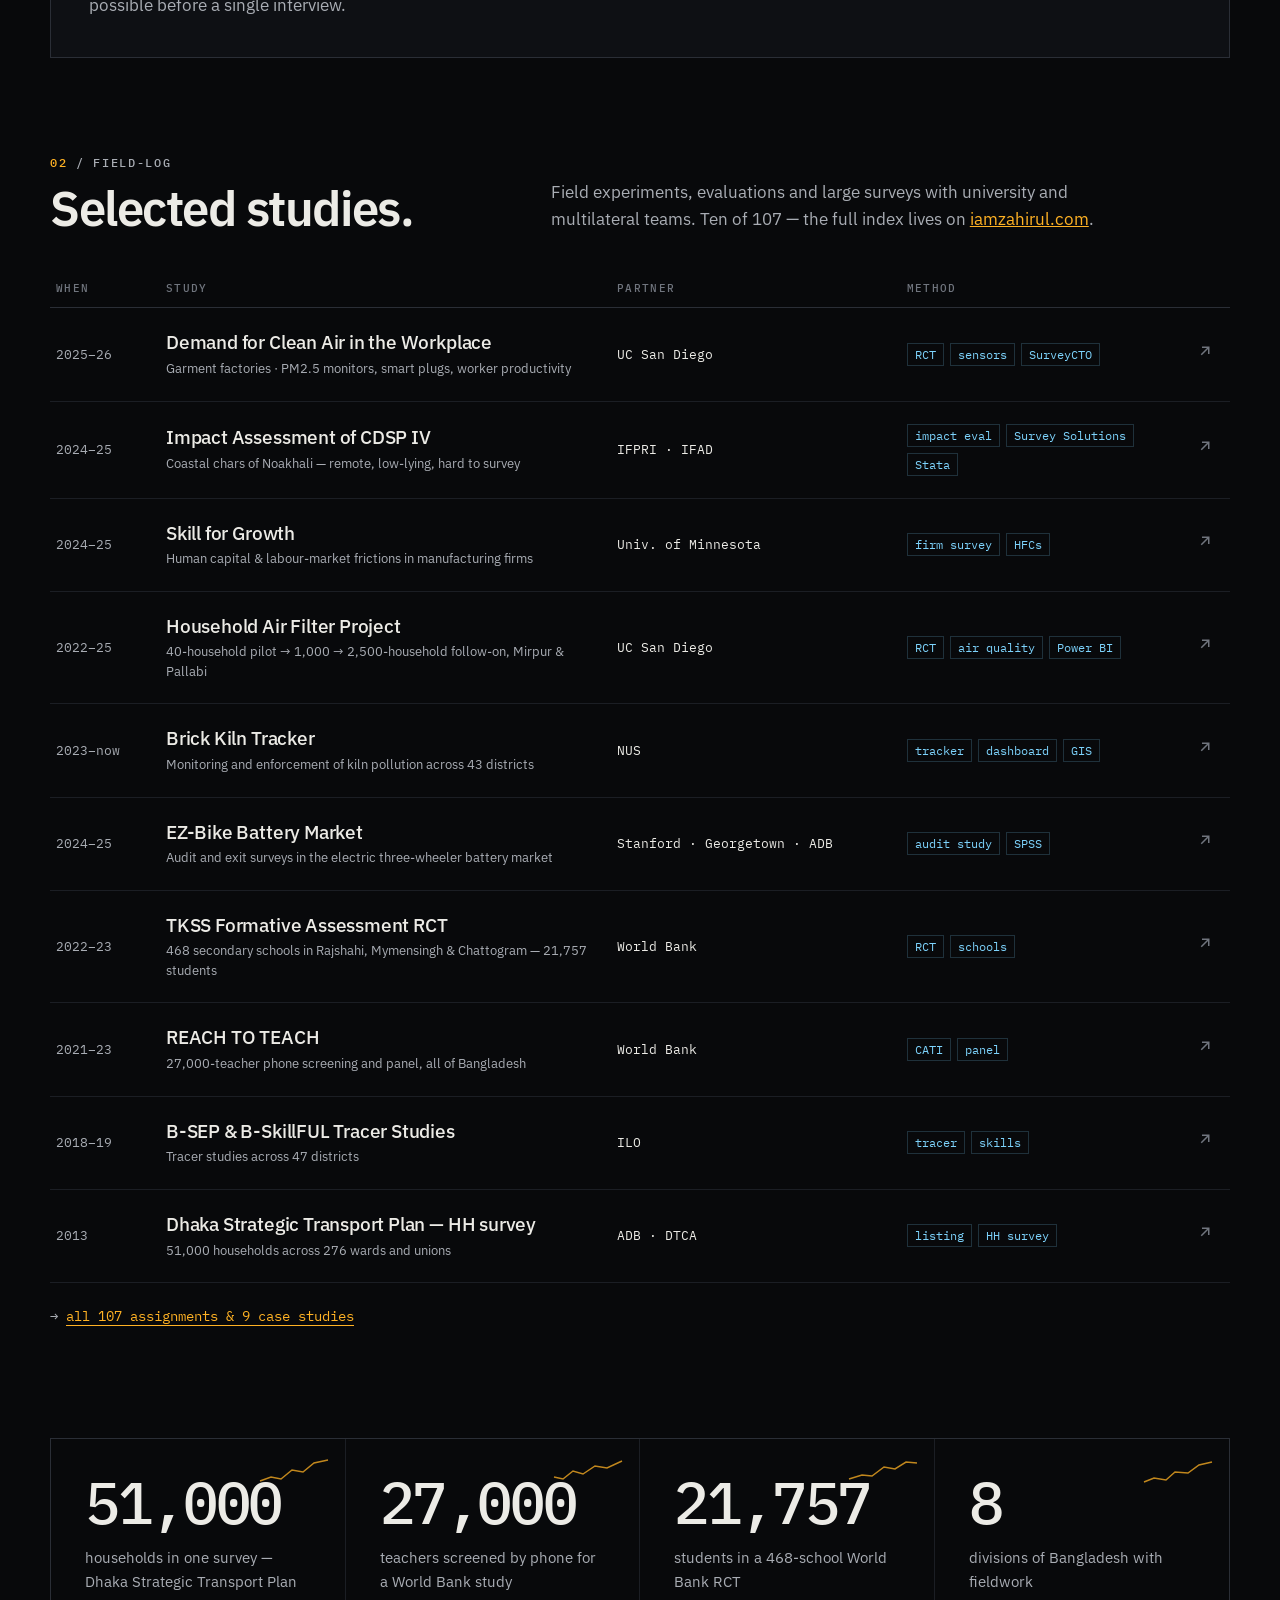
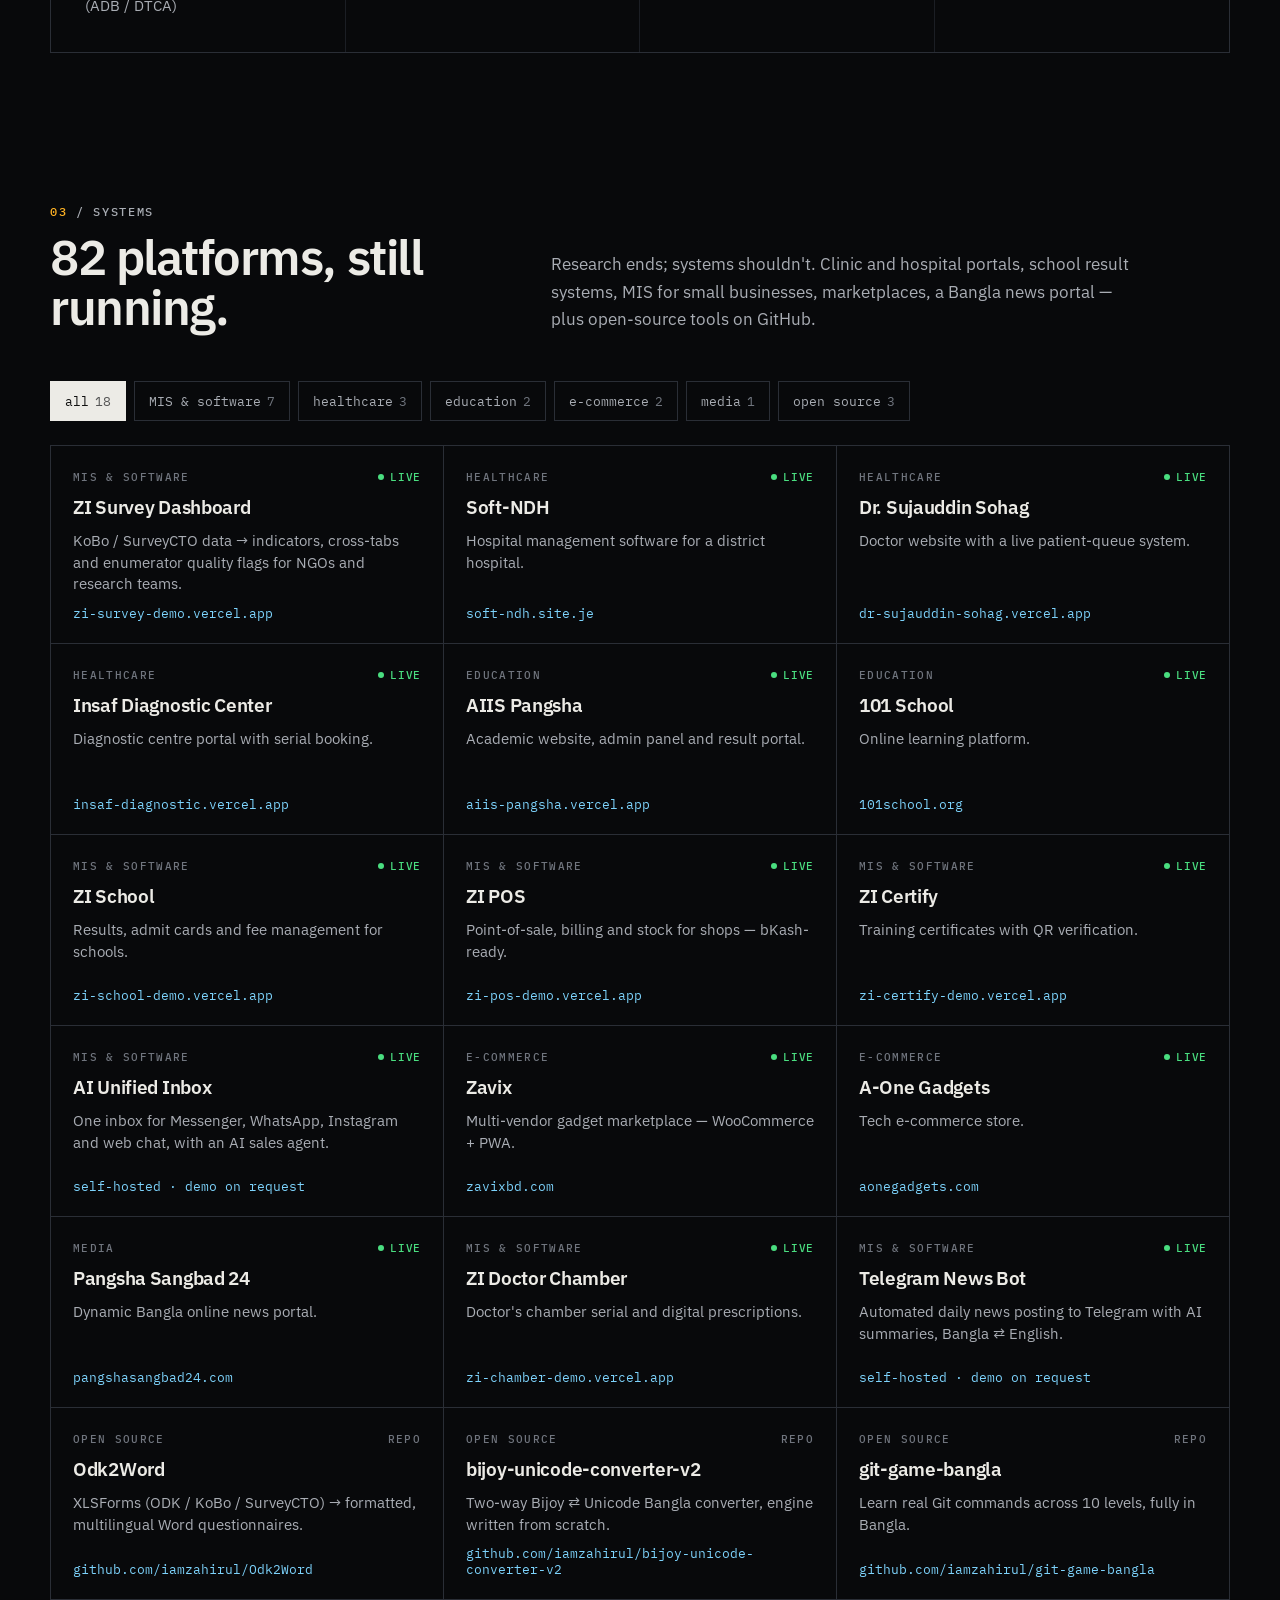
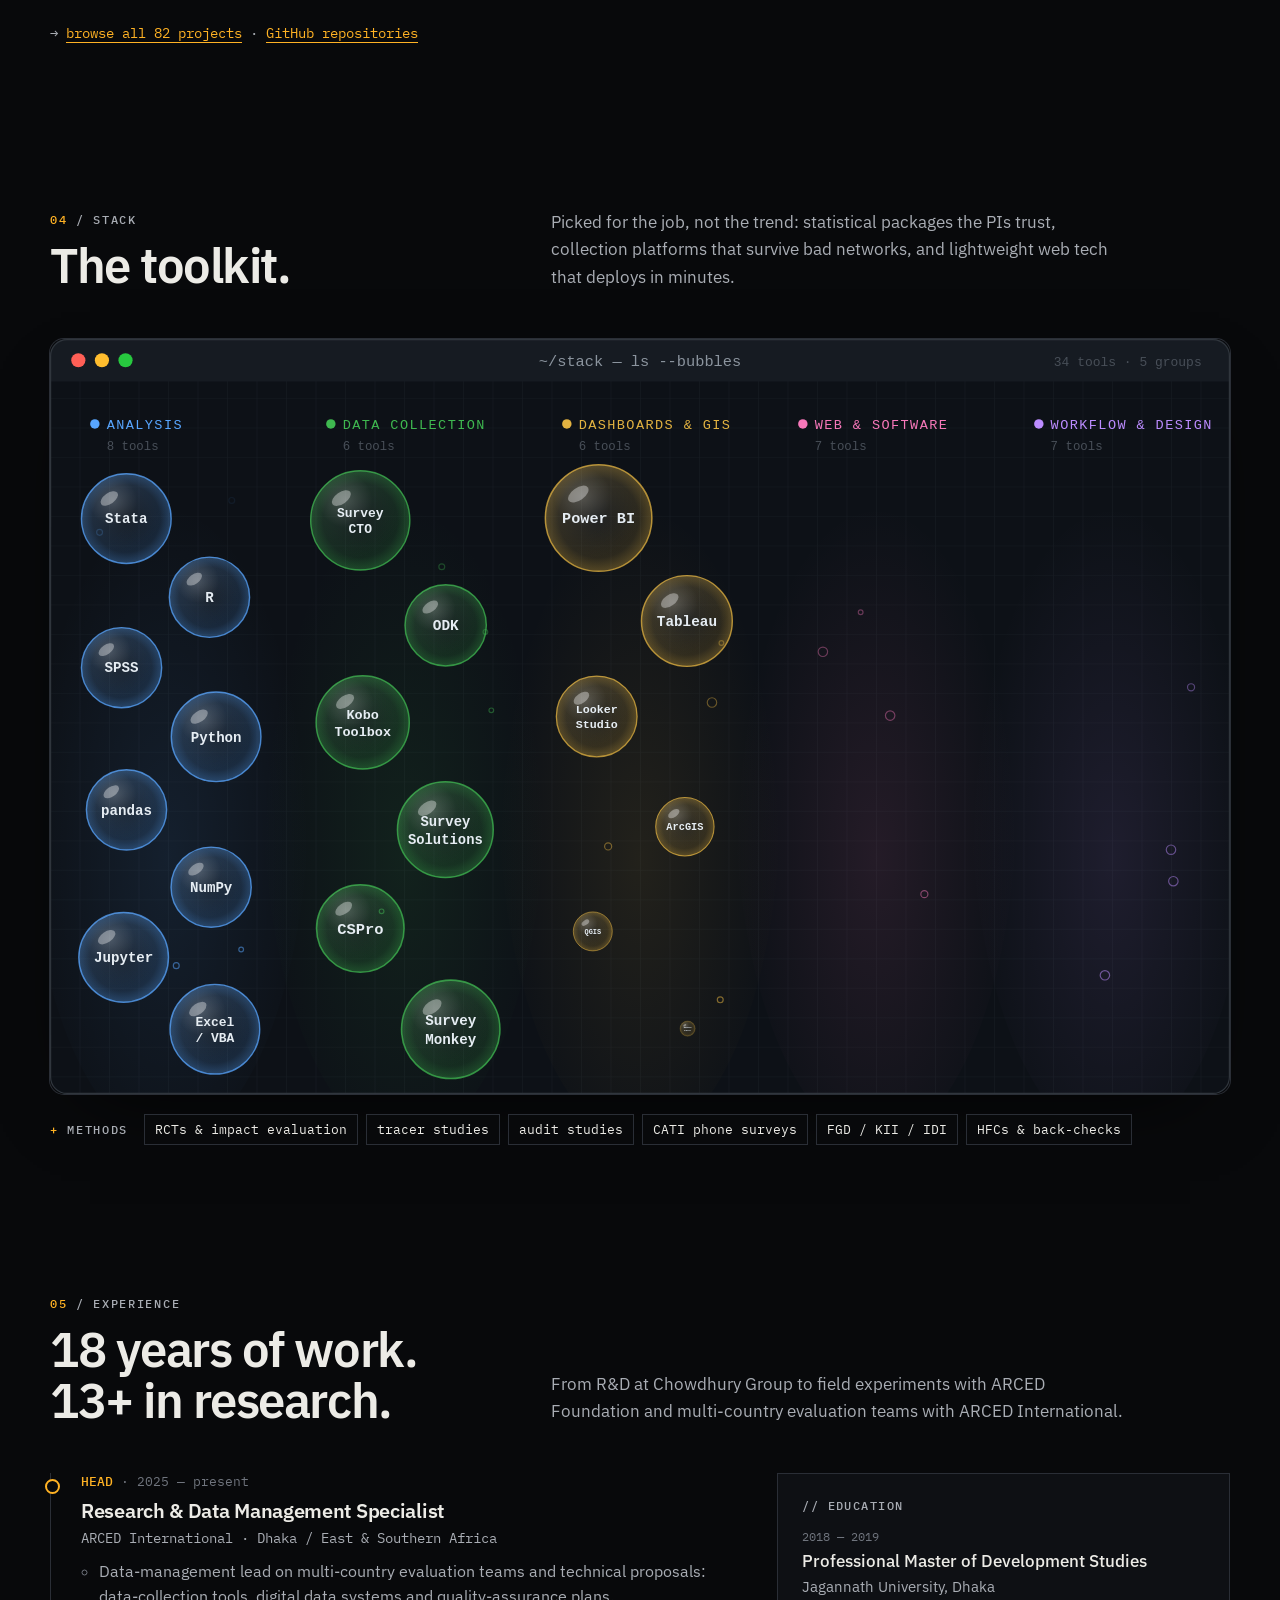
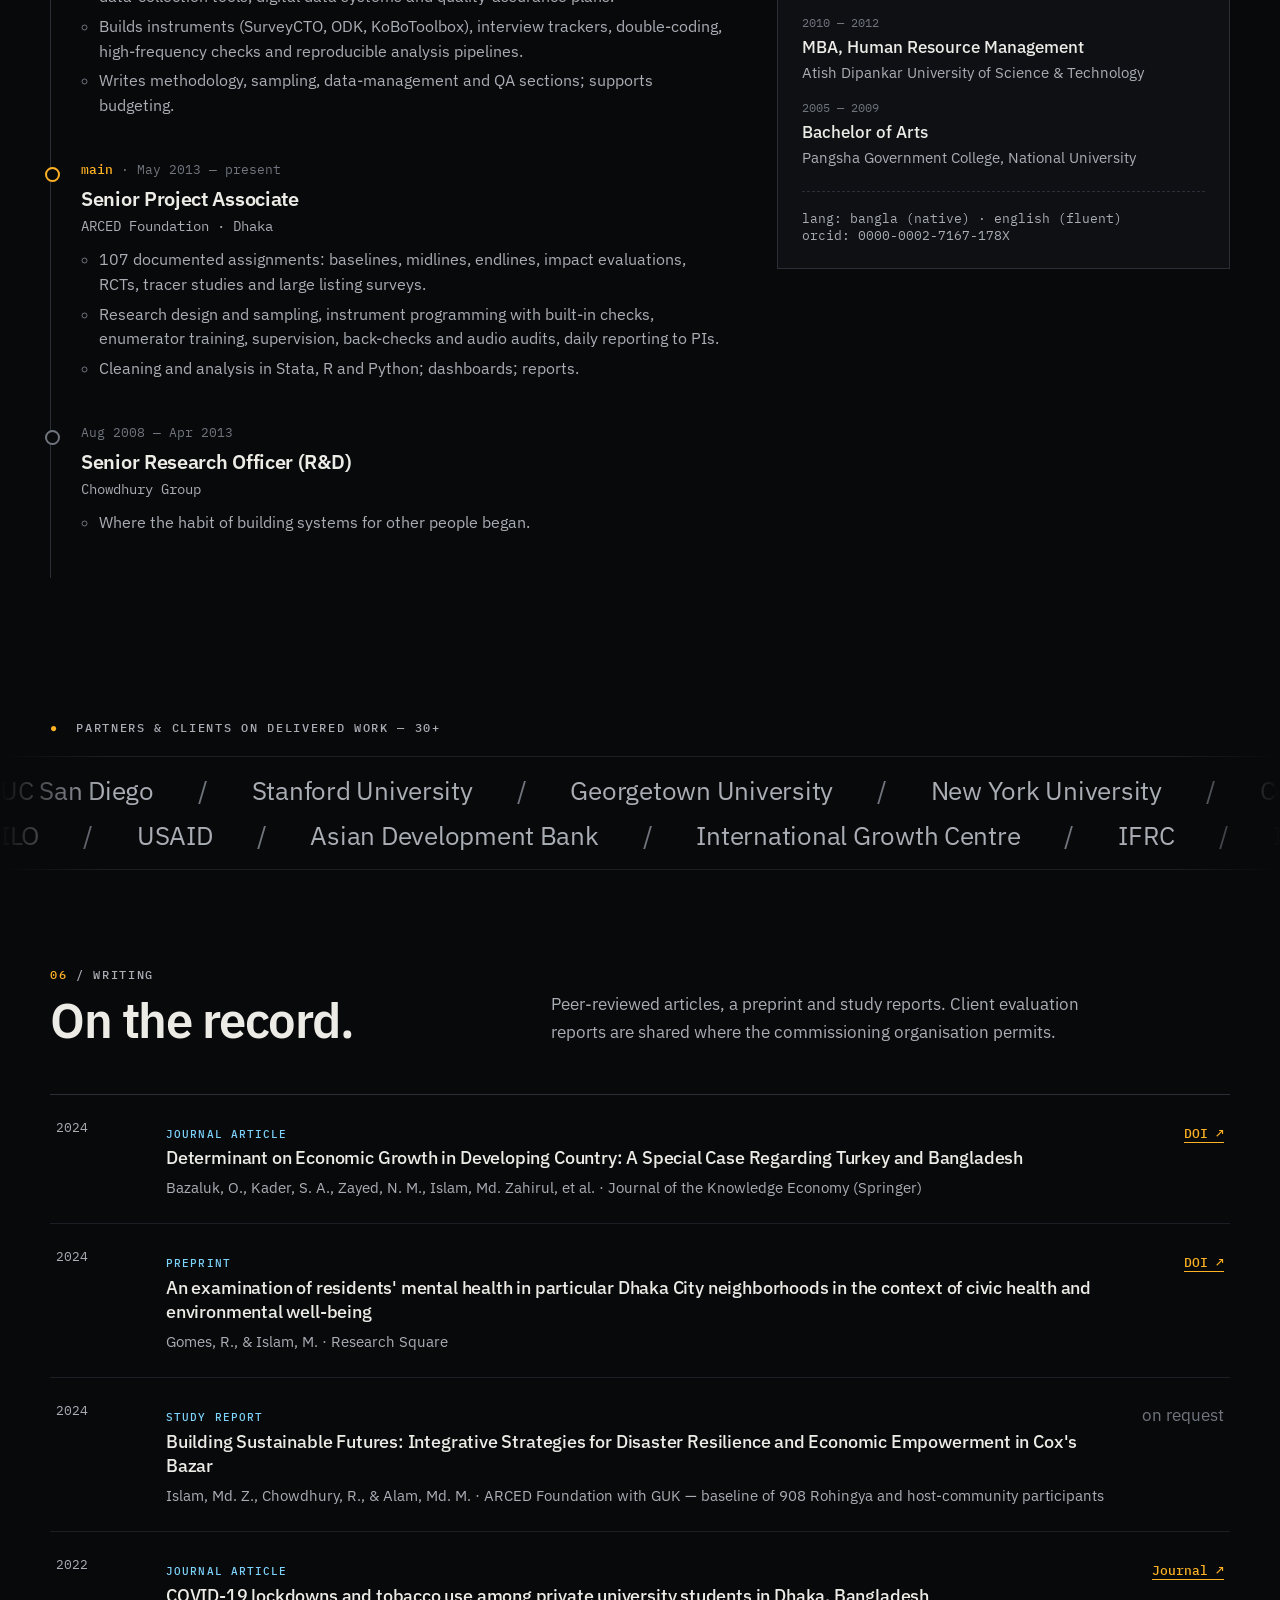
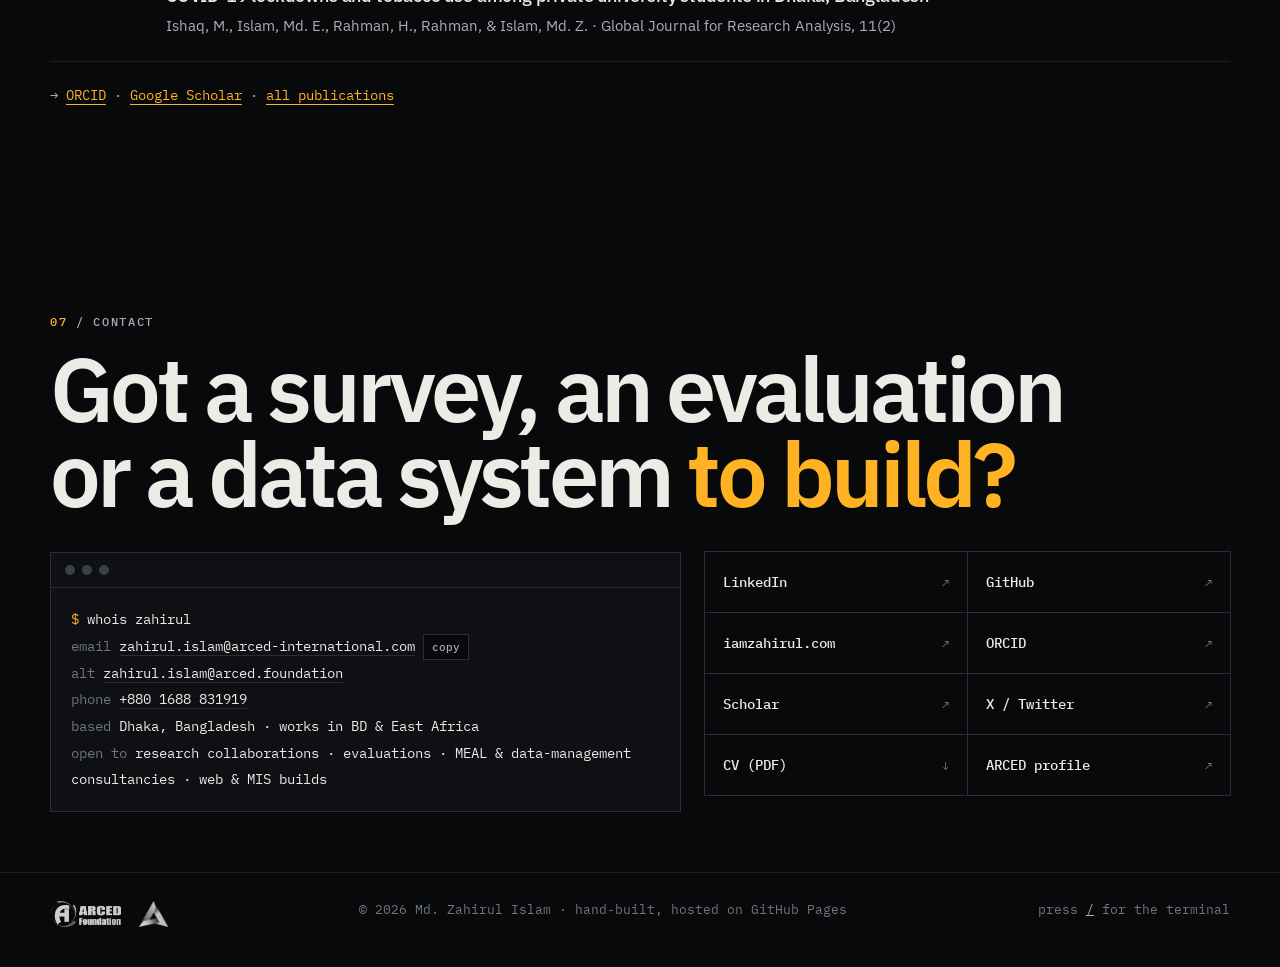
<file: projects.html>
<!doctype html>
<html lang="en"><head><meta charset="utf-8"><meta name="viewport" content="width=device-width, initial-scale=1">
<title>Redirecting… — Zahirul Islam</title>
<link rel="canonical" href="https://iamzahirul.github.io/#work">
<meta http-equiv="refresh" content="0; url=index.html#work">
<meta name="robots" content="noindex">
<style>body{margin:0;min-height:100vh;display:grid;place-items:center;background:#08090b;color:#a9adb4;font:14px ui-monospace,Menlo,Consolas,monospace}a{color:#ffb224}</style>
<script>location.replace('index.html#work');</script>
</head><body><p>moved → <a href="index.html#work">iamzahirul.github.io/#work</a></p></body></html>
</file>
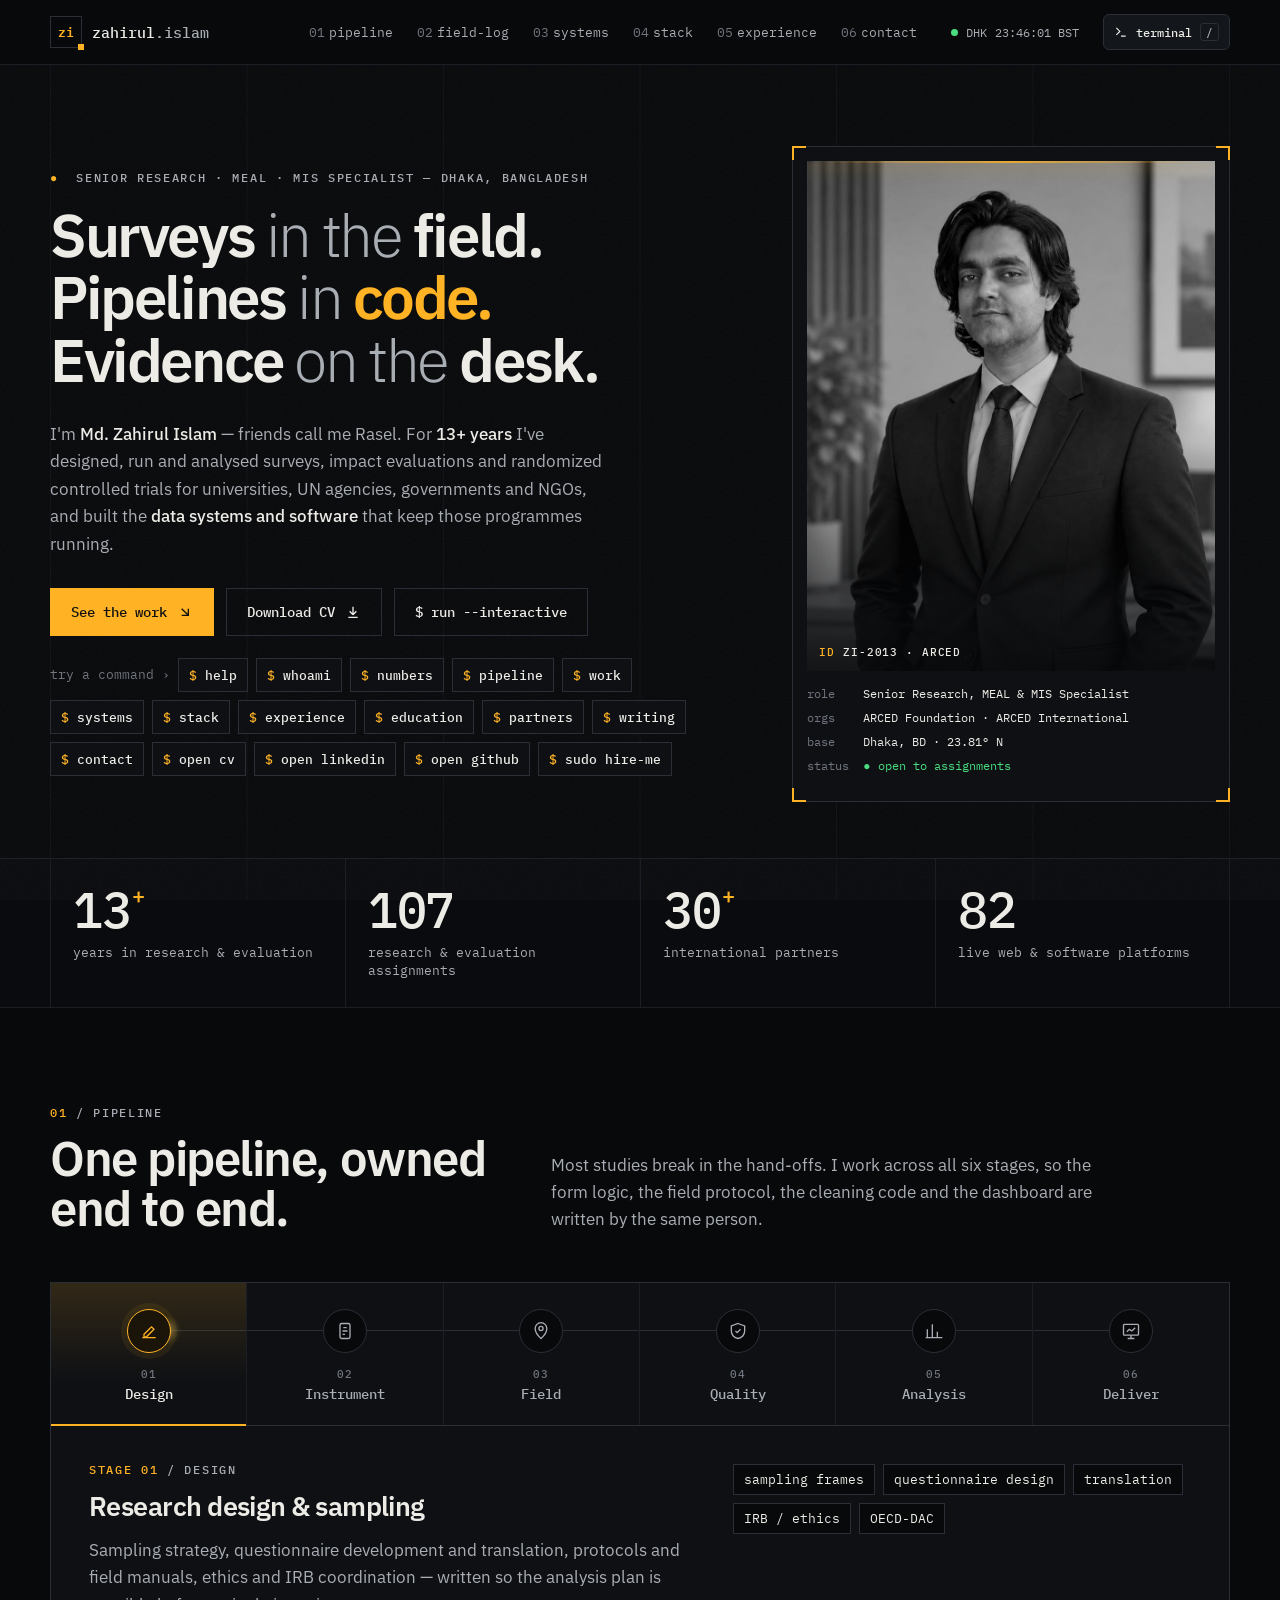
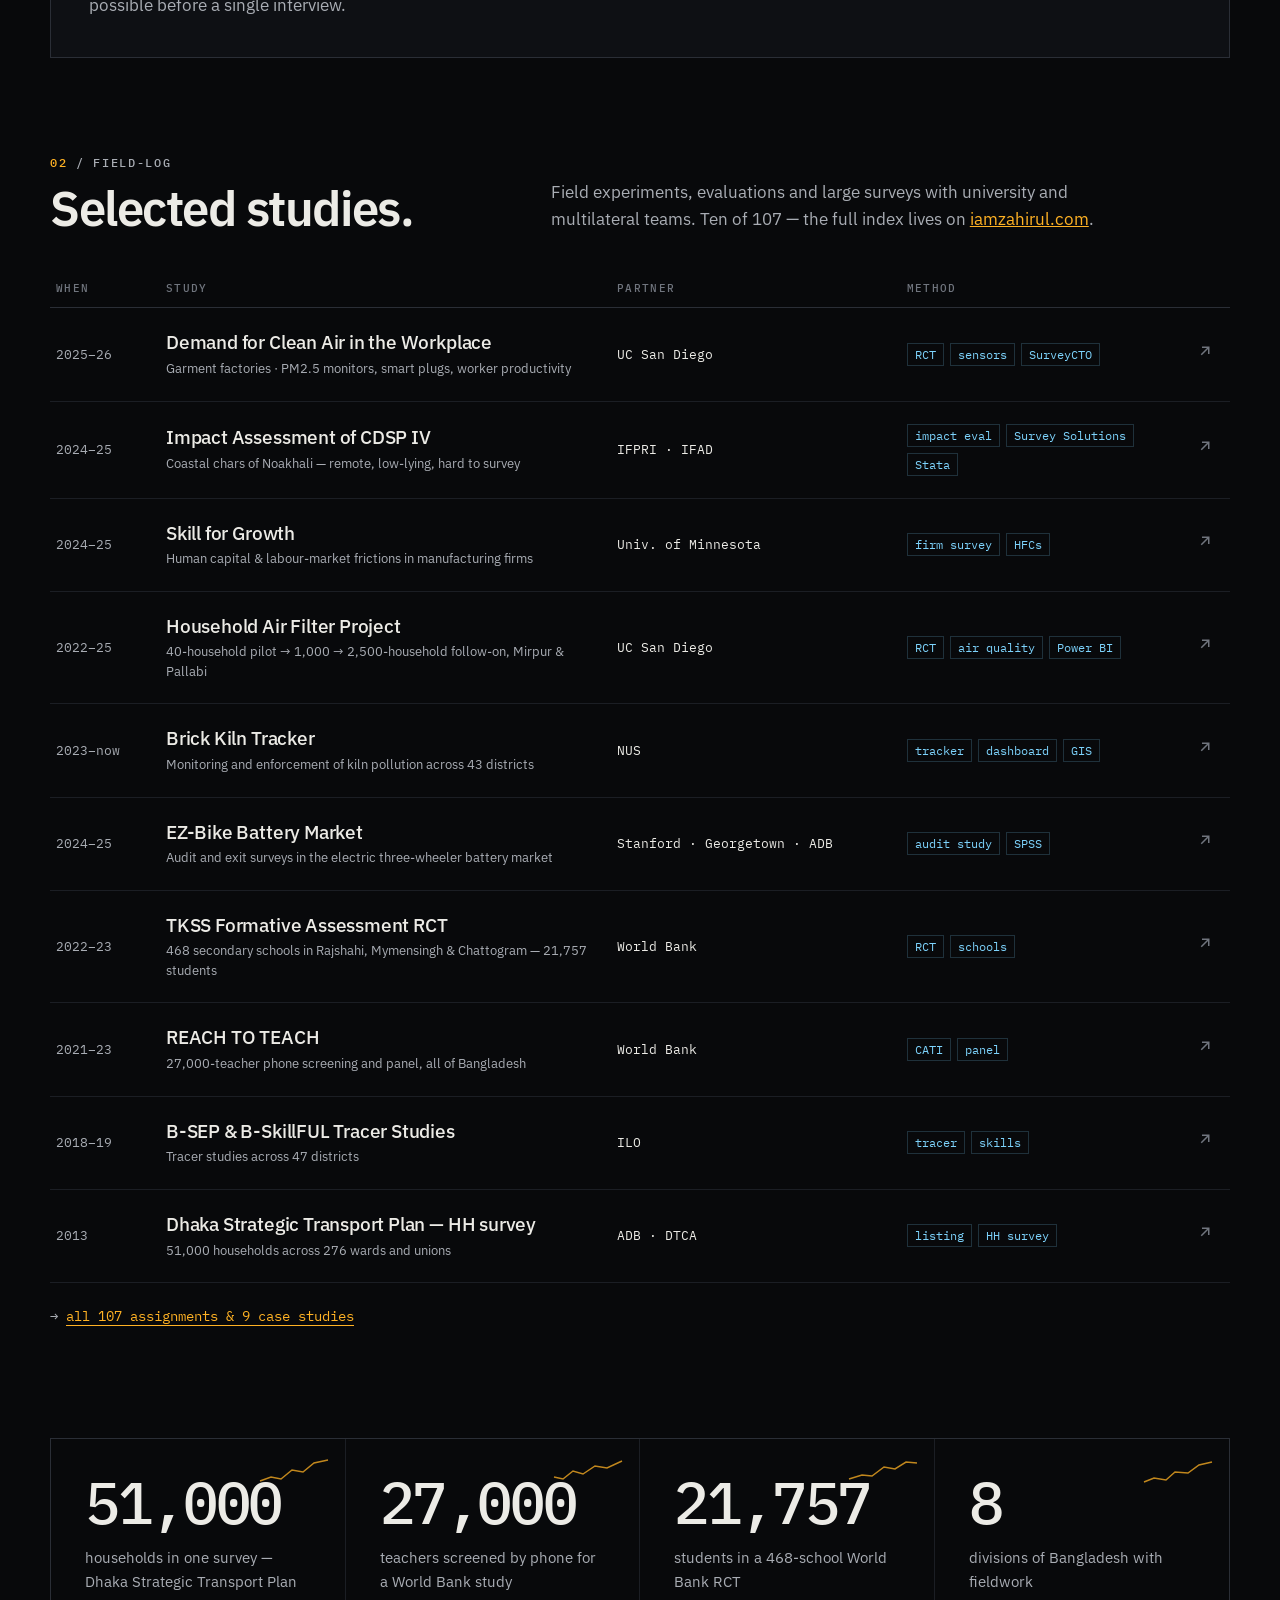
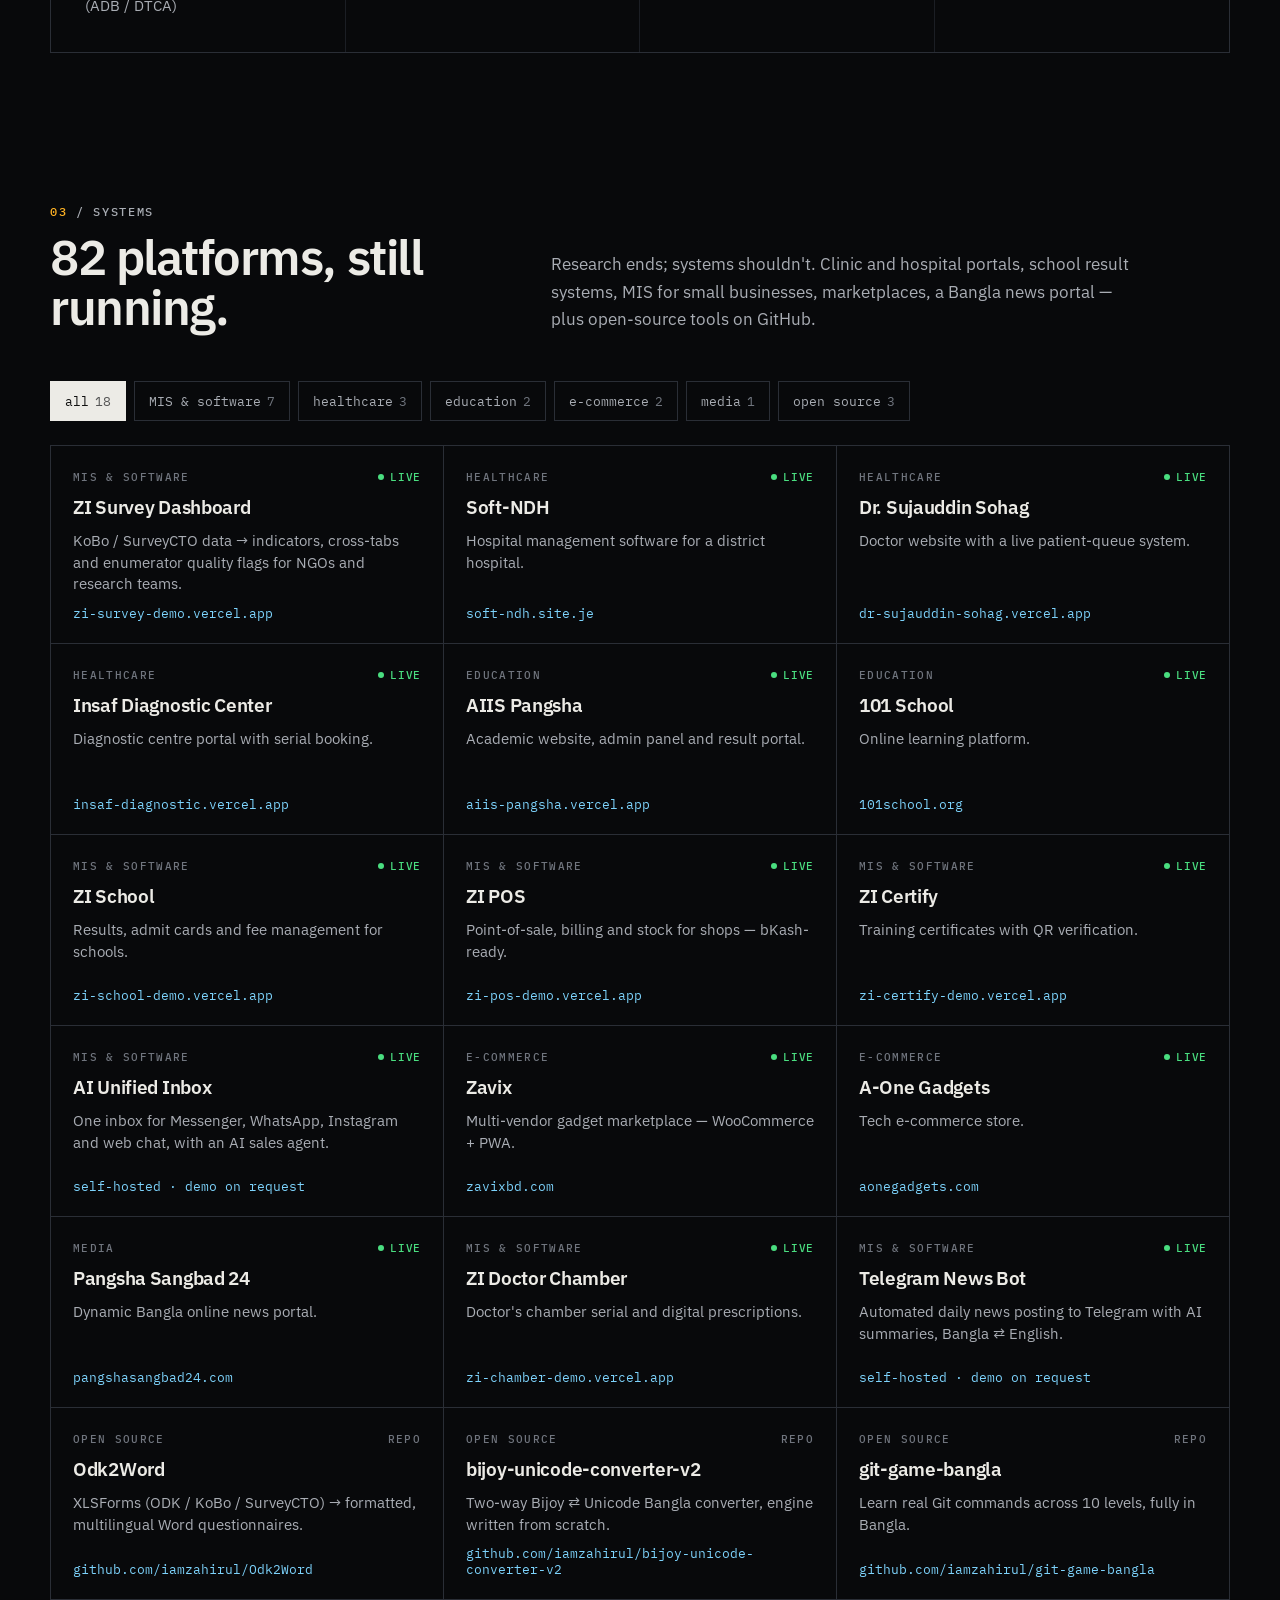
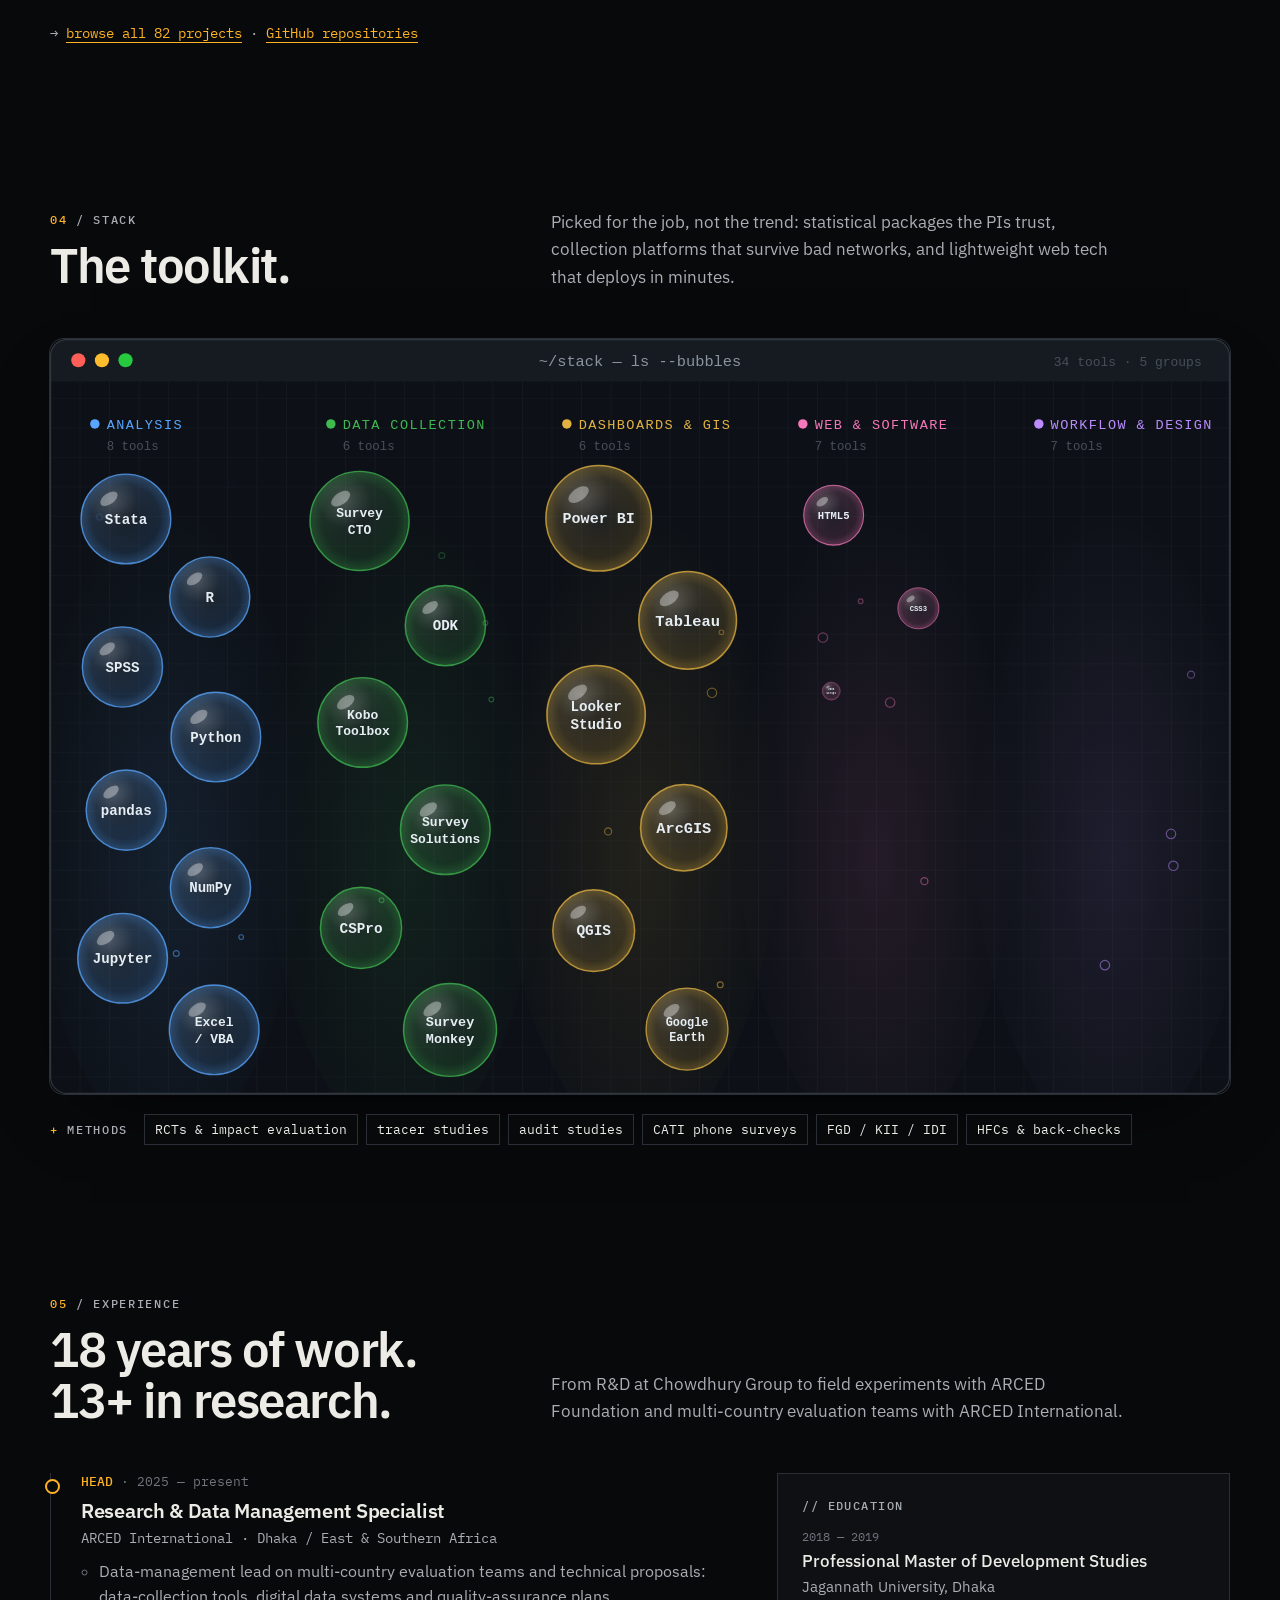
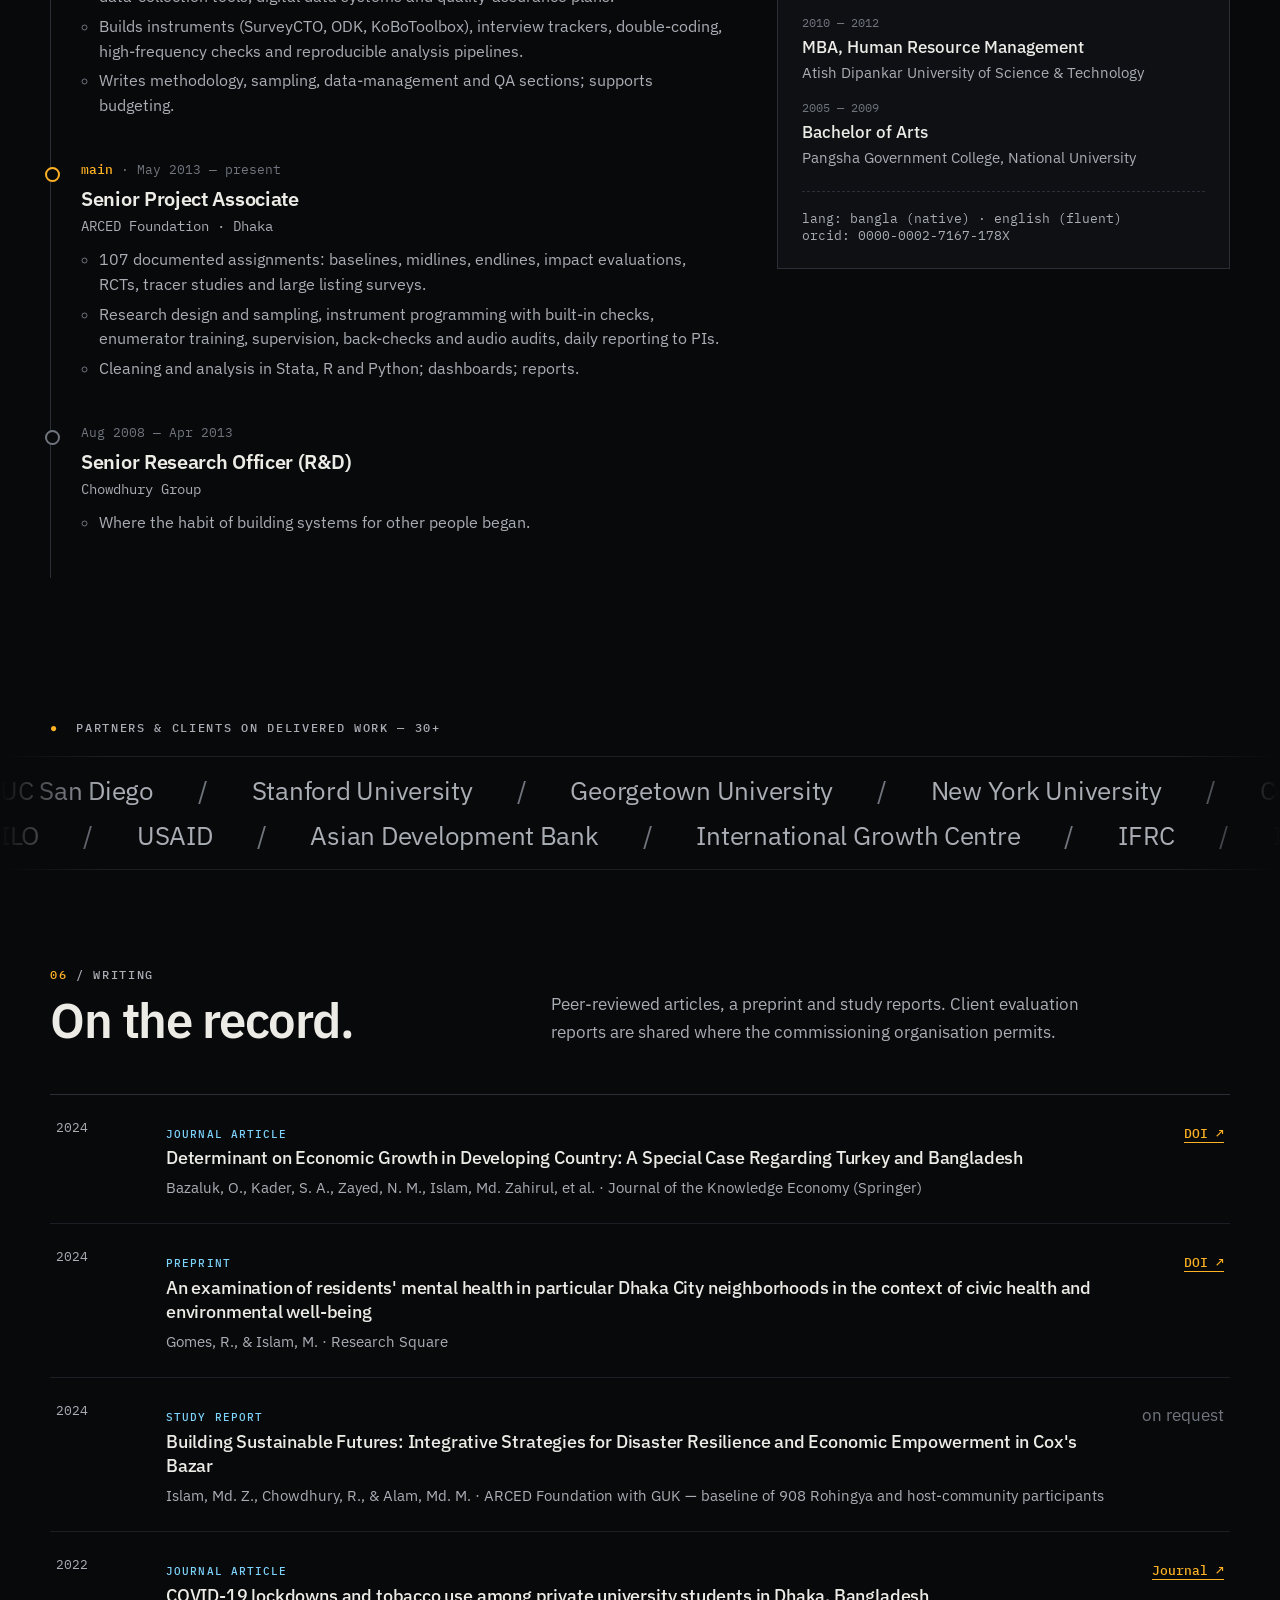
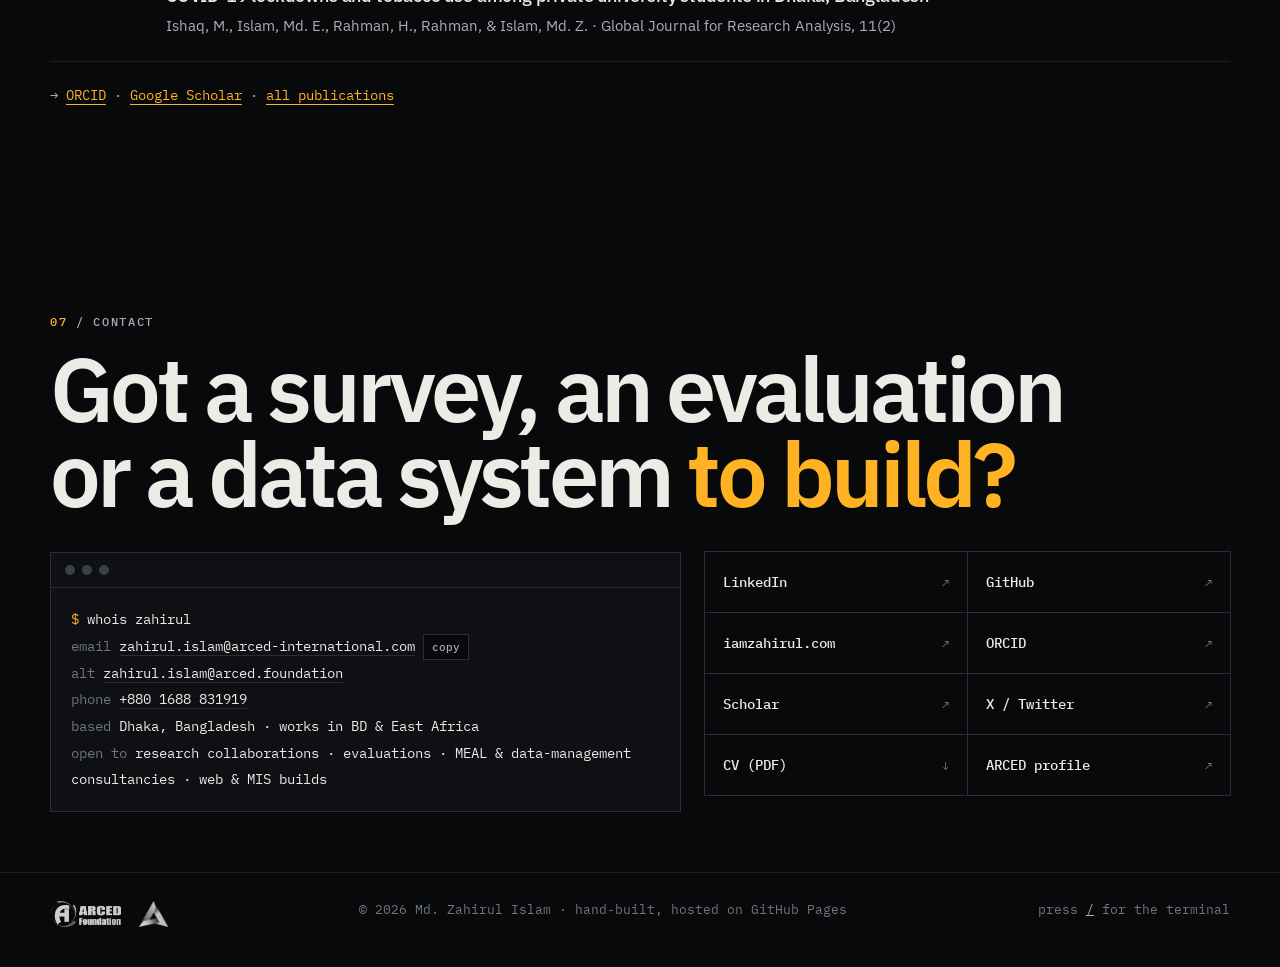
<file: publications.html>
<!doctype html>
<html lang="en"><head><meta charset="utf-8"><meta name="viewport" content="width=device-width, initial-scale=1">
<title>Redirecting… — Zahirul Islam</title>
<link rel="canonical" href="https://iamzahirul.github.io/#writing">
<meta http-equiv="refresh" content="0; url=index.html#writing">
<meta name="robots" content="noindex">
<style>body{margin:0;min-height:100vh;display:grid;place-items:center;background:#08090b;color:#a9adb4;font:14px ui-monospace,Menlo,Consolas,monospace}a{color:#ffb224}</style>
<script>location.replace('index.html#writing');</script>
</head><body><p>moved → <a href="index.html#writing">iamzahirul.github.io/#writing</a></p></body></html>
</file>
